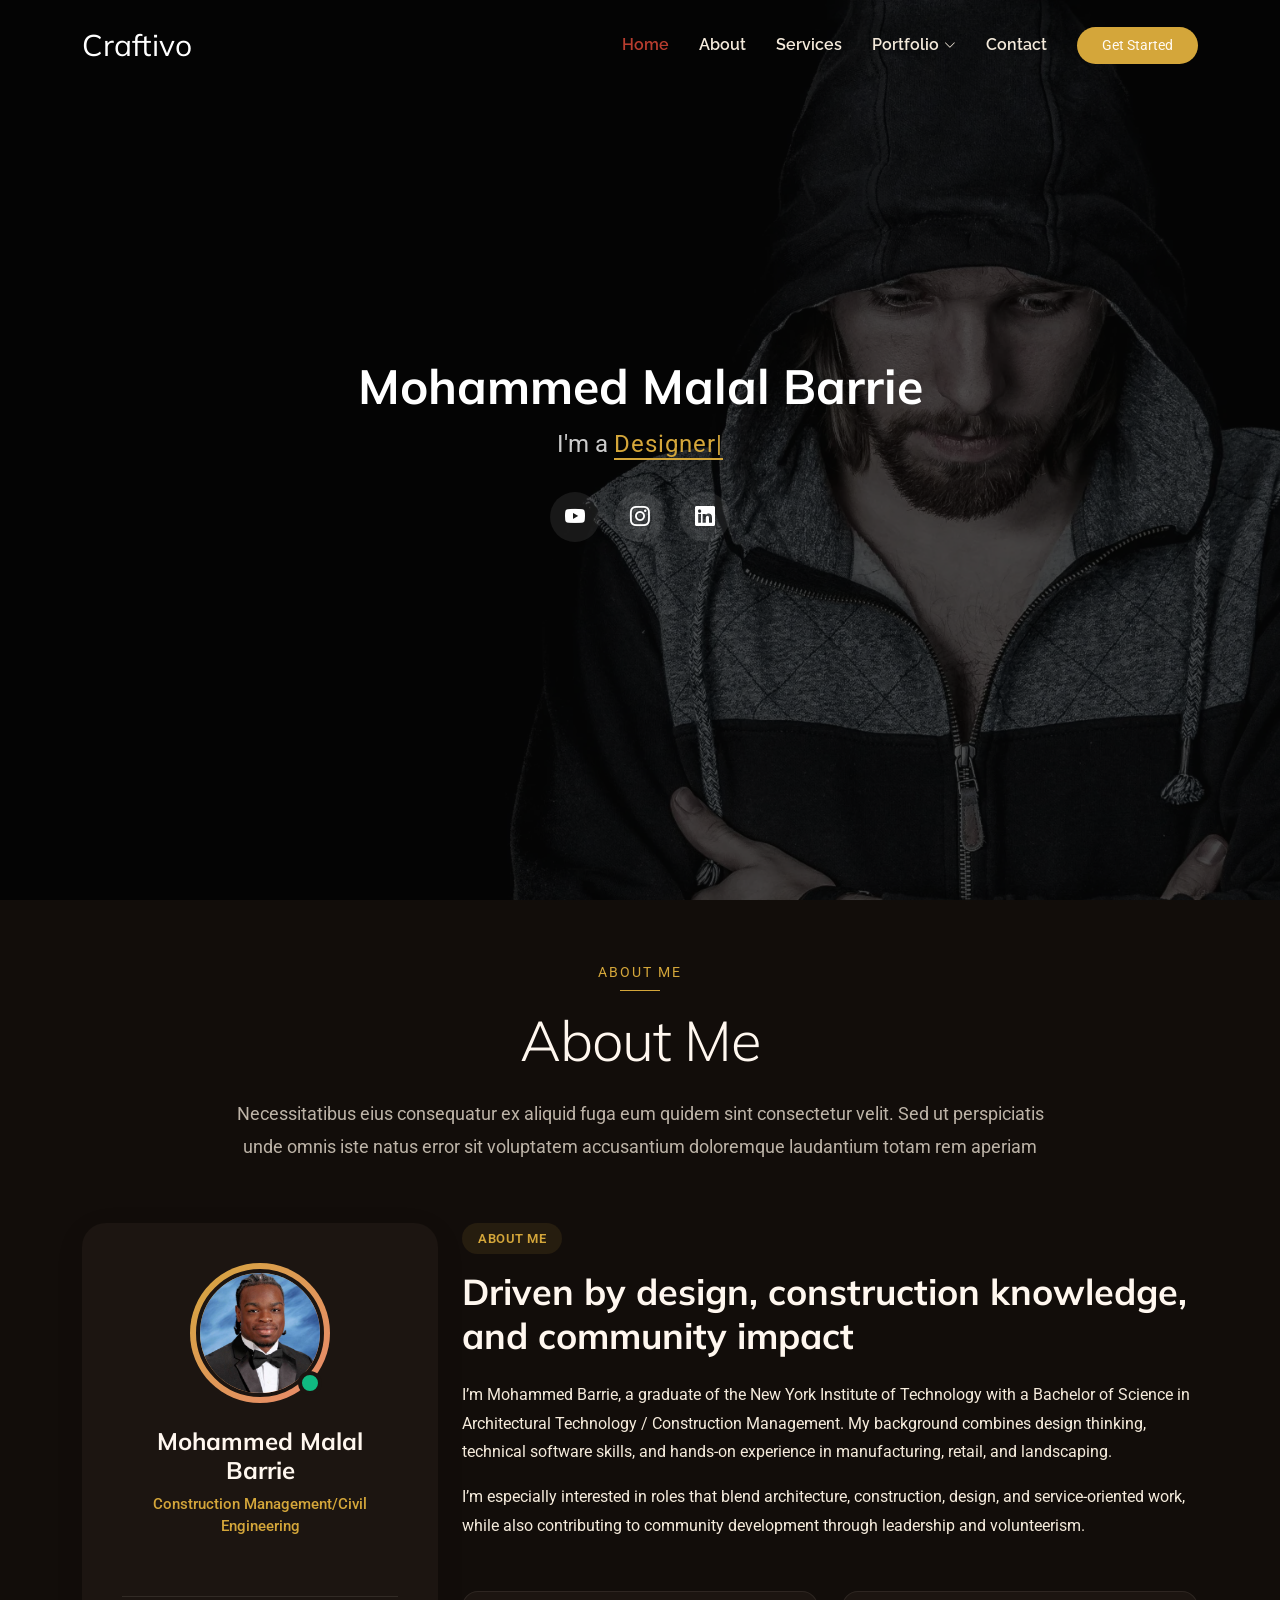
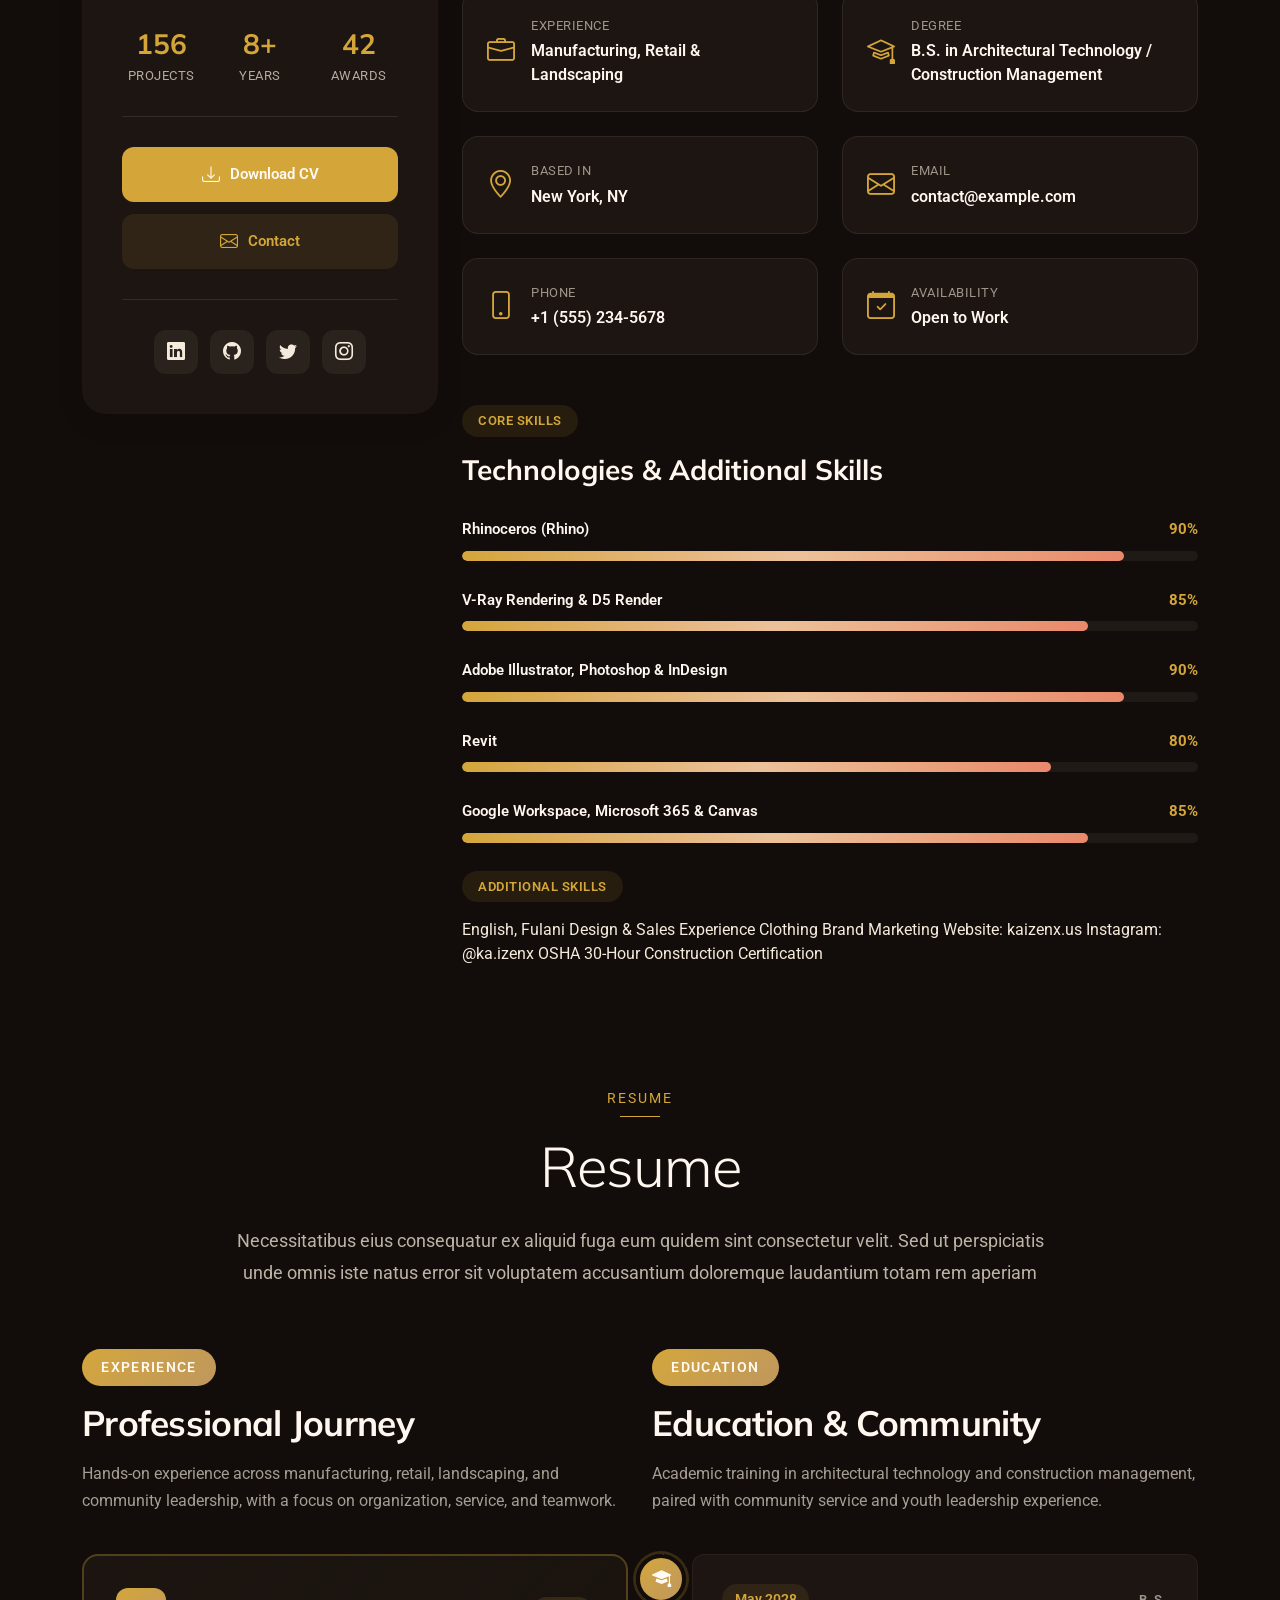
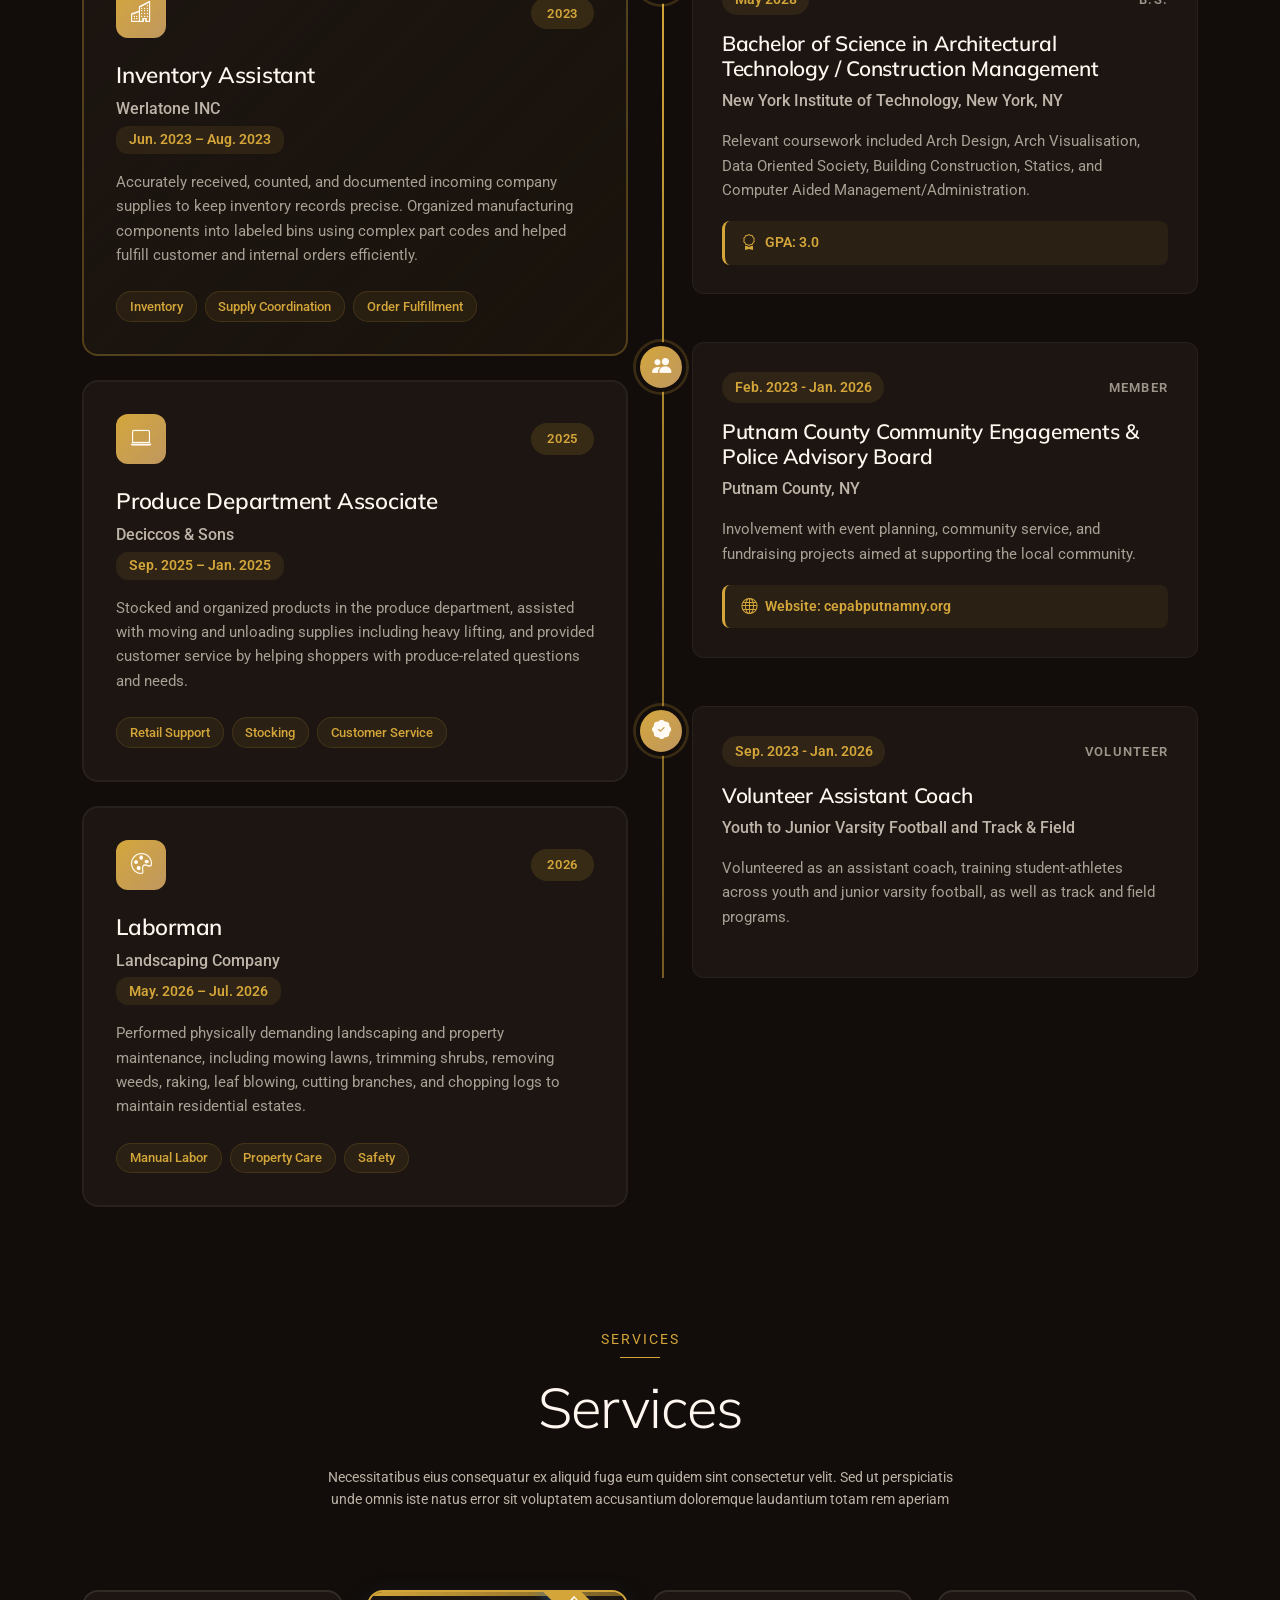
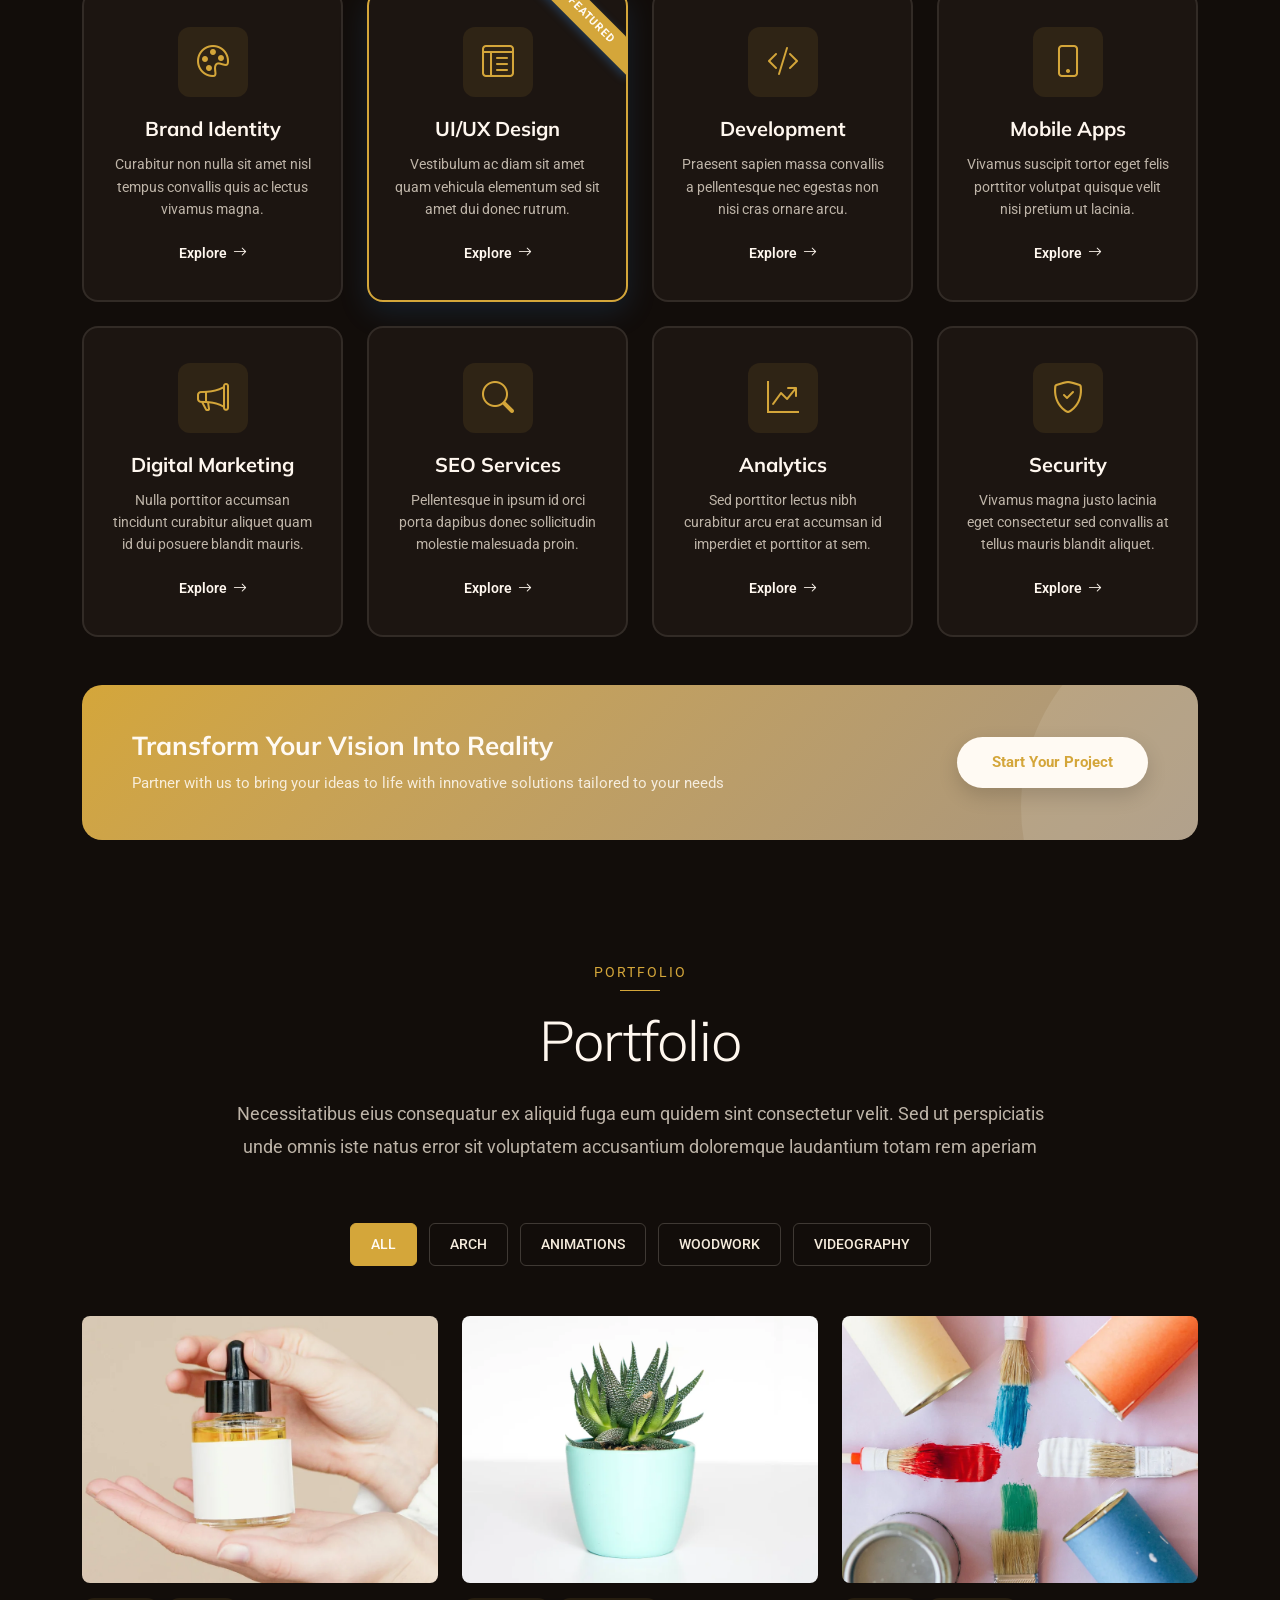
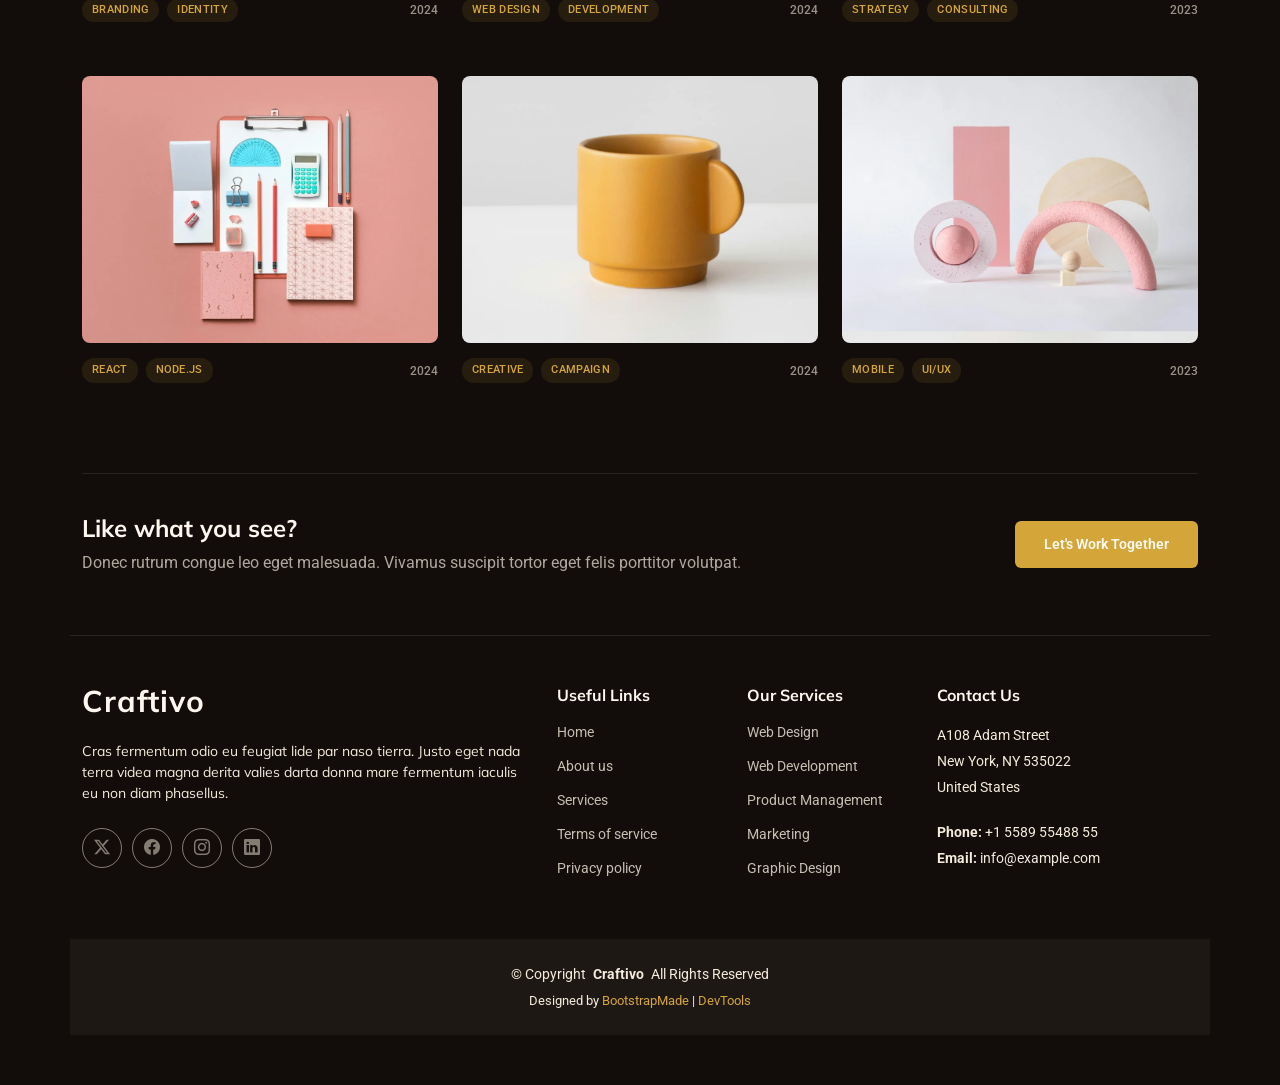
<file: index.html>
<!DOCTYPE html>
<html lang="en">

<head>
  <meta charset="utf-8">
  <meta content="width=device-width, initial-scale=1.0" name="viewport">
  <title>Index - Craftivo Bootstrap Template</title>
  <meta name="description" content="">
  <meta name="keywords" content="">

  <!-- Favicons -->
  <link href="assets/img/favicon.png" rel="icon">
  <link href="assets/img/apple-touch-icon.png" rel="apple-touch-icon">

  <!-- Fonts -->
  <link href="https://fonts.googleapis.com" rel="preconnect">
  <link href="https://fonts.gstatic.com" rel="preconnect" crossorigin>
  <link href="https://fonts.googleapis.com/css2?family=Roboto:ital,wght@0,100;0,300;0,400;0,500;0,700;0,900;1,100;1,300;1,400;1,500;1,700;1,900&family=Raleway:ital,wght@0,100;0,200;0,300;0,400;0,500;0,600;0,700;0,800;0,900;1,100;1,200;1,300;1,400;1,500;1,600;1,700;1,800;1,900&family=Mulish:ital,wght@0,200;0,300;0,400;0,500;0,600;0,700;0,800;0,900;1,200;1,300;1,400;1,500;1,600;1,700;1,800;1,900&display=swap" rel="stylesheet">

  <!-- Vendor CSS Files -->
  <link href="assets/vendor/bootstrap/css/bootstrap.min.css" rel="stylesheet">
  <link href="assets/vendor/bootstrap-icons/bootstrap-icons.css" rel="stylesheet">
  <link href="assets/vendor/aos/aos.css" rel="stylesheet">
  <link href="assets/vendor/glightbox/css/glightbox.min.css" rel="stylesheet">
  <link href="assets/vendor/swiper/swiper-bundle.min.css" rel="stylesheet">

  <!-- Main CSS File -->
  <link href="assets/css/main.css" rel="stylesheet">

  <!-- =======================================================
  * Template Name: Craftivo
  * Template URL: https://bootstrapmade.com/craftivo-bootstrap-portfolio-template/
  * Updated: Oct 04 2025 with Bootstrap v5.3.8
  * Author: BootstrapMade.com
  * License: https://bootstrapmade.com/license/
  ======================================================== -->
</head>

<body class="index-page">

  <header id="header" class="header d-flex align-items-center fixed-top">
    <div class="container-fluid container-xl position-relative d-flex align-items-center">

      <a href="index.html" class="logo d-flex align-items-center me-auto">
        <!-- Uncomment the line below if you also wish to use an image logo -->
        <!-- <img src="assets/img/logo.webp" alt=""> -->
        <h1 class="sitename">Craftivo</h1>
      </a>

      <nav id="navmenu" class="navmenu">
        <ul>
          <li><a href="#hero" class="active">Home</a></li>
          <li><a href="#about">About</a></li>
          <li><a href="#services">Services</a></li>
          <li class="dropdown"><a href="#portfolio"><span>Portfolio</span> <i class="bi bi-chevron-down toggle-dropdown"></i></a>
            <ul>
              <li><a href="#portfolio" data-portfolio-filter=".filter-arch">ARCH</a></li>
              <li><a href="#portfolio" data-portfolio-filter=".filter-animations">ANIMATIONS</a></li>
              <li><a href="#portfolio" data-portfolio-filter=".filter-woodwork">WOODWORK</a></li>
              <li><a href="#portfolio" data-portfolio-filter=".filter-videography">VIDEOGRAPHY</a></li>
            </ul>
          </li>
          <li><a href="#contact">Contact</a></li>
        </ul>
        <i class="mobile-nav-toggle d-xl-none bi bi-list"></i>
      </nav>

      <a class="btn-getstarted" href="#about">Get Started</a>

    </div>
  </header>

  <main class="main">

    <!-- Hero Section -->
    <section id="hero" class="hero section dark-background">

      <img src="assets/img/profile/profile-bg-5.webp" alt="" data-aos="fade-in">

      <div class="container" data-aos="fade-up" data-aos-delay="100">
        <div class="row justify-content-center">
          <div class="col-lg-8 text-center">
            <h2>Mohammed Malal Barrie</h2>
            <p>I'm a <span class="typed" data-typed-items="Designer, Developer, Freelancer, Photographer"></span><span class="typed-cursor" aria-hidden="true"></span></p>
            <div class="social-links">
            
              <a href="#"><i class="bi bi-youtube"></i></a>
              <a href="#"><i class="bi bi-instagram"></i></a>
              <a href="#"><i class="bi bi-linkedin"></i></a>
            </div>
          </div>
        </div>
      </div>

    </section><!-- /Hero Section -->

    <!-- About Section -->
    <section id="about" class="about section">

      <!-- Section Title -->
      <div class="container section-title" data-aos="fade-up">
        <span class="subtitle">About Me</span>
        <h2>About Me</h2>
        <p>Necessitatibus eius consequatur ex aliquid fuga eum quidem sint consectetur velit. Sed ut perspiciatis unde omnis iste natus error sit voluptatem accusantium doloremque laudantium totam rem aperiam</p>
      </div><!-- End Section Title -->

      <div class="container" data-aos="fade-up" data-aos-delay="100">

        <div class="row gy-5">
          <div class="col-lg-4" data-aos="zoom-in" data-aos-delay="150">
            <div class="profile-card">
              <div class="profile-header">
                <div class="profile-avatar">
                  <img src="assets/img/profile/profile-square-3.jpg" class="img-fluid" alt="">
                  <div class="status-indicator"></div>
                </div>
                <h3>Mohammed Malal Barrie</h3>
                <span class="role"> Construction Management/Civil Engineering </span>
                <div class="rating">
                  
            
                </div>
              </div>

              <div class="profile-stats">
                <div class="stat-item">
                  <h4>156</h4>
                  <p>Projects</p>
                </div>
                <div class="stat-item">
                  <h4>8+</h4>
                  <p>Years</p>
                </div>
                <div class="stat-item">
                  <h4>42</h4>
                  <p>Awards</p>
                </div>
              </div>

              <div class="profile-actions">
                <a href="#" class="btn-primary"><i class="bi bi-download"></i> Download CV</a>
                <a href="#" class="btn-secondary"><i class="bi bi-envelope"></i> Contact</a>
              </div>

              <div class="social-connect">
                <a href="#"><i class="bi bi-linkedin"></i></a>
                <a href="#"><i class="bi bi-github"></i></a>
                <a href="#"><i class="bi bi-twitter"></i></a>
                <a href="#"><i class="bi bi-instagram"></i></a>
              </div>
            </div>
          </div>

          <div class="col-lg-8" data-aos="fade-left" data-aos-delay="200">
            <div class="content-wrapper">
              <div class="bio-section">
                <div class="section-tag">About Me</div>
                <h2>Driven by design, construction knowledge, and community impact</h2>
                <p>I’m Mohammed Barrie, a graduate of the New York Institute of Technology with a Bachelor of Science in Architectural Technology / Construction Management. My background combines design thinking, technical software skills, and hands-on experience in manufacturing, retail, and landscaping.</p>
                <p>I’m especially interested in roles that blend architecture, construction, design, and service-oriented work, while also contributing to community development through leadership and volunteerism.</p>
              </div>

              <div class="details-grid">
                <div class="detail-item" data-aos="fade-up" data-aos-delay="250">
                  <i class="bi bi-briefcase"></i>
                  <div class="detail-content">
                    <span>Experience</span>
                    <strong>Manufacturing, Retail &amp; Landscaping</strong>
                  </div>
                </div>

                <div class="detail-item" data-aos="fade-up" data-aos-delay="300">
                  <i class="bi bi-mortarboard"></i>
                  <div class="detail-content">
                    <span>Degree</span>
                    <strong>B.S. in Architectural Technology / Construction Management</strong>
                  </div>
                </div>

                <div class="detail-item" data-aos="fade-up" data-aos-delay="350">
                  <i class="bi bi-geo-alt"></i>
                  <div class="detail-content">
                    <span>Based In</span>
                    <strong>New York, NY</strong>
                  </div>
                </div>

                <div class="detail-item" data-aos="fade-up" data-aos-delay="100">
                  <i class="bi bi-envelope"></i>
                  <div class="detail-content">
                    <span>Email</span>
                    <strong>contact@example.com</strong>
                  </div>
                </div>

                <div class="detail-item" data-aos="fade-up" data-aos-delay="150">
                  <i class="bi bi-phone"></i>
                  <div class="detail-content">
                    <span>Phone</span>
                    <strong>+1 (555) 234-5678</strong>
                  </div>
                </div>

                <div class="detail-item" data-aos="fade-up" data-aos-delay="200">
                  <i class="bi bi-calendar-check"></i>
                  <div class="detail-content">
                    <span>Availability</span>
                    <strong>Open to Work</strong>
                  </div>
                </div>
              </div>

              <div class="skills-showcase" data-aos="fade-up" data-aos-delay="250">
                <div class="section-tag">Core Skills</div>
                <h3>Technologies &amp; Additional Skills</h3>

                <div class="skills-list skills-animation">
                  <div class="skill-item">
                    <div class="skill-info">
                      <span class="skill-name">Rhinoceros (Rhino)</span>
                      <span class="skill-percent">90%</span>
                    </div>
                    <div class="progress">
                      <div class="progress-bar" role="progressbar" aria-valuenow="90" aria-valuemin="0" aria-valuemax="100"></div>
                    </div>
                  </div>

                  <div class="skill-item">
                    <div class="skill-info">
                      <span class="skill-name">V-Ray Rendering &amp; D5 Render</span>
                      <span class="skill-percent">85%</span>
                    </div>
                    <div class="progress">
                      <div class="progress-bar" role="progressbar" aria-valuenow="85" aria-valuemin="0" aria-valuemax="100"></div>
                    </div>
                  </div>

                  <div class="skill-item">
                    <div class="skill-info">
                      <span class="skill-name">Adobe Illustrator, Photoshop &amp; InDesign</span>
                      <span class="skill-percent">90%</span>
                    </div>
                    <div class="progress">
                      <div class="progress-bar" role="progressbar" aria-valuenow="90" aria-valuemin="0" aria-valuemax="100"></div>
                    </div>
                  </div>

                  <div class="skill-item">
                    <div class="skill-info">
                      <span class="skill-name">Revit</span>
                      <span class="skill-percent">80%</span>
                    </div>
                    <div class="progress">
                      <div class="progress-bar" role="progressbar" aria-valuenow="80" aria-valuemin="0" aria-valuemax="100"></div>
                    </div>
                  </div>

                  <div class="skill-item">
                    <div class="skill-info">
                      <span class="skill-name">Google Workspace, Microsoft 365 &amp; Canvas</span>
                      <span class="skill-percent">85%</span>
                    </div>
                    <div class="progress">
                      <div class="progress-bar" role="progressbar" aria-valuenow="85" aria-valuemin="0" aria-valuemax="100"></div>
                    </div>
                  </div>
                </div>

                <div class="mt-4">
                  <div class="section-tag">Additional Skills</div>
                  <div class="skills-tags">
                    <span class="skill-tag">English, Fulani</span>
                    <span class="skill-tag">Design &amp; Sales Experience</span>
                    <span class="skill-tag">Clothing Brand Marketing</span>
                    <span class="skill-tag">Website: kaizenx.us</span>
                    <span class="skill-tag">Instagram: @ka.izenx</span>
                    <span class="skill-tag">OSHA 30-Hour Construction Certification</span>
                  </div>
                </div>
              </div>
            </div>
          </div>
        </div>

      </div>

    </section><!-- /About Section -->

    <!-- Resume Section -->
    <section id="resume" class="resume section">

      <!-- Section Title -->
      <div class="container section-title" data-aos="fade-up">
        <span class="subtitle">Resume</span>
        <h2>Resume</h2>
        <p>Necessitatibus eius consequatur ex aliquid fuga eum quidem sint consectetur velit. Sed ut perspiciatis unde omnis iste natus error sit voluptatem accusantium doloremque laudantium totam rem aperiam</p>
      </div><!-- End Section Title -->

      <div class="container" data-aos="fade-up" data-aos-delay="100">

        <div class="row gy-5">
          <div class="col-lg-6">
            <div class="experience-section">
              <div class="section-header" data-aos="fade-right" data-aos-delay="200">
                <div class="header-content">
                  <span class="section-badge">Experience</span>
                  <h2>Professional Journey</h2>
                  <p>Hands-on experience across manufacturing, retail, landscaping, and community leadership, with a focus on organization, service, and teamwork.</p>
                </div>
              </div>

              <div class="experience-cards">
                <div class="exp-card featured" data-aos="zoom-in" data-aos-delay="300">
                  <div class="card-header">
                    <div class="company-logo">
                      <i class="bi bi-buildings"></i>
                    </div>
                    <div class="period-badge">2023</div>
                  </div>
                  <div class="card-body">
                    <h3>Inventory Assistant</h3>
                    <p class="company-name">Werlatone INC</p>
                    <span class="duration">Jun. 2023 – Aug. 2023</span>
                    <p class="description">Accurately received, counted, and documented incoming company supplies to keep inventory records precise. Organized manufacturing components into labeled bins using complex part codes and helped fulfill customer and internal orders efficiently.</p>
                    <div class="skills-tags">
                      <span class="skill-tag">Inventory</span>
                      <span class="skill-tag">Supply Coordination</span>
                      <span class="skill-tag">Order Fulfillment</span>
                    </div>
                  </div>
                </div>

                <div class="exp-card" data-aos="zoom-in" data-aos-delay="350">
                  <div class="card-header">
                    <div class="company-logo">
                      <i class="bi bi-laptop"></i>
                    </div>
                    <div class="period-badge">2025</div>
                  </div>
                  <div class="card-body">
                    <h3>Produce Department Associate</h3>
                    <p class="company-name">Deciccos &amp; Sons</p>
                    <span class="duration">Sep. 2025 – Jan. 2025</span>
                    <p class="description">Stocked and organized products in the produce department, assisted with moving and unloading supplies including heavy lifting, and provided customer service by helping shoppers with produce-related questions and needs.</p>
                    <div class="skills-tags">
                      <span class="skill-tag">Retail Support</span>
                      <span class="skill-tag">Stocking</span>
                      <span class="skill-tag">Customer Service</span>
                    </div>
                  </div>
                </div>

                <div class="exp-card" data-aos="zoom-in" data-aos-delay="400">
                  <div class="card-header">
                    <div class="company-logo">
                      <i class="bi bi-palette"></i>
                    </div>
                    <div class="period-badge">2026</div>
                  </div>
                  <div class="card-body">
                    <h3>Laborman</h3>
                    <p class="company-name">Landscaping Company</p>
                    <span class="duration">May. 2026 – Jul. 2026</span>
                    <p class="description">Performed physically demanding landscaping and property maintenance, including mowing lawns, trimming shrubs, removing weeds, raking, leaf blowing, cutting branches, and chopping logs to maintain residential estates.</p>
                    <div class="skills-tags">
                      <span class="skill-tag">Manual Labor</span>
                      <span class="skill-tag">Property Care</span>
                      <span class="skill-tag">Safety</span>
                    </div>
                  </div>
                </div>
              </div>
            </div>
          </div>

          <div class="col-lg-6">
            <div class="education-section">
              <div class="section-header" data-aos="fade-left" data-aos-delay="200">
                <div class="header-content">
                  <span class="section-badge">Education</span>
                  <h2>Education &amp; Community</h2>
                  <p>Academic training in architectural technology and construction management, paired with community service and youth leadership experience.</p>
                </div>
              </div>

              <div class="education-timeline" data-aos="fade-left" data-aos-delay="300">
                <div class="timeline-track">
                  <div class="timeline-item">
                    <div class="timeline-marker">
                      <i class="bi bi-mortarboard-fill"></i>
                    </div>
                    <div class="timeline-content">
                      <div class="education-meta">
                        <span class="year-range">May 2028</span>
                        <span class="degree-level">B.S.</span>
                      </div>
                      <h4>Bachelor of Science in Architectural Technology / Construction Management</h4>
                      <p class="institution">New York Institute of Technology, New York, NY</p>
                      <p class="description">Relevant coursework included Arch Design, Arch Visualisation, Data Oriented Society, Building Construction, Statics, and Computer Aided Management/Administration.</p>
                      <div class="achievement">
                        <i class="bi bi-award"></i>
                        <span>GPA: 3.0</span>
                      </div>
                    </div>
                  </div>

                  <div class="timeline-item">
                    <div class="timeline-marker">
                      <i class="bi bi-people-fill"></i>
                    </div>
                    <div class="timeline-content">
                      <div class="education-meta">
                        <span class="year-range">Feb. 2023 - Jan. 2026</span>
                        <span class="degree-level">Member</span>
                      </div>
                      <h4>Putnam County Community Engagements &amp; Police Advisory Board</h4>
                      <p class="institution">Putnam County, NY</p>
                      <p class="description">Involvement with event planning, community service, and fundraising projects aimed at supporting the local community.</p>
                      <div class="achievement">
                        <i class="bi bi-globe"></i>
                        <span>Website: cepabputnamny.org</span>
                      </div>
                    </div>
                  </div>

                  <div class="timeline-item">
                    <div class="timeline-marker">
                      <i class="bi bi-patch-check-fill"></i>
                    </div>
                    <div class="timeline-content">
                      <div class="education-meta">
                        <span class="year-range">Sep. 2023 - Jan. 2026</span>
                        <span class="degree-level">Volunteer</span>
                      </div>
                      <h4>Volunteer Assistant Coach</h4>
                      <p class="institution">Youth to Junior Varsity Football and Track &amp; Field</p>
                      <p class="description">Volunteered as an assistant coach, training student-athletes across youth and junior varsity football, as well as track and field programs.</p>
                    </div>
                  </div>
                </div>
              </div>
            </div>
          </div>
        </div>

      </div>

    </section><!-- /Resume Section -->

    <!-- Services Section -->
    <section id="services" class="services section">

      <!-- Section Title -->
      <div class="container section-title" data-aos="fade-up">
        <span class="subtitle">Services</span>
        <h2>Services</h2>
        <p>Necessitatibus eius consequatur ex aliquid fuga eum quidem sint consectetur velit. Sed ut perspiciatis unde omnis iste natus error sit voluptatem accusantium doloremque laudantium totam rem aperiam</p>
      </div><!-- End Section Title -->

      <div class="container" data-aos="fade-up" data-aos-delay="100">

        <div class="row gy-4">
          <div class="col-lg-3 col-md-6" data-aos="zoom-in" data-aos-delay="100">
            <div class="service-item">
              <div class="icon-wrapper">
                <i class="bi bi-palette"></i>
              </div>
              <h4>Brand Identity</h4>
              <p>Curabitur non nulla sit amet nisl tempus convallis quis ac lectus vivamus magna.</p>
              <a href="service-details.html" class="read-more">
                <span>Explore</span>
                <i class="bi bi-arrow-right"></i>
              </a>
            </div>
          </div>

          <div class="col-lg-3 col-md-6" data-aos="zoom-in" data-aos-delay="200">
            <div class="service-item featured">
              <div class="featured-tag">Featured</div>
              <div class="icon-wrapper">
                <i class="bi bi-layout-text-window-reverse"></i>
              </div>
              <h4>UI/UX Design</h4>
              <p>Vestibulum ac diam sit amet quam vehicula elementum sed sit amet dui donec rutrum.</p>
              <a href="service-details.html" class="read-more">
                <span>Explore</span>
                <i class="bi bi-arrow-right"></i>
              </a>
            </div>
          </div>

          <div class="col-lg-3 col-md-6" data-aos="zoom-in" data-aos-delay="300">
            <div class="service-item">
              <div class="icon-wrapper">
                <i class="bi bi-code-slash"></i>
              </div>
              <h4>Development</h4>
              <p>Praesent sapien massa convallis a pellentesque nec egestas non nisi cras ornare arcu.</p>
              <a href="service-details.html" class="read-more">
                <span>Explore</span>
                <i class="bi bi-arrow-right"></i>
              </a>
            </div>
          </div>

          <div class="col-lg-3 col-md-6" data-aos="zoom-in" data-aos-delay="400">
            <div class="service-item">
              <div class="icon-wrapper">
                <i class="bi bi-phone"></i>
              </div>
              <h4>Mobile Apps</h4>
              <p>Vivamus suscipit tortor eget felis porttitor volutpat quisque velit nisi pretium ut lacinia.</p>
              <a href="service-details.html" class="read-more">
                <span>Explore</span>
                <i class="bi bi-arrow-right"></i>
              </a>
            </div>
          </div>

          <div class="col-lg-3 col-md-6" data-aos="zoom-in" data-aos-delay="100">
            <div class="service-item">
              <div class="icon-wrapper">
                <i class="bi bi-megaphone"></i>
              </div>
              <h4>Digital Marketing</h4>
              <p>Nulla porttitor accumsan tincidunt curabitur aliquet quam id dui posuere blandit mauris.</p>
              <a href="service-details.html" class="read-more">
                <span>Explore</span>
                <i class="bi bi-arrow-right"></i>
              </a>
            </div>
          </div>

          <div class="col-lg-3 col-md-6" data-aos="zoom-in" data-aos-delay="200">
            <div class="service-item">
              <div class="icon-wrapper">
                <i class="bi bi-search"></i>
              </div>
              <h4>SEO Services</h4>
              <p>Pellentesque in ipsum id orci porta dapibus donec sollicitudin molestie malesuada proin.</p>
              <a href="service-details.html" class="read-more">
                <span>Explore</span>
                <i class="bi bi-arrow-right"></i>
              </a>
            </div>
          </div>

          <div class="col-lg-3 col-md-6" data-aos="zoom-in" data-aos-delay="300">
            <div class="service-item">
              <div class="icon-wrapper">
                <i class="bi bi-graph-up-arrow"></i>
              </div>
              <h4>Analytics</h4>
              <p>Sed porttitor lectus nibh curabitur arcu erat accumsan id imperdiet et porttitor at sem.</p>
              <a href="service-details.html" class="read-more">
                <span>Explore</span>
                <i class="bi bi-arrow-right"></i>
              </a>
            </div>
          </div>

          <div class="col-lg-3 col-md-6" data-aos="zoom-in" data-aos-delay="400">
            <div class="service-item">
              <div class="icon-wrapper">
                <i class="bi bi-shield-check"></i>
              </div>
              <h4>Security</h4>
              <p>Vivamus magna justo lacinia eget consectetur sed convallis at tellus mauris blandit aliquet.</p>
              <a href="service-details.html" class="read-more">
                <span>Explore</span>
                <i class="bi bi-arrow-right"></i>
              </a>
            </div>
          </div>

        </div>

        <div class="row mt-5">
          <div class="col-12" data-aos="fade-up" data-aos-delay="200">
            <div class="cta-box">
              <div class="row align-items-center">
                <div class="col-lg-8">
                  <h3>Transform Your Vision Into Reality</h3>
                  <p>Partner with us to bring your ideas to life with innovative solutions tailored to your needs</p>
                </div>
                <div class="col-lg-4 text-lg-end text-center">
                  <a href="service-details.html" class="cta-btn">Start Your Project</a>
                </div>
              </div>
            </div>
          </div>
        </div>

      </div>

    </section><!-- /Services Section -->

    <!-- Portfolio Section -->
    <section id="portfolio" class="portfolio section">

      <!-- Section Title -->
      <div class="container section-title" data-aos="fade-up">
        <span class="subtitle">Portfolio</span>
        <h2>Portfolio</h2>
        <p>Necessitatibus eius consequatur ex aliquid fuga eum quidem sint consectetur velit. Sed ut perspiciatis unde omnis iste natus error sit voluptatem accusantium doloremque laudantium totam rem aperiam</p>
      </div><!-- End Section Title -->

      <div class="container" data-aos="fade-up" data-aos-delay="100">

        <div class="isotope-layout" data-default-filter="*" data-layout="masonry" data-sort="original-order">
          <ul class="portfolio-filters isotope-filters" data-aos="fade-up" data-aos-delay="200">
            <li data-filter="*" class="filter-active">ALL</li>
            <li data-filter=".filter-arch">ARCH</li>
            <li data-filter=".filter-animations">ANIMATIONS</li>
            <li data-filter=".filter-woodwork">WOODWORK</li>
            <li data-filter=".filter-videography">VIDEOGRAPHY</li>
          </ul>

          <div class="row gy-4 isotope-container" data-aos="fade-up" data-aos-delay="300">
            <div class="col-lg-4 col-md-6 portfolio-item isotope-item filter-arch">
              <div class="portfolio-card">
                <div class="portfolio-image-container">
                  <img src="assets/img/portfolio/portfolio-1.webp" alt="Creative Project" class="img-fluid" loading="lazy">
                  <div class="portfolio-overlay">
                    <div class="portfolio-info">
                      <span class="project-category">Creative Design</span>
                      <h4>Visual Identity System</h4>
                    </div>
                    <div class="portfolio-actions">
                      <a href="assets/img/portfolio/portfolio-1.webp" class="glightbox portfolio-link">
                        <i class="bi bi-plus-lg"></i>
                      </a>
                      <a href="#" class="portfolio-details">
                        <i class="bi bi-arrow-right"></i>
                      </a>
                    </div>
                  </div>
                </div>
                <div class="portfolio-meta">
                  <div class="project-tags">
                    <span class="tag">Branding</span>
                    <span class="tag">Identity</span>
                  </div>
                  <div class="project-year">2024</div>
                </div>
              </div>
            </div>

            <div class="col-lg-4 col-md-6 portfolio-item isotope-item filter-arch">
              <div class="portfolio-card">
                <div class="portfolio-image-container">
                  <img src="assets/img/portfolio/portfolio-2.webp" alt="Digital Project" class="img-fluid" loading="lazy">
                  <div class="portfolio-overlay">
                    <div class="portfolio-info">
                      <span class="project-category">Digital Experience</span>
                      <h4>Interactive Web Platform</h4>
                    </div>
                    <div class="portfolio-actions">
                      <a href="assets/img/portfolio/portfolio-2.webp" class="glightbox portfolio-link">
                        <i class="bi bi-plus-lg"></i>
                      </a>
                      <a href="#" class="portfolio-details">
                        <i class="bi bi-arrow-right"></i>
                      </a>
                    </div>
                  </div>
                </div>
                <div class="portfolio-meta">
                  <div class="project-tags">
                    <span class="tag">Web Design</span>
                    <span class="tag">Development</span>
                  </div>
                  <div class="project-year">2024</div>
                </div>
              </div>
            </div>

            <div class="col-lg-4 col-md-6 portfolio-item isotope-item filter-animations">
              <div class="portfolio-card">
                <div class="portfolio-image-container">
                  <img src="assets/img/portfolio/portfolio-3.webp" alt="Strategy Project" class="img-fluid" loading="lazy">
                  <div class="portfolio-overlay">
                    <div class="portfolio-info">
                      <span class="project-category">Brand Strategy</span>
                      <h4>Market Positioning</h4>
                    </div>
                    <div class="portfolio-actions">
                      <a href="assets/img/portfolio/portfolio-3.webp" class="glightbox portfolio-link">
                        <i class="bi bi-plus-lg"></i>
                      </a>
                      <a href="#" class="portfolio-details">
                        <i class="bi bi-arrow-right"></i>
                      </a>
                    </div>
                  </div>
                </div>
                <div class="portfolio-meta">
                  <div class="project-tags">
                    <span class="tag">Strategy</span>
                    <span class="tag">Consulting</span>
                  </div>
                  <div class="project-year">2023</div>
                </div>
              </div>
            </div>

            <div class="col-lg-4 col-md-6 portfolio-item isotope-item filter-animations">
              <div class="portfolio-card">
                <div class="portfolio-image-container">
                  <img src="assets/img/portfolio/portfolio-4.webp" alt="Development Project" class="img-fluid" loading="lazy">
                  <div class="portfolio-overlay">
                    <div class="portfolio-info">
                      <span class="project-category">Full Stack</span>
                      <h4>Custom Application</h4>
                    </div>
                    <div class="portfolio-actions">
                      <a href="assets/img/portfolio/portfolio-4.webp" class="glightbox portfolio-link">
                        <i class="bi bi-plus-lg"></i>
                      </a>
                      <a href="#" class="portfolio-details">
                        <i class="bi bi-arrow-right"></i>
                      </a>
                    </div>
                  </div>
                </div>
                <div class="portfolio-meta">
                  <div class="project-tags">
                    <span class="tag">React</span>
                    <span class="tag">Node.js</span>
                  </div>
                  <div class="project-year">2024</div>
                </div>
              </div>
            </div>

            <div class="col-lg-4 col-md-6 portfolio-item isotope-item filter-woodwork">
              <div class="portfolio-card">
                <div class="portfolio-image-container">
                  <img src="assets/img/portfolio/portfolio-5.webp" alt="Creative Project" class="img-fluid" loading="lazy">
                  <div class="portfolio-overlay">
                    <div class="portfolio-info">
                      <span class="project-category">Art Direction</span>
                      <h4>Campaign Design</h4>
                    </div>
                    <div class="portfolio-actions">
                      <a href="assets/img/portfolio/portfolio-5.webp" class="glightbox portfolio-link">
                        <i class="bi bi-plus-lg"></i>
                      </a>
                      <a href="#" class="portfolio-details">
                        <i class="bi bi-arrow-right"></i>
                      </a>
                    </div>
                  </div>
                </div>
                <div class="portfolio-meta">
                  <div class="project-tags">
                    <span class="tag">Creative</span>
                    <span class="tag">Campaign</span>
                  </div>
                  <div class="project-year">2024</div>
                </div>
              </div>
            </div>

            <div class="col-lg-4 col-md-6 portfolio-item isotope-item filter-videography">
              <div class="portfolio-card">
                <div class="portfolio-image-container">
                  <img src="assets/img/portfolio/portfolio-6.webp" alt="Digital Project" class="img-fluid" loading="lazy">
                  <div class="portfolio-overlay">
                    <div class="portfolio-info">
                      <span class="project-category">Digital Product</span>
                      <h4>Mobile Experience</h4>
                    </div>
                    <div class="portfolio-actions">
                      <a href="assets/img/portfolio/portfolio-6.webp" class="glightbox portfolio-link">
                        <i class="bi bi-plus-lg"></i>
                      </a>
                      <a href="#" class="portfolio-details">
                        <i class="bi bi-arrow-right"></i>
                      </a>
                    </div>
                  </div>
                </div>
                <div class="portfolio-meta">
                  <div class="project-tags">
                    <span class="tag">Mobile</span>
                    <span class="tag">UI/UX</span>
                  </div>
                  <div class="project-year">2023</div>
                </div>
              </div>
            </div>
          </div>

        </div>

        <div class="portfolio-bottom" data-aos="fade-up" data-aos-delay="400">
          <div class="row align-items-center">
            <div class="col-lg-8">
              <h3>Like what you see?</h3>
              <p>Donec rutrum congue leo eget malesuada. Vivamus suscipit tortor eget felis porttitor volutpat.</p>
            </div>
            <div class="col-lg-4 text-lg-end">
              <a href="#contact" class="btn btn-accent">Let's Work Together</a>
            </div>
          </div>
        </div>

      </div>

    </section><!-- /Portfolio Section -->



  </main>

  <footer id="footer" class="footer">

    <div class="container footer-top">
      <div class="row gy-4">
        <div class="col-lg-5 col-md-12 footer-about">
          <a href="index.html" class="logo d-flex align-items-center">
            <span class="sitename">Craftivo</span>
          </a>
          <p>Cras fermentum odio eu feugiat lide par naso tierra. Justo eget nada terra videa magna derita valies darta donna mare fermentum iaculis eu non diam phasellus.</p>
          <div class="social-links d-flex mt-4">
            <a href=""><i class="bi bi-twitter-x"></i></a>
            <a href=""><i class="bi bi-facebook"></i></a>
            <a href=""><i class="bi bi-instagram"></i></a>
            <a href=""><i class="bi bi-linkedin"></i></a>
          </div>
        </div>

        <div class="col-lg-2 col-6 footer-links">
          <h4>Useful Links</h4>
          <ul>
            <li><a href="#">Home</a></li>
            <li><a href="#">About us</a></li>
            <li><a href="#">Services</a></li>
            <li><a href="#">Terms of service</a></li>
            <li><a href="#">Privacy policy</a></li>
          </ul>
        </div>

        <div class="col-lg-2 col-6 footer-links">
          <h4>Our Services</h4>
          <ul>
            <li><a href="#">Web Design</a></li>
            <li><a href="#">Web Development</a></li>
            <li><a href="#">Product Management</a></li>
            <li><a href="#">Marketing</a></li>
            <li><a href="#">Graphic Design</a></li>
          </ul>
        </div>

        <div class="col-lg-3 col-md-12 footer-contact text-center text-md-start">
          <h4>Contact Us</h4>
          <p>A108 Adam Street</p>
          <p>New York, NY 535022</p>
          <p>United States</p>
          <p class="mt-4"><strong>Phone:</strong> <span>+1 5589 55488 55</span></p>
          <p><strong>Email:</strong> <span>info@example.com</span></p>
        </div>

      </div>
    </div>

    <div class="container copyright text-center mt-4">
      <p>© <span>Copyright</span> <strong class="px-1 sitename">Craftivo</strong> <span>All Rights Reserved</span></p>
      <div class="credits">
        <!-- All the links in the footer should remain intact. -->
        <!-- You can delete the links only if you've purchased the pro version. -->
        <!-- Licensing information: https://bootstrapmade.com/license/ -->
        <!-- Purchase the pro version with working PHP/AJAX contact form: [buy-url] -->
        Designed by <a href="https://bootstrapmade.com/">BootstrapMade</a> | <a href="https://bootstrapmade.com/tools/">DevTools</a>
      </div>
    </div>

  </footer>

  <!-- Scroll Top -->
  <a href="#" id="scroll-top" class="scroll-top d-flex align-items-center justify-content-center"><i class="bi bi-arrow-up-short"></i></a>

  <!-- Preloader -->
  <div id="preloader">
    <div class="line"></div>
  </div>

  <!-- Vendor JS Files -->
  <script src="assets/vendor/bootstrap/js/bootstrap.bundle.min.js"></script>
  <script src="assets/vendor/php-email-form/validate.js"></script>
  <script src="assets/vendor/aos/aos.js"></script>
  <script src="assets/vendor/typed.js/typed.umd.js"></script>
  <script src="assets/vendor/waypoints/noframework.waypoints.js"></script>
  <script src="assets/vendor/glightbox/js/glightbox.min.js"></script>
  <script src="assets/vendor/imagesloaded/imagesloaded.pkgd.min.js"></script>
  <script src="assets/vendor/isotope-layout/isotope.pkgd.min.js"></script>
  <script src="assets/vendor/swiper/swiper-bundle.min.js"></script>

  <!-- Main JS File -->
  <script src="assets/js/main.js"></script>

</body>

</html>
</file>
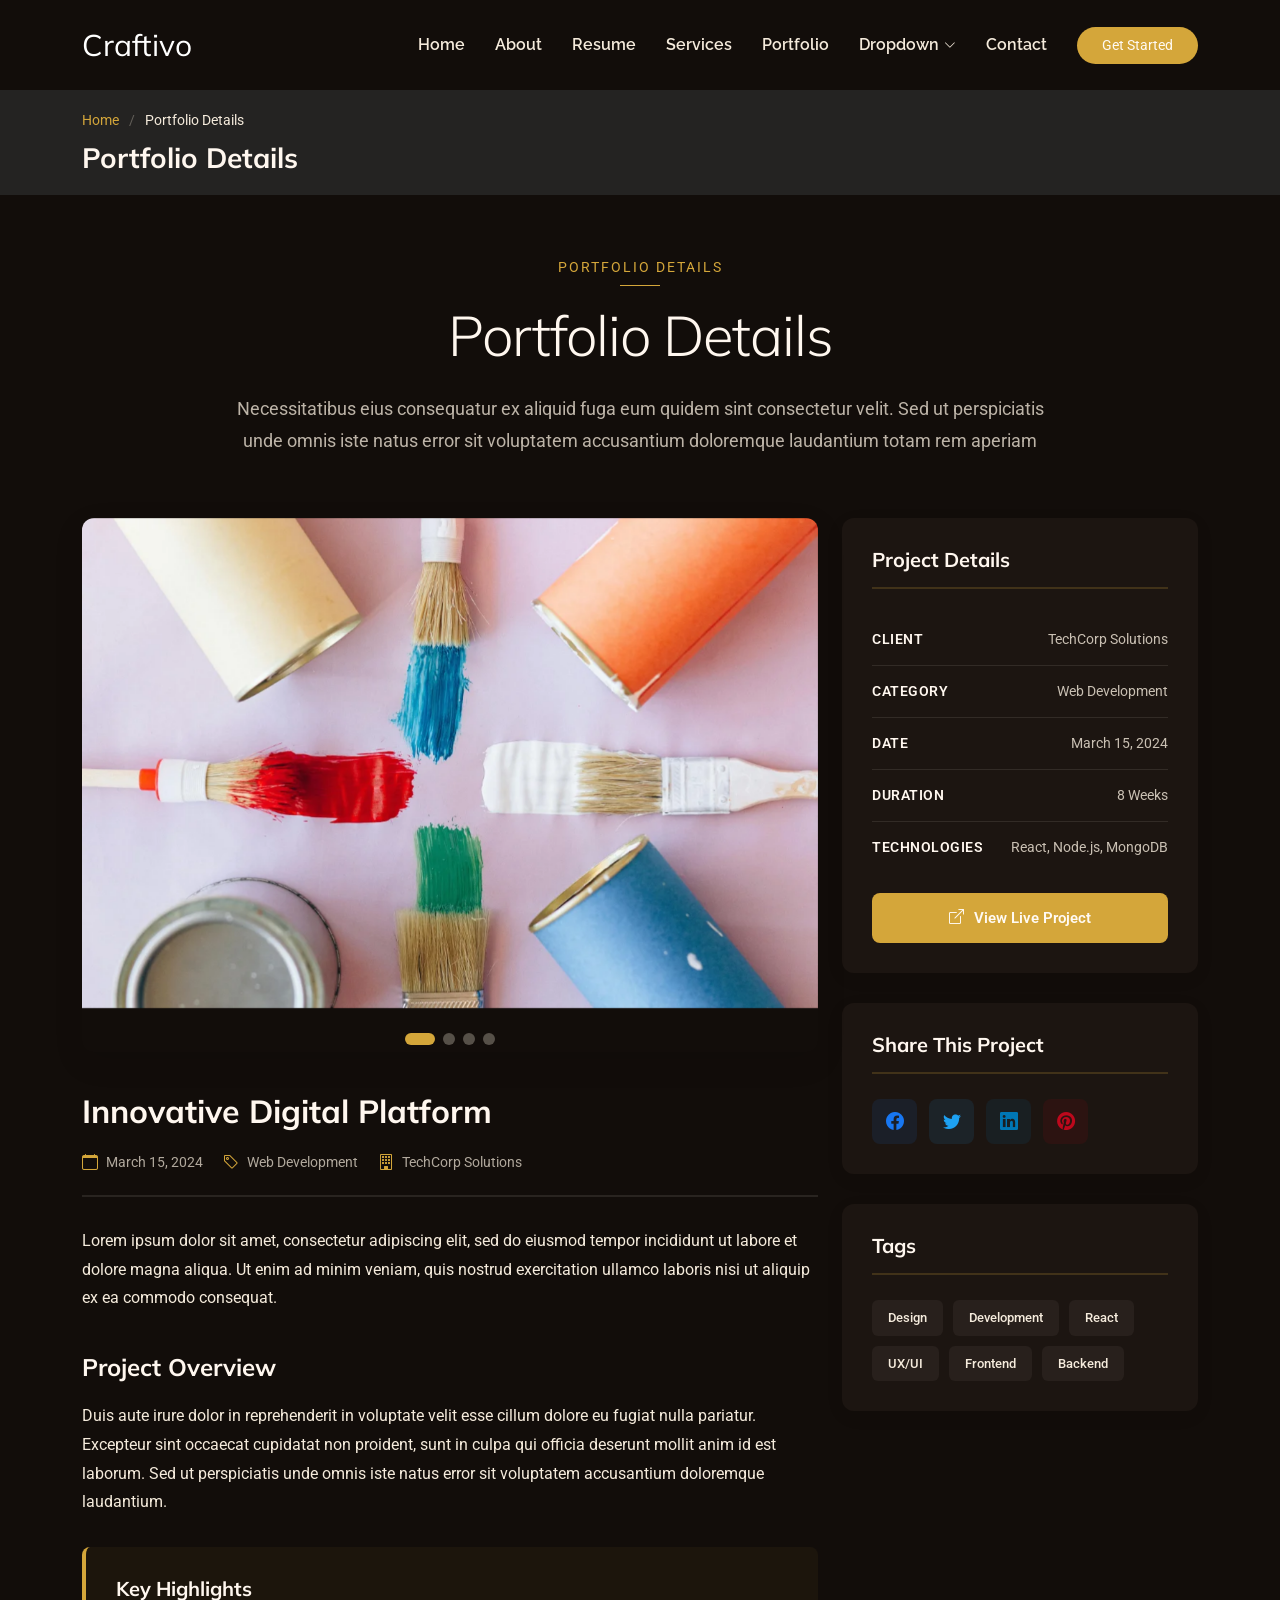
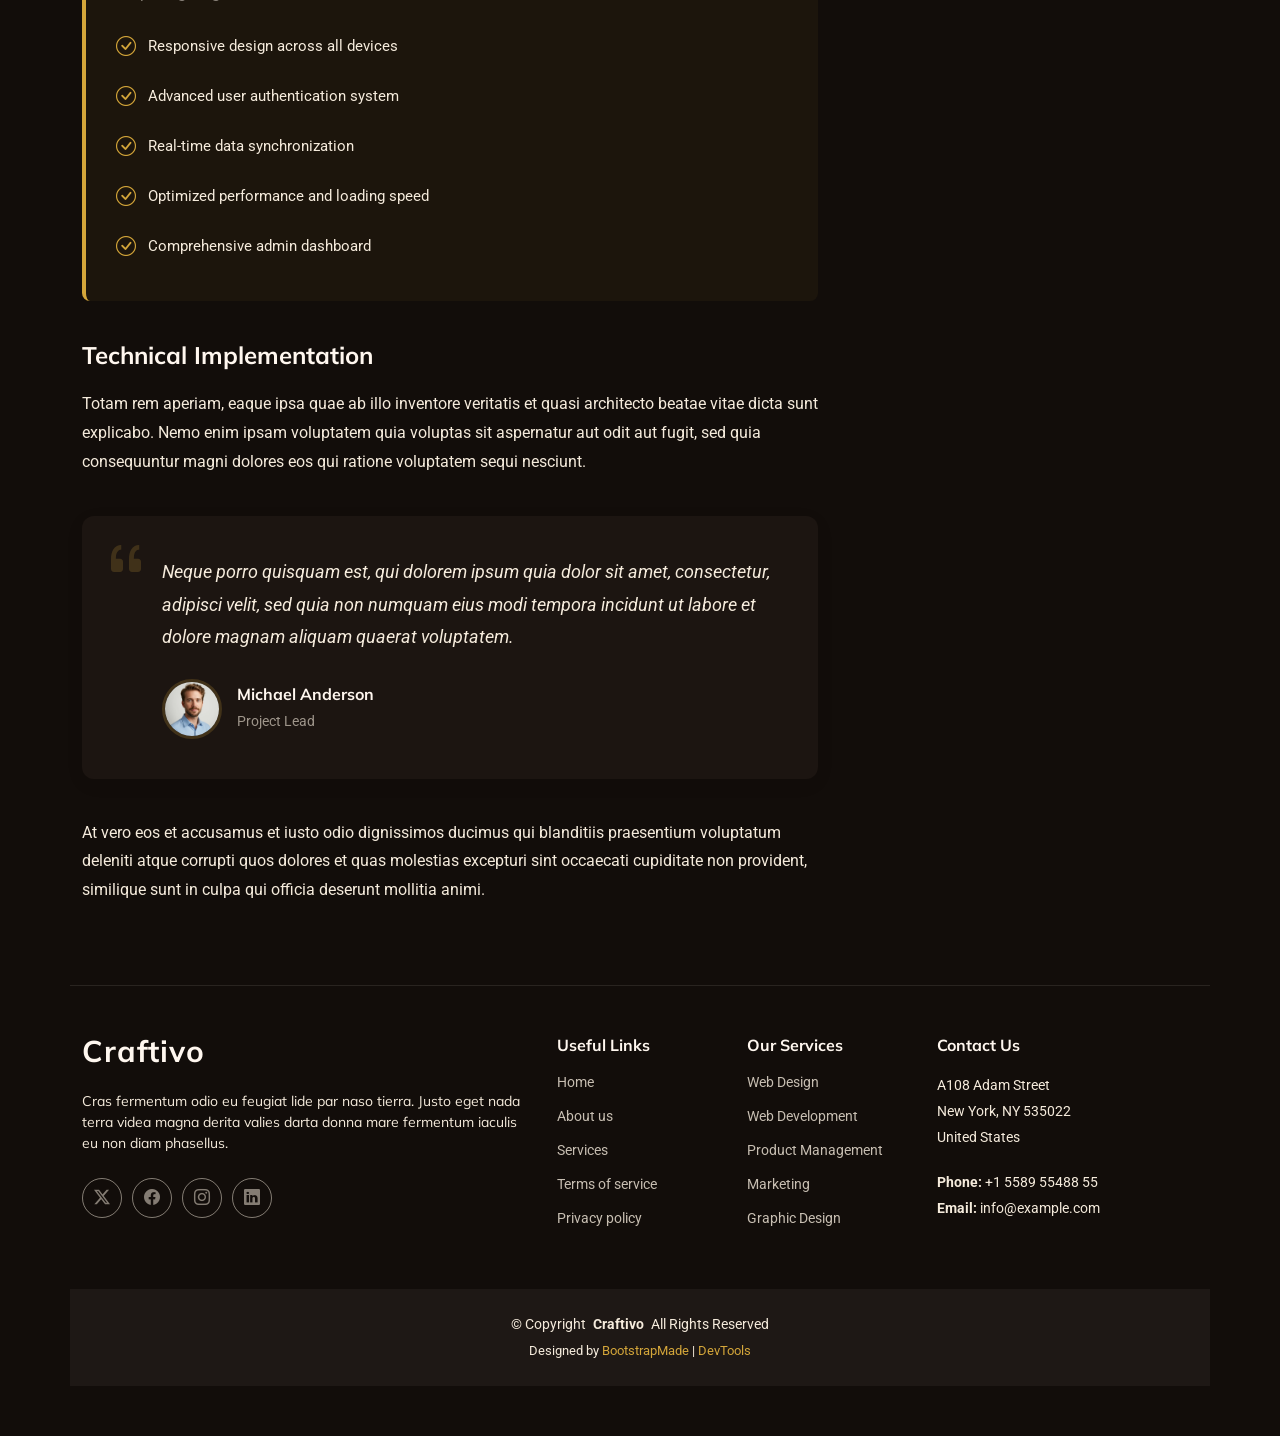
<file: portfolio-details.html>
<!DOCTYPE html>
<html lang="en">

<head>
  <meta charset="utf-8">
  <meta content="width=device-width, initial-scale=1.0" name="viewport">
  <title>Portfolio Details - Craftivo Bootstrap Template</title>
  <meta name="description" content="">
  <meta name="keywords" content="">

  <!-- Favicons -->
  <link href="assets/img/favicon.png" rel="icon">
  <link href="assets/img/apple-touch-icon.png" rel="apple-touch-icon">

  <!-- Fonts -->
  <link href="https://fonts.googleapis.com" rel="preconnect">
  <link href="https://fonts.gstatic.com" rel="preconnect" crossorigin>
  <link href="https://fonts.googleapis.com/css2?family=Roboto:ital,wght@0,100;0,300;0,400;0,500;0,700;0,900;1,100;1,300;1,400;1,500;1,700;1,900&family=Raleway:ital,wght@0,100;0,200;0,300;0,400;0,500;0,600;0,700;0,800;0,900;1,100;1,200;1,300;1,400;1,500;1,600;1,700;1,800;1,900&family=Mulish:ital,wght@0,200;0,300;0,400;0,500;0,600;0,700;0,800;0,900;1,200;1,300;1,400;1,500;1,600;1,700;1,800;1,900&display=swap" rel="stylesheet">

  <!-- Vendor CSS Files -->
  <link href="assets/vendor/bootstrap/css/bootstrap.min.css" rel="stylesheet">
  <link href="assets/vendor/bootstrap-icons/bootstrap-icons.css" rel="stylesheet">
  <link href="assets/vendor/aos/aos.css" rel="stylesheet">
  <link href="assets/vendor/glightbox/css/glightbox.min.css" rel="stylesheet">
  <link href="assets/vendor/swiper/swiper-bundle.min.css" rel="stylesheet">

  <!-- Main CSS File -->
  <link href="assets/css/main.css" rel="stylesheet">

  <!-- =======================================================
  * Template Name: Craftivo
  * Template URL: https://bootstrapmade.com/craftivo-bootstrap-portfolio-template/
  * Updated: Oct 04 2025 with Bootstrap v5.3.8
  * Author: BootstrapMade.com
  * License: https://bootstrapmade.com/license/
  ======================================================== -->
</head>

<body class="portfolio-details-page">

  <header id="header" class="header d-flex align-items-center sticky-top">
    <div class="container-fluid container-xl position-relative d-flex align-items-center">

      <a href="index.html" class="logo d-flex align-items-center me-auto">
        <!-- Uncomment the line below if you also wish to use an image logo -->
        <!-- <img src="assets/img/logo.webp" alt=""> -->
        <h1 class="sitename">Craftivo</h1>
      </a>

      <nav id="navmenu" class="navmenu">
        <ul>
          <li><a href="#hero">Home</a></li>
          <li><a href="#about">About</a></li>
          <li><a href="#resume">Resume</a></li>
          <li><a href="#services">Services</a></li>
          <li><a href="#portfolio">Portfolio</a></li>
          <li class="dropdown"><a href="#"><span>Dropdown</span> <i class="bi bi-chevron-down toggle-dropdown"></i></a>
            <ul>
              <li><a href="#">Dropdown 1</a></li>
              <li class="dropdown"><a href="#"><span>Deep Dropdown</span> <i class="bi bi-chevron-down toggle-dropdown"></i></a>
                <ul>
                  <li><a href="#">Deep Dropdown 1</a></li>
                  <li><a href="#">Deep Dropdown 2</a></li>
                  <li><a href="#">Deep Dropdown 3</a></li>
                  <li><a href="#">Deep Dropdown 4</a></li>
                  <li><a href="#">Deep Dropdown 5</a></li>
                </ul>
              </li>
              <li><a href="#">Dropdown 2</a></li>
              <li><a href="#">Dropdown 3</a></li>
              <li><a href="#">Dropdown 4</a></li>
            </ul>
          </li>
          <li><a href="#contact">Contact</a></li>
        </ul>
        <i class="mobile-nav-toggle d-xl-none bi bi-list"></i>
      </nav>

      <a class="btn-getstarted" href="#about">Get Started</a>

    </div>
  </header>

  <main class="main">

    <!-- Page Title -->
    <div class="page-title light-background">
      <div class="container">
        <nav class="breadcrumbs">
          <ol>
            <li><a href="index.html">Home</a></li>
            <li class="current">Portfolio Details</li>
          </ol>
        </nav>
        <h1>Portfolio Details</h1>
      </div>
    </div><!-- End Page Title -->

    <!-- Portfolio Details Section -->
    <section id="portfolio-details" class="portfolio-details section">

      <!-- Section Title -->
      <div class="container section-title" data-aos="fade-up">
        <span class="subtitle">Portfolio Details</span>
        <h2>Portfolio Details</h2>
        <p>Necessitatibus eius consequatur ex aliquid fuga eum quidem sint consectetur velit. Sed ut perspiciatis unde omnis iste natus error sit voluptatem accusantium doloremque laudantium totam rem aperiam</p>
      </div><!-- End Section Title -->

      <div class="container" data-aos="fade-up" data-aos-delay="100">

        <div class="row gy-5">

          <div class="col-lg-8">

            <div class="portfolio-details-slider swiper init-swiper">
              <script type="application/json" class="swiper-config">
                {
                  "loop": true,
                  "speed": 600,
                  "autoplay": {
                    "delay": 4000
                  },
                  "slidesPerView": 1,
                  "spaceBetween": 0,
                  "effect": "fade",
                  "pagination": {
                    "el": ".swiper-pagination",
                    "type": "bullets",
                    "clickable": true
                  }
                }
              </script>
              <div class="swiper-wrapper">

                <div class="swiper-slide">
                  <img src="assets/img/portfolio/portfolio-3.webp" alt="Portfolio Image" class="img-fluid">
                </div>

                <div class="swiper-slide">
                  <img src="assets/img/portfolio/portfolio-6.webp" alt="Portfolio Image" class="img-fluid">
                </div>

                <div class="swiper-slide">
                  <img src="assets/img/portfolio/portfolio-9.webp" alt="Portfolio Image" class="img-fluid">
                </div>

                <div class="swiper-slide">
                  <img src="assets/img/portfolio/portfolio-11.webp" alt="Portfolio Image" class="img-fluid">
                </div>

              </div>
              <div class="swiper-pagination"></div>
            </div>

            <div class="portfolio-content" data-aos="fade-up" data-aos-delay="200">
              <h2>Innovative Digital Platform</h2>

              <div class="meta-info">
                <span class="date"><i class="bi bi-calendar"></i> March 15, 2024</span>
                <span class="category"><i class="bi bi-tag"></i> Web Development</span>
                <span class="client"><i class="bi bi-building"></i> TechCorp Solutions</span>
              </div>

              <p>
                Lorem ipsum dolor sit amet, consectetur adipiscing elit, sed do eiusmod tempor incididunt ut labore et dolore magna aliqua. Ut enim ad minim veniam, quis nostrud exercitation ullamco laboris nisi ut aliquip ex ea commodo consequat.
              </p>

              <h3>Project Overview</h3>
              <p>
                Duis aute irure dolor in reprehenderit in voluptate velit esse cillum dolore eu fugiat nulla pariatur. Excepteur sint occaecat cupidatat non proident, sunt in culpa qui officia deserunt mollit anim id est laborum. Sed ut perspiciatis unde omnis iste natus error sit voluptatem accusantium doloremque laudantium.
              </p>

              <div class="highlights-box">
                <h4>Key Highlights</h4>
                <ul>
                  <li><i class="bi bi-check-circle"></i> Responsive design across all devices</li>
                  <li><i class="bi bi-check-circle"></i> Advanced user authentication system</li>
                  <li><i class="bi bi-check-circle"></i> Real-time data synchronization</li>
                  <li><i class="bi bi-check-circle"></i> Optimized performance and loading speed</li>
                  <li><i class="bi bi-check-circle"></i> Comprehensive admin dashboard</li>
                </ul>
              </div>

              <h3>Technical Implementation</h3>
              <p>
                Totam rem aperiam, eaque ipsa quae ab illo inventore veritatis et quasi architecto beatae vitae dicta sunt explicabo. Nemo enim ipsam voluptatem quia voluptas sit aspernatur aut odit aut fugit, sed quia consequuntur magni dolores eos qui ratione voluptatem sequi nesciunt.
              </p>

              <blockquote>
                <i class="bi bi-quote quote-icon"></i>
                <p>
                  Neque porro quisquam est, qui dolorem ipsum quia dolor sit amet, consectetur, adipisci velit, sed quia non numquam eius modi tempora incidunt ut labore et dolore magnam aliquam quaerat voluptatem.
                </p>
                <div class="author">
                  <img src="assets/img/person/person-m-7.webp" alt="Author">
                  <div class="author-info">
                    <h5>Michael Anderson</h5>
                    <span>Project Lead</span>
                  </div>
                </div>
              </blockquote>

              <p>
                At vero eos et accusamus et iusto odio dignissimos ducimus qui blanditiis praesentium voluptatum deleniti atque corrupti quos dolores et quas molestias excepturi sint occaecati cupiditate non provident, similique sunt in culpa qui officia deserunt mollitia animi.
              </p>

            </div>

          </div>

          <div class="col-lg-4">

            <div class="sidebar" data-aos="fade-up" data-aos-delay="200">

              <div class="info-card">
                <h3>Project Details</h3>
                <div class="info-item">
                  <span class="label">Client</span>
                  <span class="value">TechCorp Solutions</span>
                </div>
                <div class="info-item">
                  <span class="label">Category</span>
                  <span class="value">Web Development</span>
                </div>
                <div class="info-item">
                  <span class="label">Date</span>
                  <span class="value">March 15, 2024</span>
                </div>
                <div class="info-item">
                  <span class="label">Duration</span>
                  <span class="value">8 Weeks</span>
                </div>
                <div class="info-item">
                  <span class="label">Technologies</span>
                  <span class="value">React, Node.js, MongoDB</span>
                </div>
                <a href="https://www.example.com" class="btn-primary" target="_blank">
                  <i class="bi bi-box-arrow-up-right"></i> View Live Project
                </a>
              </div>

              <div class="share-card" data-aos="fade-up" data-aos-delay="300">
                <h3>Share This Project</h3>
                <div class="social-links">
                  <a href="#" class="facebook"><i class="bi bi-facebook"></i></a>
                  <a href="#" class="twitter"><i class="bi bi-twitter"></i></a>
                  <a href="#" class="linkedin"><i class="bi bi-linkedin"></i></a>
                  <a href="#" class="pinterest"><i class="bi bi-pinterest"></i></a>
                </div>
              </div>

              <div class="tags-card" data-aos="fade-up" data-aos-delay="400">
                <h3>Tags</h3>
                <div class="tags">
                  <a href="#">Design</a>
                  <a href="#">Development</a>
                  <a href="#">React</a>
                  <a href="#">UX/UI</a>
                  <a href="#">Frontend</a>
                  <a href="#">Backend</a>
                </div>
              </div>

            </div>

          </div>

        </div>

      </div>

    </section><!-- /Portfolio Details Section -->

  </main>

  <footer id="footer" class="footer">

    <div class="container footer-top">
      <div class="row gy-4">
        <div class="col-lg-5 col-md-12 footer-about">
          <a href="index.html" class="logo d-flex align-items-center">
            <span class="sitename">Craftivo</span>
          </a>
          <p>Cras fermentum odio eu feugiat lide par naso tierra. Justo eget nada terra videa magna derita valies darta donna mare fermentum iaculis eu non diam phasellus.</p>
          <div class="social-links d-flex mt-4">
            <a href=""><i class="bi bi-twitter-x"></i></a>
            <a href=""><i class="bi bi-facebook"></i></a>
            <a href=""><i class="bi bi-instagram"></i></a>
            <a href=""><i class="bi bi-linkedin"></i></a>
          </div>
        </div>

        <div class="col-lg-2 col-6 footer-links">
          <h4>Useful Links</h4>
          <ul>
            <li><a href="#">Home</a></li>
            <li><a href="#">About us</a></li>
            <li><a href="#">Services</a></li>
            <li><a href="#">Terms of service</a></li>
            <li><a href="#">Privacy policy</a></li>
          </ul>
        </div>

        <div class="col-lg-2 col-6 footer-links">
          <h4>Our Services</h4>
          <ul>
            <li><a href="#">Web Design</a></li>
            <li><a href="#">Web Development</a></li>
            <li><a href="#">Product Management</a></li>
            <li><a href="#">Marketing</a></li>
            <li><a href="#">Graphic Design</a></li>
          </ul>
        </div>

        <div class="col-lg-3 col-md-12 footer-contact text-center text-md-start">
          <h4>Contact Us</h4>
          <p>A108 Adam Street</p>
          <p>New York, NY 535022</p>
          <p>United States</p>
          <p class="mt-4"><strong>Phone:</strong> <span>+1 5589 55488 55</span></p>
          <p><strong>Email:</strong> <span>info@example.com</span></p>
        </div>

      </div>
    </div>

    <div class="container copyright text-center mt-4">
      <p>© <span>Copyright</span> <strong class="px-1 sitename">Craftivo</strong> <span>All Rights Reserved</span></p>
      <div class="credits">
        <!-- All the links in the footer should remain intact. -->
        <!-- You can delete the links only if you've purchased the pro version. -->
        <!-- Licensing information: https://bootstrapmade.com/license/ -->
        <!-- Purchase the pro version with working PHP/AJAX contact form: [buy-url] -->
        Designed by <a href="https://bootstrapmade.com/">BootstrapMade</a> | <a href="https://bootstrapmade.com/tools/">DevTools</a>
      </div>
    </div>

  </footer>

  <!-- Scroll Top -->
  <a href="#" id="scroll-top" class="scroll-top d-flex align-items-center justify-content-center"><i class="bi bi-arrow-up-short"></i></a>

  <!-- Preloader -->
  <div id="preloader">
    <div class="line"></div>
  </div>

  <!-- Vendor JS Files -->
  <script src="assets/vendor/bootstrap/js/bootstrap.bundle.min.js"></script>
  <script src="assets/vendor/php-email-form/validate.js"></script>
  <script src="assets/vendor/aos/aos.js"></script>
  <script src="assets/vendor/typed.js/typed.umd.js"></script>
  <script src="assets/vendor/waypoints/noframework.waypoints.js"></script>
  <script src="assets/vendor/glightbox/js/glightbox.min.js"></script>
  <script src="assets/vendor/imagesloaded/imagesloaded.pkgd.min.js"></script>
  <script src="assets/vendor/isotope-layout/isotope.pkgd.min.js"></script>
  <script src="assets/vendor/swiper/swiper-bundle.min.js"></script>

  <!-- Main JS File -->
  <script src="assets/js/main.js"></script>

</body>

</html>
</file>
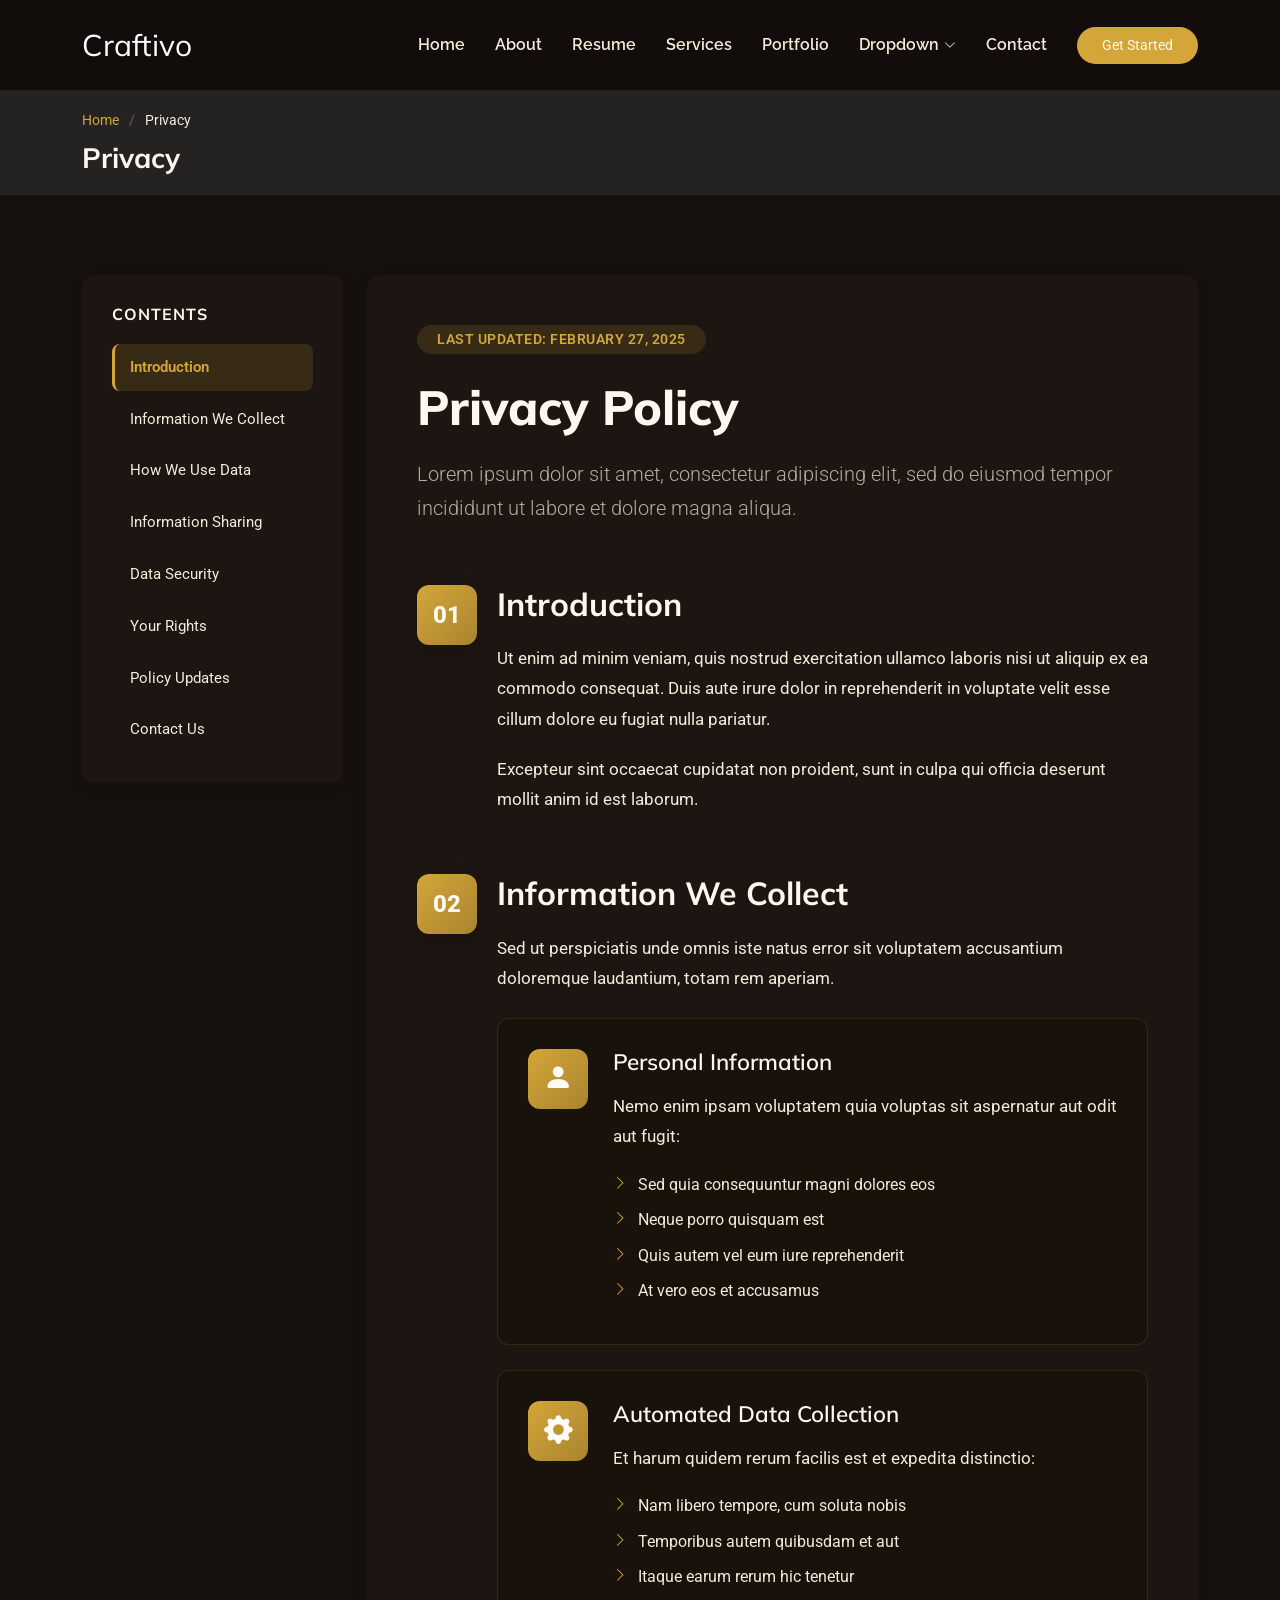
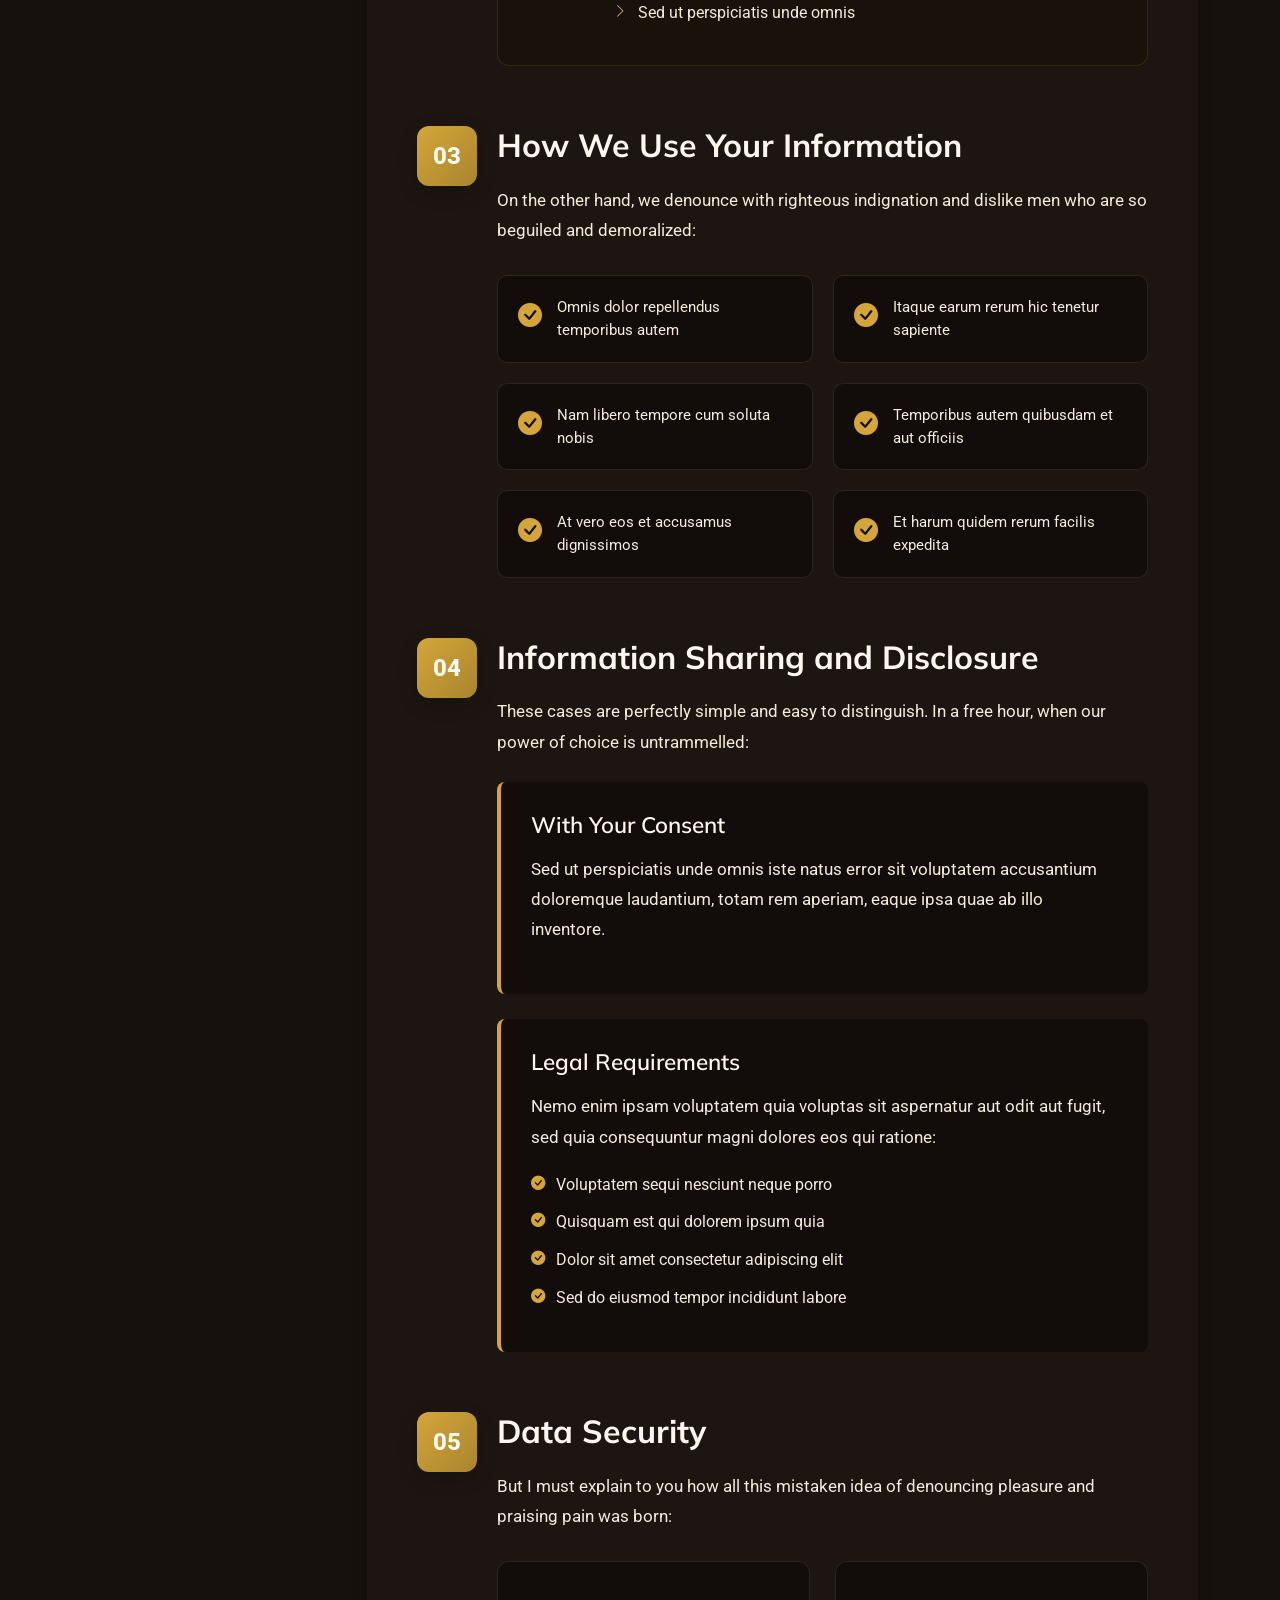
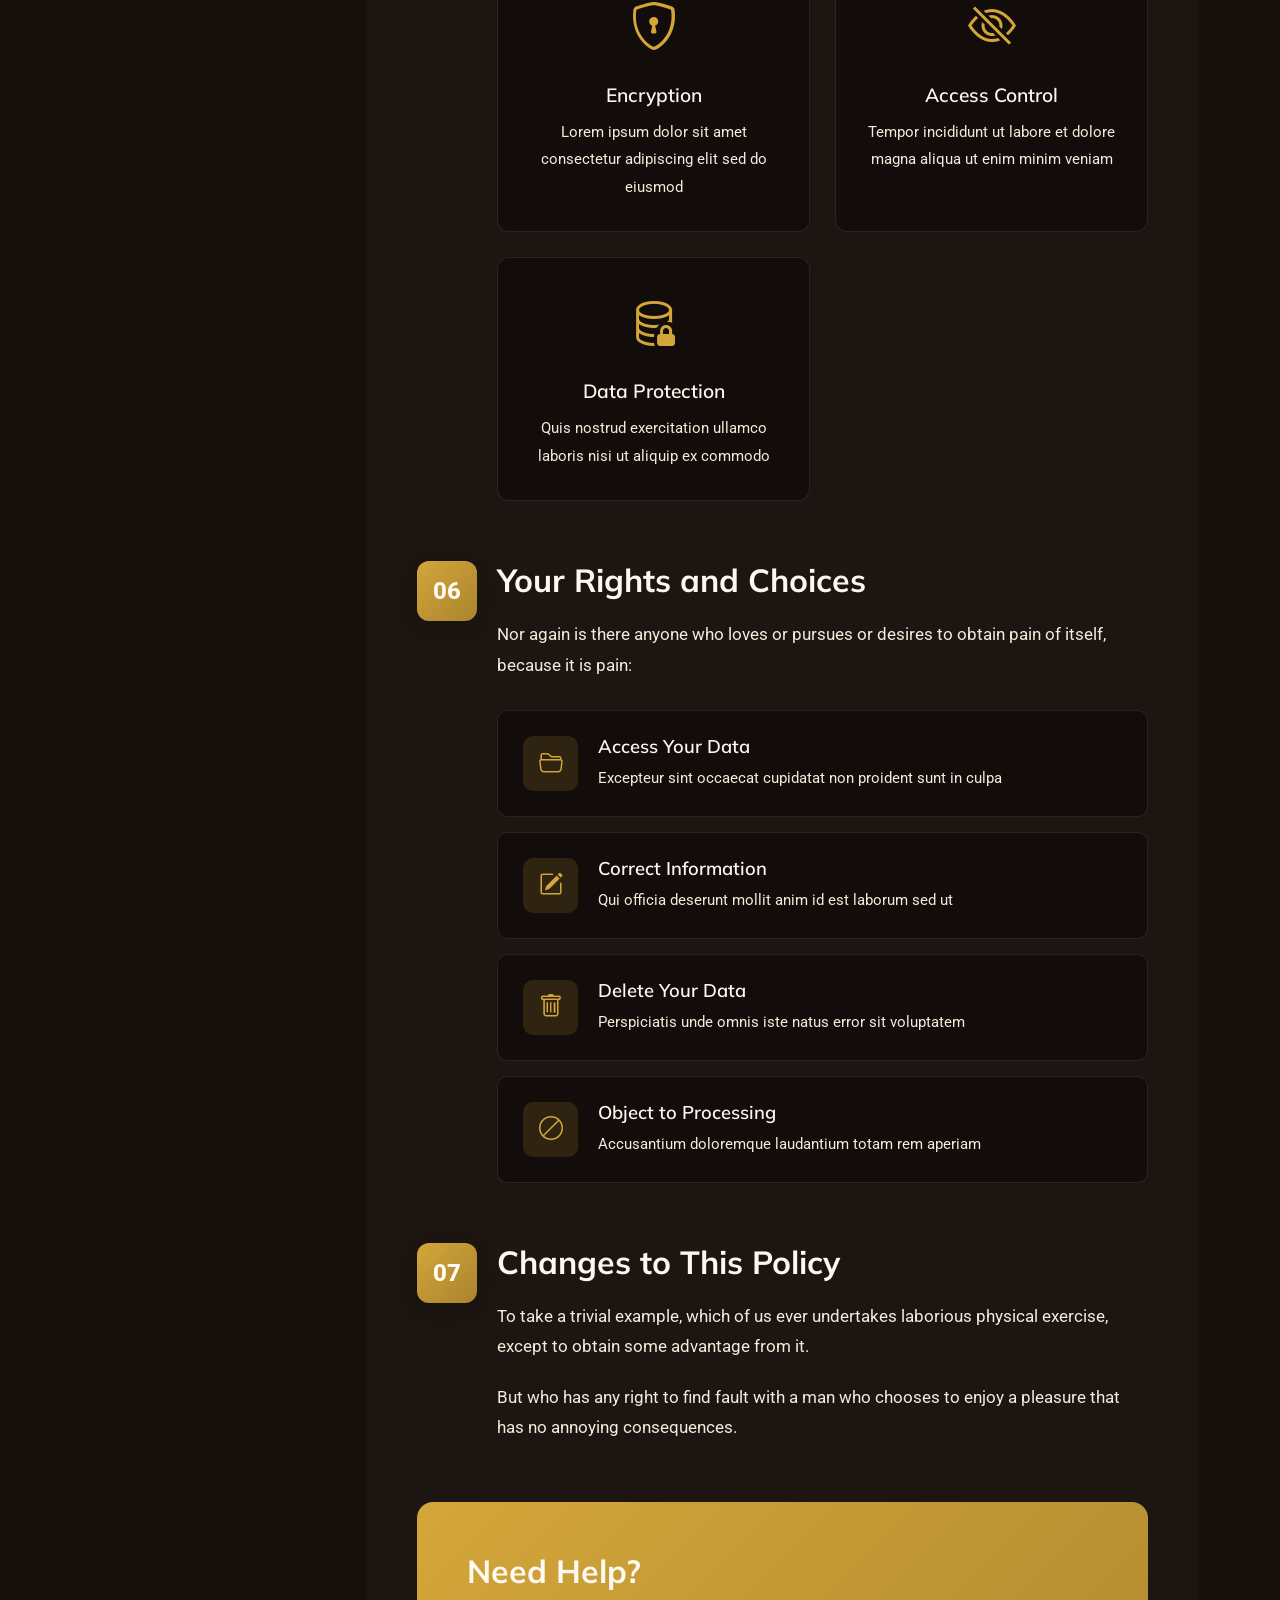
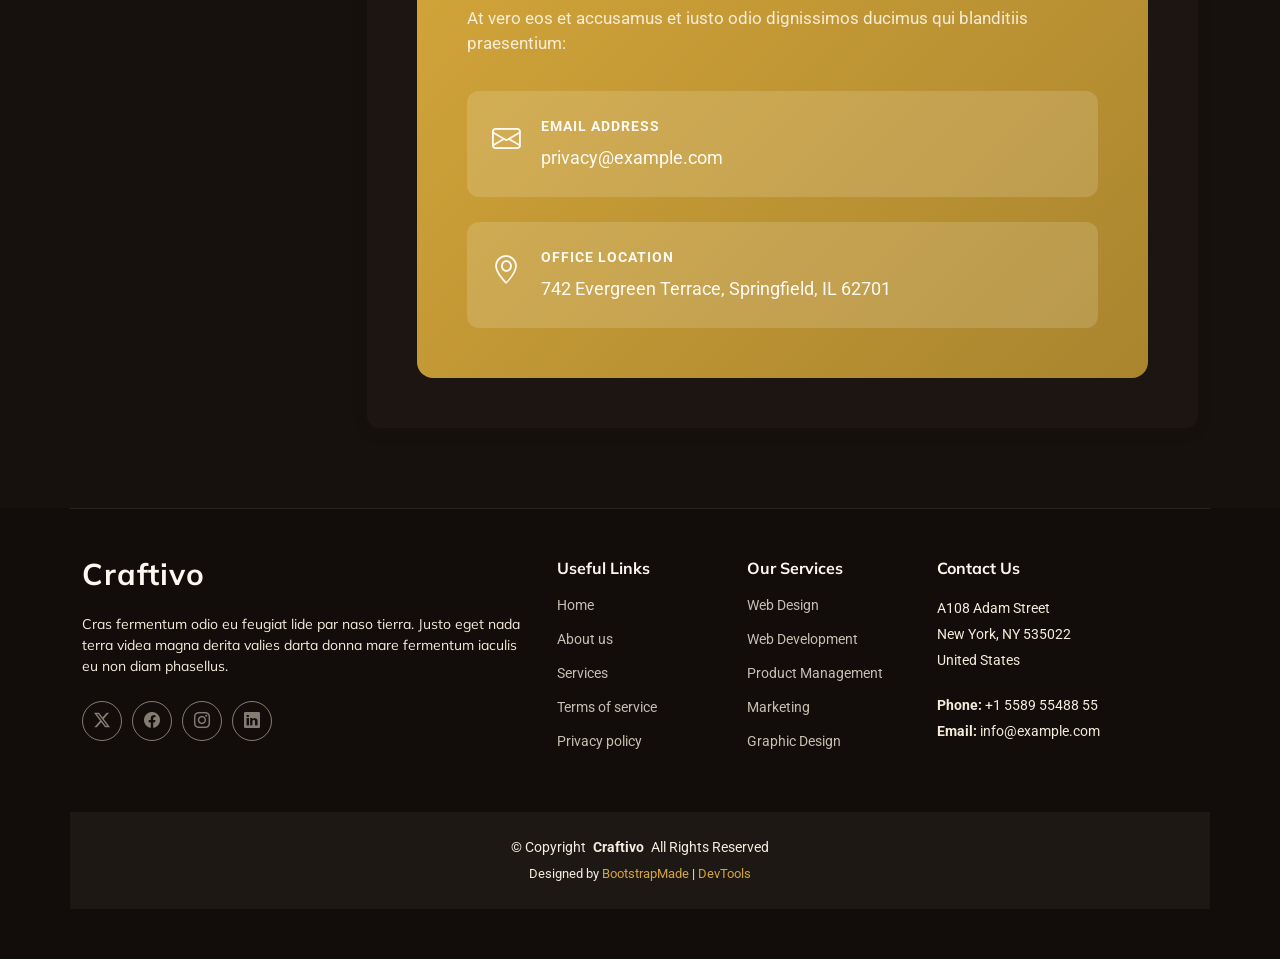
<file: privacy.html>
<!DOCTYPE html>
<html lang="en">

<head>
  <meta charset="utf-8">
  <meta content="width=device-width, initial-scale=1.0" name="viewport">
  <title>Privacy - Craftivo Bootstrap Template</title>
  <meta name="description" content="">
  <meta name="keywords" content="">

  <!-- Favicons -->
  <link href="assets/img/favicon.png" rel="icon">
  <link href="assets/img/apple-touch-icon.png" rel="apple-touch-icon">

  <!-- Fonts -->
  <link href="https://fonts.googleapis.com" rel="preconnect">
  <link href="https://fonts.gstatic.com" rel="preconnect" crossorigin>
  <link href="https://fonts.googleapis.com/css2?family=Roboto:ital,wght@0,100;0,300;0,400;0,500;0,700;0,900;1,100;1,300;1,400;1,500;1,700;1,900&family=Raleway:ital,wght@0,100;0,200;0,300;0,400;0,500;0,600;0,700;0,800;0,900;1,100;1,200;1,300;1,400;1,500;1,600;1,700;1,800;1,900&family=Mulish:ital,wght@0,200;0,300;0,400;0,500;0,600;0,700;0,800;0,900;1,200;1,300;1,400;1,500;1,600;1,700;1,800;1,900&display=swap" rel="stylesheet">

  <!-- Vendor CSS Files -->
  <link href="assets/vendor/bootstrap/css/bootstrap.min.css" rel="stylesheet">
  <link href="assets/vendor/bootstrap-icons/bootstrap-icons.css" rel="stylesheet">
  <link href="assets/vendor/aos/aos.css" rel="stylesheet">
  <link href="assets/vendor/glightbox/css/glightbox.min.css" rel="stylesheet">
  <link href="assets/vendor/swiper/swiper-bundle.min.css" rel="stylesheet">

  <!-- Main CSS File -->
  <link href="assets/css/main.css" rel="stylesheet">

  <!-- =======================================================
  * Template Name: Craftivo
  * Template URL: https://bootstrapmade.com/craftivo-bootstrap-portfolio-template/
  * Updated: Oct 04 2025 with Bootstrap v5.3.8
  * Author: BootstrapMade.com
  * License: https://bootstrapmade.com/license/
  ======================================================== -->
</head>

<body class="privacy-page">

  <header id="header" class="header d-flex align-items-center sticky-top">
    <div class="container-fluid container-xl position-relative d-flex align-items-center">

      <a href="index.html" class="logo d-flex align-items-center me-auto">
        <!-- Uncomment the line below if you also wish to use an image logo -->
        <!-- <img src="assets/img/logo.webp" alt=""> -->
        <h1 class="sitename">Craftivo</h1>
      </a>

      <nav id="navmenu" class="navmenu">
        <ul>
          <li><a href="#hero">Home</a></li>
          <li><a href="#about">About</a></li>
          <li><a href="#resume">Resume</a></li>
          <li><a href="#services">Services</a></li>
          <li><a href="#portfolio">Portfolio</a></li>
          <li class="dropdown"><a href="#"><span>Dropdown</span> <i class="bi bi-chevron-down toggle-dropdown"></i></a>
            <ul>
              <li><a href="#">Dropdown 1</a></li>
              <li class="dropdown"><a href="#"><span>Deep Dropdown</span> <i class="bi bi-chevron-down toggle-dropdown"></i></a>
                <ul>
                  <li><a href="#">Deep Dropdown 1</a></li>
                  <li><a href="#">Deep Dropdown 2</a></li>
                  <li><a href="#">Deep Dropdown 3</a></li>
                  <li><a href="#">Deep Dropdown 4</a></li>
                  <li><a href="#">Deep Dropdown 5</a></li>
                </ul>
              </li>
              <li><a href="#">Dropdown 2</a></li>
              <li><a href="#">Dropdown 3</a></li>
              <li><a href="#">Dropdown 4</a></li>
            </ul>
          </li>
          <li><a href="#contact">Contact</a></li>
        </ul>
        <i class="mobile-nav-toggle d-xl-none bi bi-list"></i>
      </nav>

      <a class="btn-getstarted" href="#about">Get Started</a>

    </div>
  </header>

  <main class="main">

    <!-- Page Title -->
    <div class="page-title light-background">
      <div class="container">
        <nav class="breadcrumbs">
          <ol>
            <li><a href="index.html">Home</a></li>
            <li class="current">Privacy</li>
          </ol>
        </nav>
        <h1>Privacy</h1>
      </div>
    </div><!-- End Page Title -->

    <!-- Privacy Section -->
    <section id="privacy" class="privacy section">

      <div class="container">

        <div class="row">
          <!-- Sidebar Navigation -->
          <div class="col-lg-3">
            <div class="policy-sidebar" data-aos="fade-right">
              <h3>Contents</h3>
              <nav class="policy-nav">
                <a href="#introduction" class="nav-link active">Introduction</a>
                <a href="#information-collect" class="nav-link">Information We Collect</a>
                <a href="#use-information" class="nav-link">How We Use Data</a>
                <a href="#sharing" class="nav-link">Information Sharing</a>
                <a href="#security" class="nav-link">Data Security</a>
                <a href="#rights" class="nav-link">Your Rights</a>
                <a href="#changes" class="nav-link">Policy Updates</a>
                <a href="#contact" class="nav-link">Contact Us</a>
              </nav>
            </div>
          </div>

          <!-- Main Content -->
          <div class="col-lg-9">
            <div class="policy-main">
              <!-- Header -->
              <div class="policy-hero" data-aos="fade-up">
                <div class="badge">Last Updated: February 27, 2025</div>
                <h1>Privacy Policy</h1>
                <p class="lead">Lorem ipsum dolor sit amet, consectetur adipiscing elit, sed do eiusmod tempor incididunt ut labore et dolore magna aliqua.</p>
              </div>

              <!-- Introduction -->
              <div class="policy-section" id="introduction" data-aos="fade-up" data-aos-delay="100">
                <div class="section-number">01</div>
                <h2>Introduction</h2>
                <p>Ut enim ad minim veniam, quis nostrud exercitation ullamco laboris nisi ut aliquip ex ea commodo consequat. Duis aute irure dolor in reprehenderit in voluptate velit esse cillum dolore eu fugiat nulla pariatur.</p>
                <p>Excepteur sint occaecat cupidatat non proident, sunt in culpa qui officia deserunt mollit anim id est laborum.</p>
              </div>

              <!-- Information Collection -->
              <div class="policy-section" id="information-collect" data-aos="fade-up" data-aos-delay="150">
                <div class="section-number">02</div>
                <h2>Information We Collect</h2>
                <p>Sed ut perspiciatis unde omnis iste natus error sit voluptatem accusantium doloremque laudantium, totam rem aperiam.</p>

                <div class="info-card">
                  <div class="card-icon">
                    <i class="bi bi-person-fill"></i>
                  </div>
                  <div class="card-content">
                    <h3>Personal Information</h3>
                    <p>Nemo enim ipsam voluptatem quia voluptas sit aspernatur aut odit aut fugit:</p>
                    <ul>
                      <li>Sed quia consequuntur magni dolores eos</li>
                      <li>Neque porro quisquam est</li>
                      <li>Quis autem vel eum iure reprehenderit</li>
                      <li>At vero eos et accusamus</li>
                    </ul>
                  </div>
                </div>

                <div class="info-card">
                  <div class="card-icon">
                    <i class="bi bi-gear-fill"></i>
                  </div>
                  <div class="card-content">
                    <h3>Automated Data Collection</h3>
                    <p>Et harum quidem rerum facilis est et expedita distinctio:</p>
                    <ul>
                      <li>Nam libero tempore, cum soluta nobis</li>
                      <li>Temporibus autem quibusdam et aut</li>
                      <li>Itaque earum rerum hic tenetur</li>
                      <li>Sed ut perspiciatis unde omnis</li>
                    </ul>
                  </div>
                </div>
              </div>

              <!-- Use of Information -->
              <div class="policy-section" id="use-information" data-aos="fade-up" data-aos-delay="200">
                <div class="section-number">03</div>
                <h2>How We Use Your Information</h2>
                <p>On the other hand, we denounce with righteous indignation and dislike men who are so beguiled and demoralized:</p>
                <div class="usage-grid">
                  <div class="usage-item">
                    <i class="bi bi-check-circle-fill"></i>
                    <span>Omnis dolor repellendus temporibus autem</span>
                  </div>
                  <div class="usage-item">
                    <i class="bi bi-check-circle-fill"></i>
                    <span>Itaque earum rerum hic tenetur sapiente</span>
                  </div>
                  <div class="usage-item">
                    <i class="bi bi-check-circle-fill"></i>
                    <span>Nam libero tempore cum soluta nobis</span>
                  </div>
                  <div class="usage-item">
                    <i class="bi bi-check-circle-fill"></i>
                    <span>Temporibus autem quibusdam et aut officiis</span>
                  </div>
                  <div class="usage-item">
                    <i class="bi bi-check-circle-fill"></i>
                    <span>At vero eos et accusamus dignissimos</span>
                  </div>
                  <div class="usage-item">
                    <i class="bi bi-check-circle-fill"></i>
                    <span>Et harum quidem rerum facilis expedita</span>
                  </div>
                </div>
              </div>

              <!-- Information Sharing -->
              <div class="policy-section" id="sharing" data-aos="fade-up" data-aos-delay="250">
                <div class="section-number">04</div>
                <h2>Information Sharing and Disclosure</h2>
                <p>These cases are perfectly simple and easy to distinguish. In a free hour, when our power of choice is untrammelled:</p>

                <div class="sharing-box">
                  <h3>With Your Consent</h3>
                  <p>Sed ut perspiciatis unde omnis iste natus error sit voluptatem accusantium doloremque laudantium, totam rem aperiam, eaque ipsa quae ab illo inventore.</p>
                </div>

                <div class="sharing-box">
                  <h3>Legal Requirements</h3>
                  <p>Nemo enim ipsam voluptatem quia voluptas sit aspernatur aut odit aut fugit, sed quia consequuntur magni dolores eos qui ratione:</p>
                  <ul>
                    <li>Voluptatem sequi nesciunt neque porro</li>
                    <li>Quisquam est qui dolorem ipsum quia</li>
                    <li>Dolor sit amet consectetur adipiscing elit</li>
                    <li>Sed do eiusmod tempor incididunt labore</li>
                  </ul>
                </div>
              </div>

              <!-- Data Security -->
              <div class="policy-section" id="security" data-aos="fade-up" data-aos-delay="300">
                <div class="section-number">05</div>
                <h2>Data Security</h2>
                <p>But I must explain to you how all this mistaken idea of denouncing pleasure and praising pain was born:</p>
                <div class="security-features">
                  <div class="feature">
                    <i class="bi bi-shield-lock"></i>
                    <h4>Encryption</h4>
                    <p>Lorem ipsum dolor sit amet consectetur adipiscing elit sed do eiusmod</p>
                  </div>
                  <div class="feature">
                    <i class="bi bi-eye-slash"></i>
                    <h4>Access Control</h4>
                    <p>Tempor incididunt ut labore et dolore magna aliqua ut enim minim veniam</p>
                  </div>
                  <div class="feature">
                    <i class="bi bi-database-lock"></i>
                    <h4>Data Protection</h4>
                    <p>Quis nostrud exercitation ullamco laboris nisi ut aliquip ex commodo</p>
                  </div>
                </div>
              </div>

              <!-- Your Rights -->
              <div class="policy-section" id="rights" data-aos="fade-up" data-aos-delay="100">
                <div class="section-number">06</div>
                <h2>Your Rights and Choices</h2>
                <p>Nor again is there anyone who loves or pursues or desires to obtain pain of itself, because it is pain:</p>
                <div class="rights-list">
                  <div class="right-item">
                    <div class="right-icon"><i class="bi bi-folder2-open"></i></div>
                    <div class="right-content">
                      <h4>Access Your Data</h4>
                      <p>Excepteur sint occaecat cupidatat non proident sunt in culpa</p>
                    </div>
                  </div>
                  <div class="right-item">
                    <div class="right-icon"><i class="bi bi-pencil-square"></i></div>
                    <div class="right-content">
                      <h4>Correct Information</h4>
                      <p>Qui officia deserunt mollit anim id est laborum sed ut</p>
                    </div>
                  </div>
                  <div class="right-item">
                    <div class="right-icon"><i class="bi bi-trash"></i></div>
                    <div class="right-content">
                      <h4>Delete Your Data</h4>
                      <p>Perspiciatis unde omnis iste natus error sit voluptatem</p>
                    </div>
                  </div>
                  <div class="right-item">
                    <div class="right-icon"><i class="bi bi-ban"></i></div>
                    <div class="right-content">
                      <h4>Object to Processing</h4>
                      <p>Accusantium doloremque laudantium totam rem aperiam</p>
                    </div>
                  </div>
                </div>
              </div>

              <!-- Policy Updates -->
              <div class="policy-section" id="changes" data-aos="fade-up" data-aos-delay="150">
                <div class="section-number">07</div>
                <h2>Changes to This Policy</h2>
                <p>To take a trivial example, which of us ever undertakes laborious physical exercise, except to obtain some advantage from it.</p>
                <p>But who has any right to find fault with a man who chooses to enjoy a pleasure that has no annoying consequences.</p>
              </div>

              <!-- Contact Section -->
              <div class="policy-contact" id="contact" data-aos="fade-up" data-aos-delay="200">
                <div class="contact-card">
                  <h2>Need Help?</h2>
                  <p>At vero eos et accusamus et iusto odio dignissimos ducimus qui blanditiis praesentium:</p>
                  <div class="contact-info">
                    <div class="info-item">
                      <i class="bi bi-envelope"></i>
                      <div>
                        <strong>Email Address</strong>
                        <span>privacy@example.com</span>
                      </div>
                    </div>
                    <div class="info-item">
                      <i class="bi bi-geo-alt"></i>
                      <div>
                        <strong>Office Location</strong>
                        <span>742 Evergreen Terrace, Springfield, IL 62701</span>
                      </div>
                    </div>
                  </div>
                </div>
              </div>

            </div>
          </div>

        </div>

      </div>

    </section><!-- /Privacy Section -->

  </main>

  <footer id="footer" class="footer">

    <div class="container footer-top">
      <div class="row gy-4">
        <div class="col-lg-5 col-md-12 footer-about">
          <a href="index.html" class="logo d-flex align-items-center">
            <span class="sitename">Craftivo</span>
          </a>
          <p>Cras fermentum odio eu feugiat lide par naso tierra. Justo eget nada terra videa magna derita valies darta donna mare fermentum iaculis eu non diam phasellus.</p>
          <div class="social-links d-flex mt-4">
            <a href=""><i class="bi bi-twitter-x"></i></a>
            <a href=""><i class="bi bi-facebook"></i></a>
            <a href=""><i class="bi bi-instagram"></i></a>
            <a href=""><i class="bi bi-linkedin"></i></a>
          </div>
        </div>

        <div class="col-lg-2 col-6 footer-links">
          <h4>Useful Links</h4>
          <ul>
            <li><a href="#">Home</a></li>
            <li><a href="#">About us</a></li>
            <li><a href="#">Services</a></li>
            <li><a href="#">Terms of service</a></li>
            <li><a href="#">Privacy policy</a></li>
          </ul>
        </div>

        <div class="col-lg-2 col-6 footer-links">
          <h4>Our Services</h4>
          <ul>
            <li><a href="#">Web Design</a></li>
            <li><a href="#">Web Development</a></li>
            <li><a href="#">Product Management</a></li>
            <li><a href="#">Marketing</a></li>
            <li><a href="#">Graphic Design</a></li>
          </ul>
        </div>

        <div class="col-lg-3 col-md-12 footer-contact text-center text-md-start">
          <h4>Contact Us</h4>
          <p>A108 Adam Street</p>
          <p>New York, NY 535022</p>
          <p>United States</p>
          <p class="mt-4"><strong>Phone:</strong> <span>+1 5589 55488 55</span></p>
          <p><strong>Email:</strong> <span>info@example.com</span></p>
        </div>

      </div>
    </div>

    <div class="container copyright text-center mt-4">
      <p>© <span>Copyright</span> <strong class="px-1 sitename">Craftivo</strong> <span>All Rights Reserved</span></p>
      <div class="credits">
        <!-- All the links in the footer should remain intact. -->
        <!-- You can delete the links only if you've purchased the pro version. -->
        <!-- Licensing information: https://bootstrapmade.com/license/ -->
        <!-- Purchase the pro version with working PHP/AJAX contact form: [buy-url] -->
        Designed by <a href="https://bootstrapmade.com/">BootstrapMade</a> | <a href="https://bootstrapmade.com/tools/">DevTools</a>
      </div>
    </div>

  </footer>

  <!-- Scroll Top -->
  <a href="#" id="scroll-top" class="scroll-top d-flex align-items-center justify-content-center"><i class="bi bi-arrow-up-short"></i></a>

  <!-- Preloader -->
  <div id="preloader">
    <div class="line"></div>
  </div>

  <!-- Vendor JS Files -->
  <script src="assets/vendor/bootstrap/js/bootstrap.bundle.min.js"></script>
  <script src="assets/vendor/php-email-form/validate.js"></script>
  <script src="assets/vendor/aos/aos.js"></script>
  <script src="assets/vendor/typed.js/typed.umd.js"></script>
  <script src="assets/vendor/waypoints/noframework.waypoints.js"></script>
  <script src="assets/vendor/glightbox/js/glightbox.min.js"></script>
  <script src="assets/vendor/imagesloaded/imagesloaded.pkgd.min.js"></script>
  <script src="assets/vendor/isotope-layout/isotope.pkgd.min.js"></script>
  <script src="assets/vendor/swiper/swiper-bundle.min.js"></script>

  <!-- Main JS File -->
  <script src="assets/js/main.js"></script>

</body>

</html>
</file>
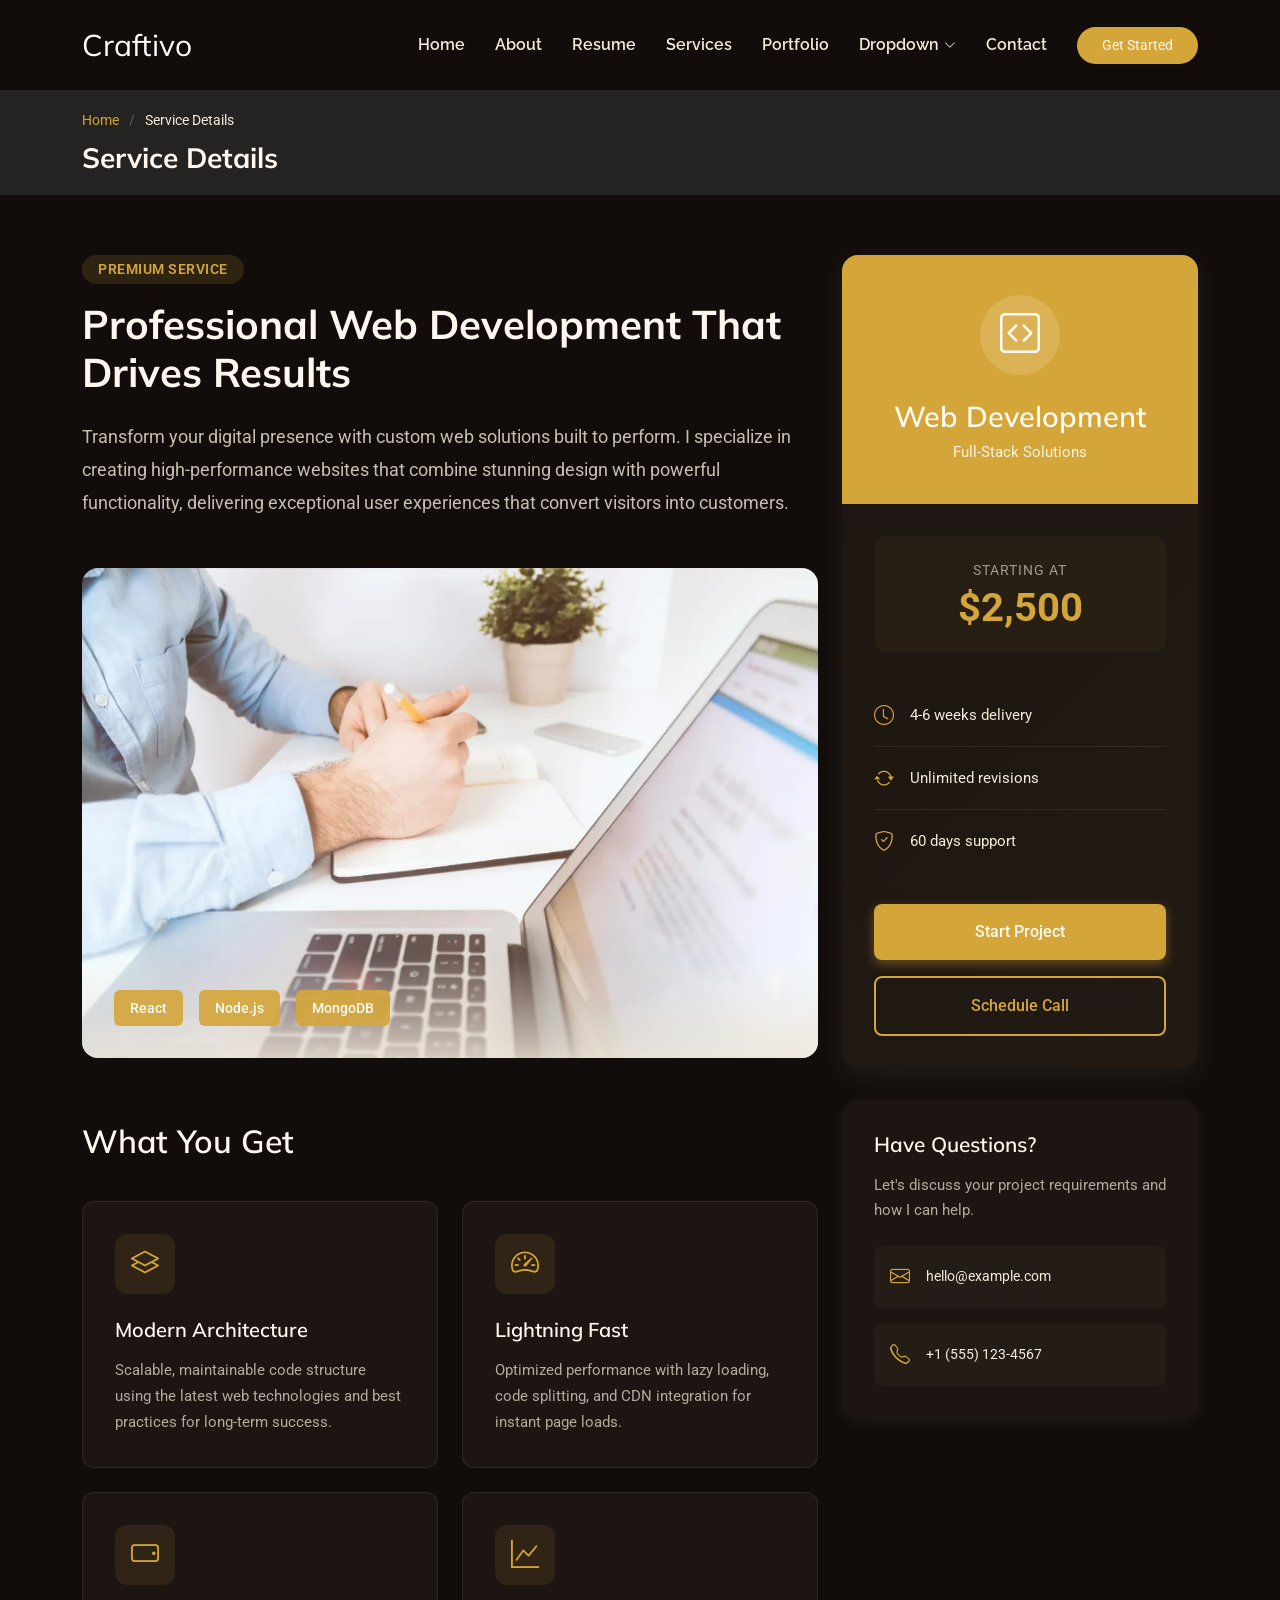
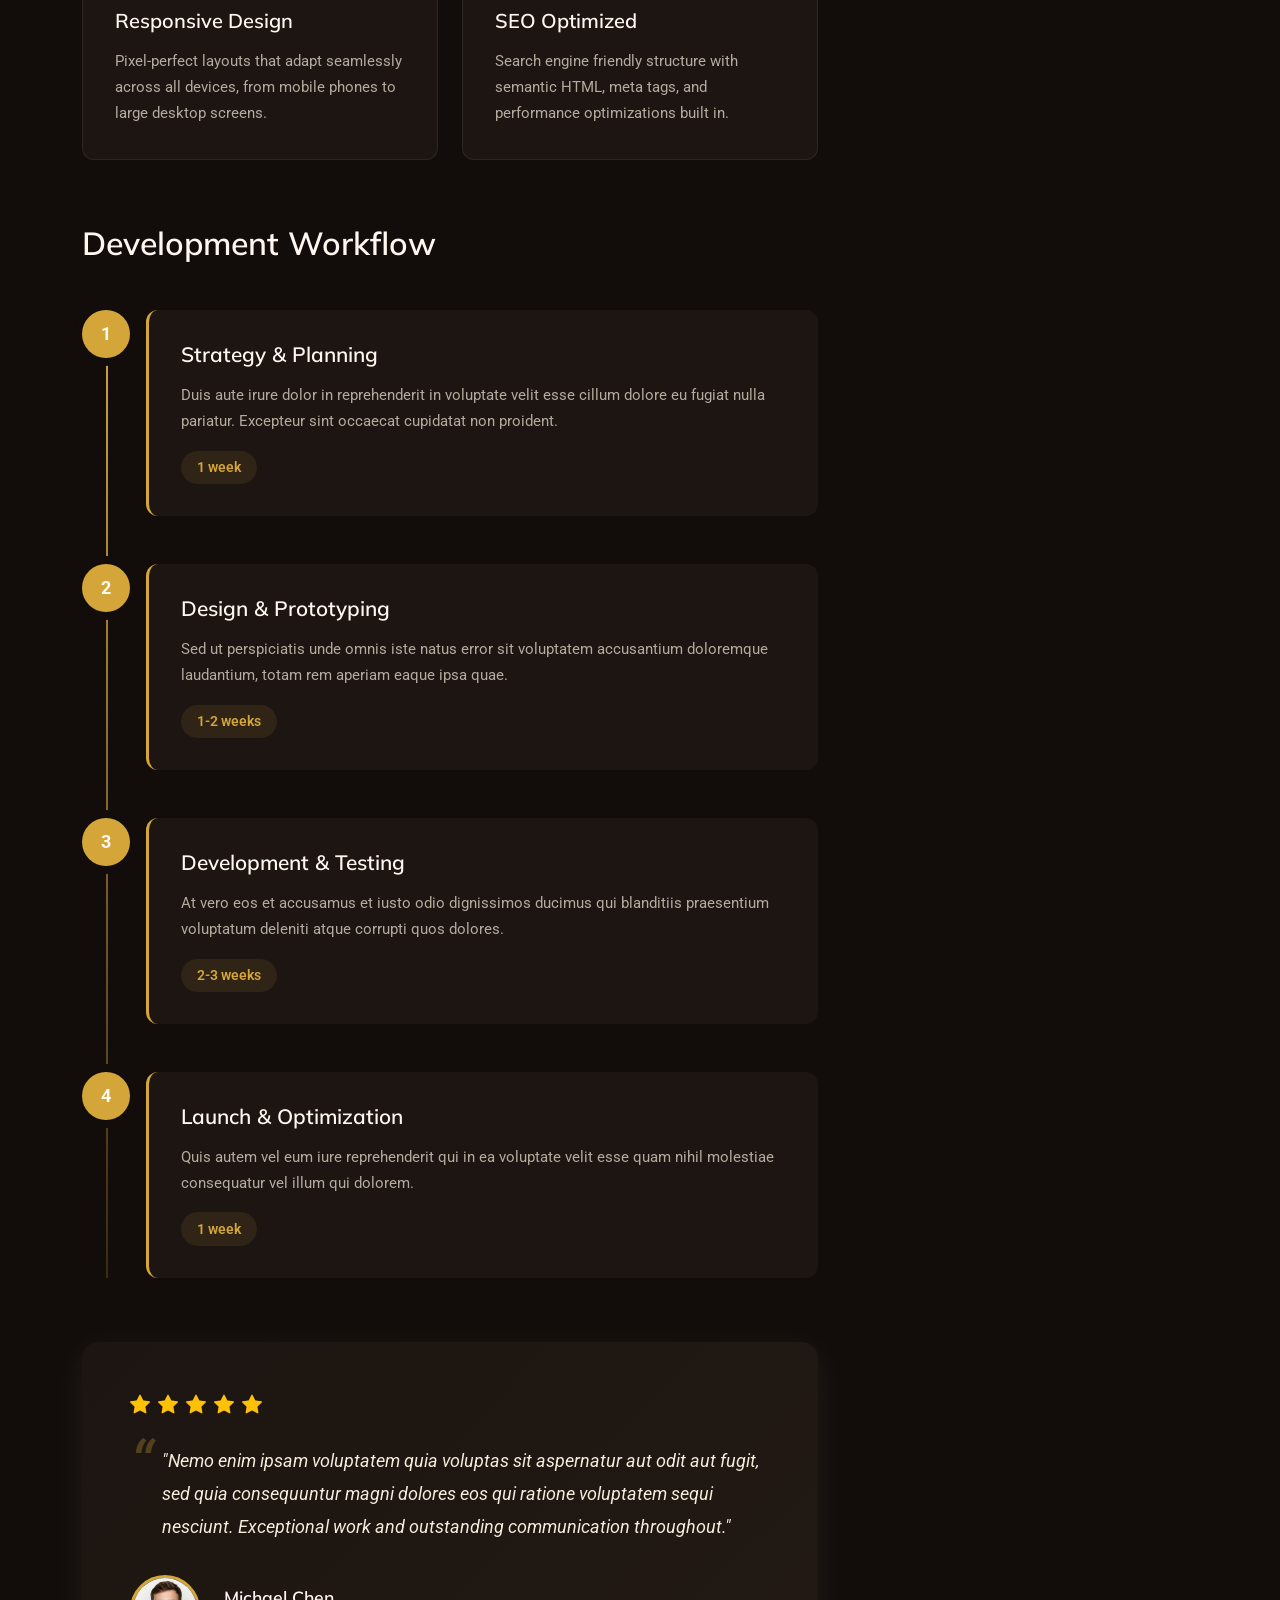
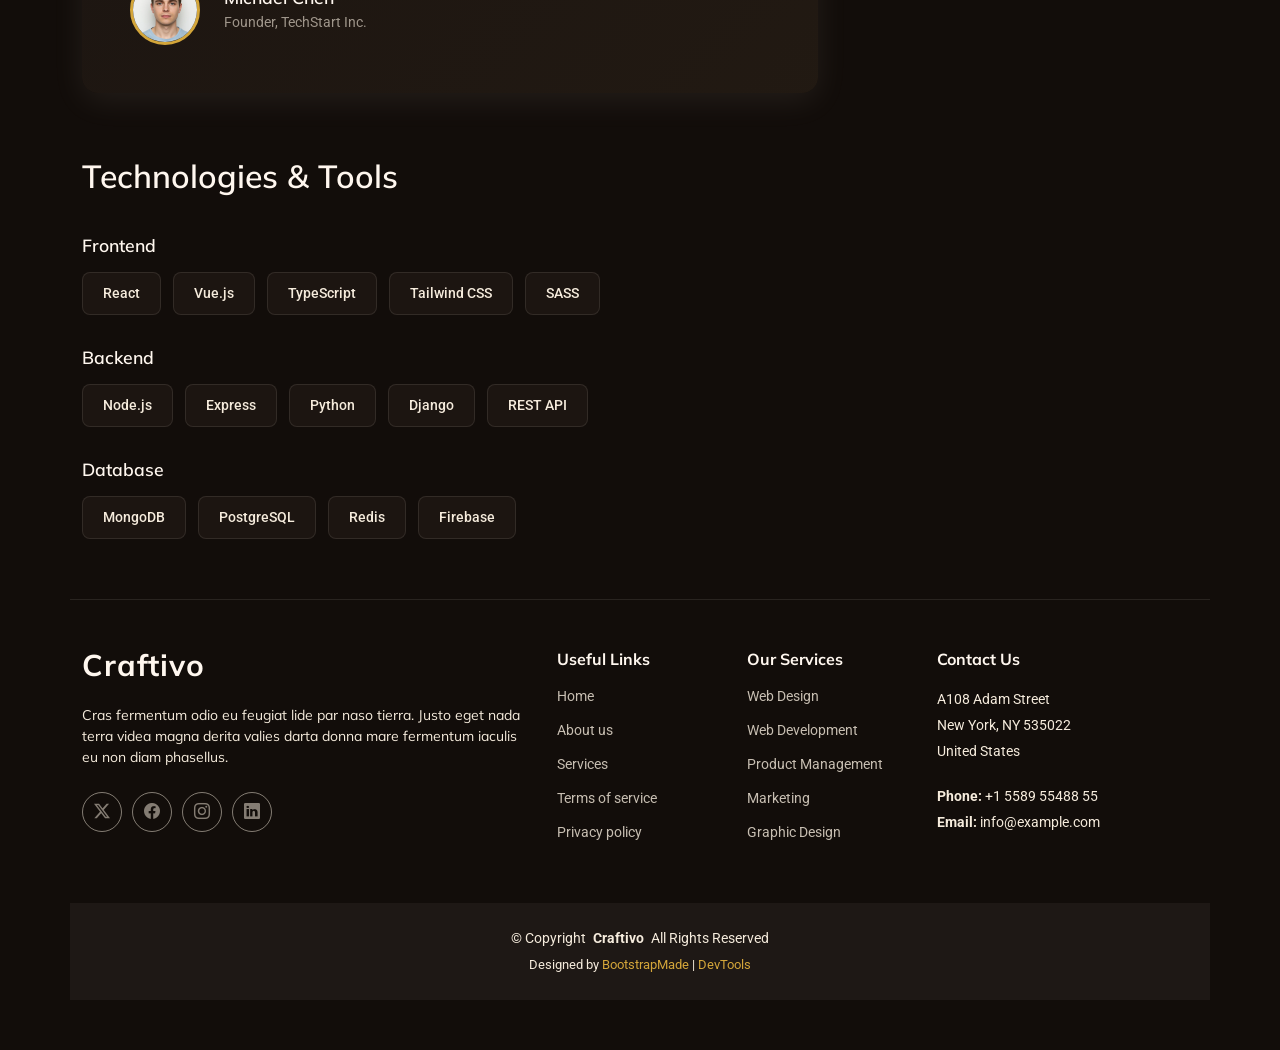
<file: service-details.html>
<!DOCTYPE html>
<html lang="en">

<head>
  <meta charset="utf-8">
  <meta content="width=device-width, initial-scale=1.0" name="viewport">
  <title>Service Details - Craftivo Bootstrap Template</title>
  <meta name="description" content="">
  <meta name="keywords" content="">

  <!-- Favicons -->
  <link href="assets/img/favicon.png" rel="icon">
  <link href="assets/img/apple-touch-icon.png" rel="apple-touch-icon">

  <!-- Fonts -->
  <link href="https://fonts.googleapis.com" rel="preconnect">
  <link href="https://fonts.gstatic.com" rel="preconnect" crossorigin>
  <link href="https://fonts.googleapis.com/css2?family=Roboto:ital,wght@0,100;0,300;0,400;0,500;0,700;0,900;1,100;1,300;1,400;1,500;1,700;1,900&family=Raleway:ital,wght@0,100;0,200;0,300;0,400;0,500;0,600;0,700;0,800;0,900;1,100;1,200;1,300;1,400;1,500;1,600;1,700;1,800;1,900&family=Mulish:ital,wght@0,200;0,300;0,400;0,500;0,600;0,700;0,800;0,900;1,200;1,300;1,400;1,500;1,600;1,700;1,800;1,900&display=swap" rel="stylesheet">

  <!-- Vendor CSS Files -->
  <link href="assets/vendor/bootstrap/css/bootstrap.min.css" rel="stylesheet">
  <link href="assets/vendor/bootstrap-icons/bootstrap-icons.css" rel="stylesheet">
  <link href="assets/vendor/aos/aos.css" rel="stylesheet">
  <link href="assets/vendor/glightbox/css/glightbox.min.css" rel="stylesheet">
  <link href="assets/vendor/swiper/swiper-bundle.min.css" rel="stylesheet">

  <!-- Main CSS File -->
  <link href="assets/css/main.css" rel="stylesheet">

  <!-- =======================================================
  * Template Name: Craftivo
  * Template URL: https://bootstrapmade.com/craftivo-bootstrap-portfolio-template/
  * Updated: Oct 04 2025 with Bootstrap v5.3.8
  * Author: BootstrapMade.com
  * License: https://bootstrapmade.com/license/
  ======================================================== -->
</head>

<body class="service-details-page">

  <header id="header" class="header d-flex align-items-center sticky-top">
    <div class="container-fluid container-xl position-relative d-flex align-items-center">

      <a href="index.html" class="logo d-flex align-items-center me-auto">
        <!-- Uncomment the line below if you also wish to use an image logo -->
        <!-- <img src="assets/img/logo.webp" alt=""> -->
        <h1 class="sitename">Craftivo</h1>
      </a>

      <nav id="navmenu" class="navmenu">
        <ul>
          <li><a href="#hero">Home</a></li>
          <li><a href="#about">About</a></li>
          <li><a href="#resume">Resume</a></li>
          <li><a href="#services">Services</a></li>
          <li><a href="#portfolio">Portfolio</a></li>
          <li class="dropdown"><a href="#"><span>Dropdown</span> <i class="bi bi-chevron-down toggle-dropdown"></i></a>
            <ul>
              <li><a href="#">Dropdown 1</a></li>
              <li class="dropdown"><a href="#"><span>Deep Dropdown</span> <i class="bi bi-chevron-down toggle-dropdown"></i></a>
                <ul>
                  <li><a href="#">Deep Dropdown 1</a></li>
                  <li><a href="#">Deep Dropdown 2</a></li>
                  <li><a href="#">Deep Dropdown 3</a></li>
                  <li><a href="#">Deep Dropdown 4</a></li>
                  <li><a href="#">Deep Dropdown 5</a></li>
                </ul>
              </li>
              <li><a href="#">Dropdown 2</a></li>
              <li><a href="#">Dropdown 3</a></li>
              <li><a href="#">Dropdown 4</a></li>
            </ul>
          </li>
          <li><a href="#contact">Contact</a></li>
        </ul>
        <i class="mobile-nav-toggle d-xl-none bi bi-list"></i>
      </nav>

      <a class="btn-getstarted" href="#about">Get Started</a>

    </div>
  </header>

  <main class="main">

    <!-- Page Title -->
    <div class="page-title light-background">
      <div class="container">
        <nav class="breadcrumbs">
          <ol>
            <li><a href="index.html">Home</a></li>
            <li class="current">Service Details</li>
          </ol>
        </nav>
        <h1>Service Details</h1>
      </div>
    </div><!-- End Page Title -->

    <!-- Service Details Section -->
    <section id="service-details" class="service-details section">

      <div class="container" data-aos="fade-up" data-aos-delay="100">

        <div class="row">

          <div class="col-lg-4 order-lg-2">

            <div class="sticky-sidebar">

              <div class="service-card" data-aos="fade-left" data-aos-delay="200">
                <div class="card-header">
                  <div class="service-icon">
                    <i class="bi bi-code-square"></i>
                  </div>
                  <h3>Web Development</h3>
                  <p class="service-tagline">Full-Stack Solutions</p>
                </div>
                <div class="card-body">
                  <div class="price-tag">
                    <span class="label">Starting at</span>
                    <span class="price">$2,500</span>
                  </div>
                  <ul class="quick-info">
                    <li>
                      <i class="bi bi-clock"></i>
                      <span>4-6 weeks delivery</span>
                    </li>
                    <li>
                      <i class="bi bi-arrow-repeat"></i>
                      <span>Unlimited revisions</span>
                    </li>
                    <li>
                      <i class="bi bi-shield-check"></i>
                      <span>60 days support</span>
                    </li>
                  </ul>
                  <div class="cta-buttons">
                    <a href="#" class="btn-primary">Start Project</a>
                    <a href="#" class="btn-secondary">Schedule Call</a>
                  </div>
                </div>
              </div>

              <div class="contact-card" data-aos="fade-left" data-aos-delay="300">
                <h4>Have Questions?</h4>
                <p>Let's discuss your project requirements and how I can help.</p>
                <div class="contact-methods">
                  <a href="mailto:hello@example.com" class="contact-item">
                    <i class="bi bi-envelope"></i>
                    <span>hello@example.com</span>
                  </a>
                  <a href="tel:+15551234567" class="contact-item">
                    <i class="bi bi-telephone"></i>
                    <span>+1 (555) 123-4567</span>
                  </a>
                </div>
              </div>

            </div>

          </div>

          <div class="col-lg-8 order-lg-1">

            <div class="service-overview" data-aos="fade-up" data-aos-delay="200">
              <div class="overview-header">
                <span class="badge">Premium Service</span>
                <h2>Professional Web Development That Drives Results</h2>
              </div>
              <p class="lead-text">Transform your digital presence with custom web solutions built to perform. I specialize in creating high-performance websites that combine stunning design with powerful functionality, delivering exceptional user experiences that convert visitors into customers.</p>
            </div>

            <div class="service-image-showcase" data-aos="zoom-in" data-aos-delay="300">
              <img src="assets/img/services/services-1.webp" alt="Web Development" class="img-fluid main-image">
              <div class="image-overlay">
                <div class="tech-stack">
                  <span class="tech-item">React</span>
                  <span class="tech-item">Node.js</span>
                  <span class="tech-item">MongoDB</span>
                </div>
              </div>
            </div>

            <div class="features-grid" data-aos="fade-up" data-aos-delay="400">
              <h3 class="section-heading">What You Get</h3>
              <div class="row g-4">
                <div class="col-md-6">
                  <div class="feature-box">
                    <div class="icon-wrapper">
                      <i class="bi bi-layers"></i>
                    </div>
                    <h4>Modern Architecture</h4>
                    <p>Scalable, maintainable code structure using the latest web technologies and best practices for long-term success.</p>
                  </div>
                </div>
                <div class="col-md-6">
                  <div class="feature-box">
                    <div class="icon-wrapper">
                      <i class="bi bi-speedometer2"></i>
                    </div>
                    <h4>Lightning Fast</h4>
                    <p>Optimized performance with lazy loading, code splitting, and CDN integration for instant page loads.</p>
                  </div>
                </div>
                <div class="col-md-6">
                  <div class="feature-box">
                    <div class="icon-wrapper">
                      <i class="bi bi-phone-landscape"></i>
                    </div>
                    <h4>Responsive Design</h4>
                    <p>Pixel-perfect layouts that adapt seamlessly across all devices, from mobile phones to large desktop screens.</p>
                  </div>
                </div>
                <div class="col-md-6">
                  <div class="feature-box">
                    <div class="icon-wrapper">
                      <i class="bi bi-graph-up"></i>
                    </div>
                    <h4>SEO Optimized</h4>
                    <p>Search engine friendly structure with semantic HTML, meta tags, and performance optimizations built in.</p>
                  </div>
                </div>
              </div>
            </div>

            <div class="workflow-section" data-aos="fade-up" data-aos-delay="500">
              <h3 class="section-heading">Development Workflow</h3>
              <div class="timeline">
                <div class="timeline-item">
                  <div class="timeline-marker">1</div>
                  <div class="timeline-content">
                    <h4>Strategy &amp; Planning</h4>
                    <p>Duis aute irure dolor in reprehenderit in voluptate velit esse cillum dolore eu fugiat nulla pariatur. Excepteur sint occaecat cupidatat non proident.</p>
                    <span class="duration">1 week</span>
                  </div>
                </div>
                <div class="timeline-item">
                  <div class="timeline-marker">2</div>
                  <div class="timeline-content">
                    <h4>Design &amp; Prototyping</h4>
                    <p>Sed ut perspiciatis unde omnis iste natus error sit voluptatem accusantium doloremque laudantium, totam rem aperiam eaque ipsa quae.</p>
                    <span class="duration">1-2 weeks</span>
                  </div>
                </div>
                <div class="timeline-item">
                  <div class="timeline-marker">3</div>
                  <div class="timeline-content">
                    <h4>Development &amp; Testing</h4>
                    <p>At vero eos et accusamus et iusto odio dignissimos ducimus qui blanditiis praesentium voluptatum deleniti atque corrupti quos dolores.</p>
                    <span class="duration">2-3 weeks</span>
                  </div>
                </div>
                <div class="timeline-item">
                  <div class="timeline-marker">4</div>
                  <div class="timeline-content">
                    <h4>Launch &amp; Optimization</h4>
                    <p>Quis autem vel eum iure reprehenderit qui in ea voluptate velit esse quam nihil molestiae consequatur vel illum qui dolorem.</p>
                    <span class="duration">1 week</span>
                  </div>
                </div>
              </div>
            </div>

            <div class="testimonial-section" data-aos="fade-up" data-aos-delay="600">
              <div class="testimonial-card">
                <div class="stars">
                  <i class="bi bi-star-fill"></i>
                  <i class="bi bi-star-fill"></i>
                  <i class="bi bi-star-fill"></i>
                  <i class="bi bi-star-fill"></i>
                  <i class="bi bi-star-fill"></i>
                </div>
                <blockquote>
                  "Nemo enim ipsam voluptatem quia voluptas sit aspernatur aut odit aut fugit, sed quia consequuntur magni dolores eos qui ratione voluptatem sequi nesciunt. Exceptional work and outstanding communication throughout."
                </blockquote>
                <div class="client-info">
                  <img src="assets/img/person/person-m-5.webp" alt="Michael Chen" class="client-avatar">
                  <div class="client-details">
                    <h5>Michael Chen</h5>
                    <p>Founder, TechStart Inc.</p>
                  </div>
                </div>
              </div>
            </div>

            <div class="tech-details" data-aos="fade-up" data-aos-delay="700">
              <h3 class="section-heading">Technologies &amp; Tools</h3>
              <div class="tech-categories">
                <div class="tech-category">
                  <h5>Frontend</h5>
                  <div class="tech-tags">
                    <span>React</span>
                    <span>Vue.js</span>
                    <span>TypeScript</span>
                    <span>Tailwind CSS</span>
                    <span>SASS</span>
                  </div>
                </div>
                <div class="tech-category">
                  <h5>Backend</h5>
                  <div class="tech-tags">
                    <span>Node.js</span>
                    <span>Express</span>
                    <span>Python</span>
                    <span>Django</span>
                    <span>REST API</span>
                  </div>
                </div>
                <div class="tech-category">
                  <h5>Database</h5>
                  <div class="tech-tags">
                    <span>MongoDB</span>
                    <span>PostgreSQL</span>
                    <span>Redis</span>
                    <span>Firebase</span>
                  </div>
                </div>
              </div>
            </div>

          </div>

        </div>

      </div>

    </section><!-- /Service Details Section -->

  </main>

  <footer id="footer" class="footer">

    <div class="container footer-top">
      <div class="row gy-4">
        <div class="col-lg-5 col-md-12 footer-about">
          <a href="index.html" class="logo d-flex align-items-center">
            <span class="sitename">Craftivo</span>
          </a>
          <p>Cras fermentum odio eu feugiat lide par naso tierra. Justo eget nada terra videa magna derita valies darta donna mare fermentum iaculis eu non diam phasellus.</p>
          <div class="social-links d-flex mt-4">
            <a href=""><i class="bi bi-twitter-x"></i></a>
            <a href=""><i class="bi bi-facebook"></i></a>
            <a href=""><i class="bi bi-instagram"></i></a>
            <a href=""><i class="bi bi-linkedin"></i></a>
          </div>
        </div>

        <div class="col-lg-2 col-6 footer-links">
          <h4>Useful Links</h4>
          <ul>
            <li><a href="#">Home</a></li>
            <li><a href="#">About us</a></li>
            <li><a href="#">Services</a></li>
            <li><a href="#">Terms of service</a></li>
            <li><a href="#">Privacy policy</a></li>
          </ul>
        </div>

        <div class="col-lg-2 col-6 footer-links">
          <h4>Our Services</h4>
          <ul>
            <li><a href="#">Web Design</a></li>
            <li><a href="#">Web Development</a></li>
            <li><a href="#">Product Management</a></li>
            <li><a href="#">Marketing</a></li>
            <li><a href="#">Graphic Design</a></li>
          </ul>
        </div>

        <div class="col-lg-3 col-md-12 footer-contact text-center text-md-start">
          <h4>Contact Us</h4>
          <p>A108 Adam Street</p>
          <p>New York, NY 535022</p>
          <p>United States</p>
          <p class="mt-4"><strong>Phone:</strong> <span>+1 5589 55488 55</span></p>
          <p><strong>Email:</strong> <span>info@example.com</span></p>
        </div>

      </div>
    </div>

    <div class="container copyright text-center mt-4">
      <p>© <span>Copyright</span> <strong class="px-1 sitename">Craftivo</strong> <span>All Rights Reserved</span></p>
      <div class="credits">
        <!-- All the links in the footer should remain intact. -->
        <!-- You can delete the links only if you've purchased the pro version. -->
        <!-- Licensing information: https://bootstrapmade.com/license/ -->
        <!-- Purchase the pro version with working PHP/AJAX contact form: [buy-url] -->
        Designed by <a href="https://bootstrapmade.com/">BootstrapMade</a> | <a href="https://bootstrapmade.com/tools/">DevTools</a>
      </div>
    </div>

  </footer>

  <!-- Scroll Top -->
  <a href="#" id="scroll-top" class="scroll-top d-flex align-items-center justify-content-center"><i class="bi bi-arrow-up-short"></i></a>

  <!-- Preloader -->
  <div id="preloader">
    <div class="line"></div>
  </div>

  <!-- Vendor JS Files -->
  <script src="assets/vendor/bootstrap/js/bootstrap.bundle.min.js"></script>
  <script src="assets/vendor/php-email-form/validate.js"></script>
  <script src="assets/vendor/aos/aos.js"></script>
  <script src="assets/vendor/typed.js/typed.umd.js"></script>
  <script src="assets/vendor/waypoints/noframework.waypoints.js"></script>
  <script src="assets/vendor/glightbox/js/glightbox.min.js"></script>
  <script src="assets/vendor/imagesloaded/imagesloaded.pkgd.min.js"></script>
  <script src="assets/vendor/isotope-layout/isotope.pkgd.min.js"></script>
  <script src="assets/vendor/swiper/swiper-bundle.min.js"></script>

  <!-- Main JS File -->
  <script src="assets/js/main.js"></script>

</body>

</html>
</file>
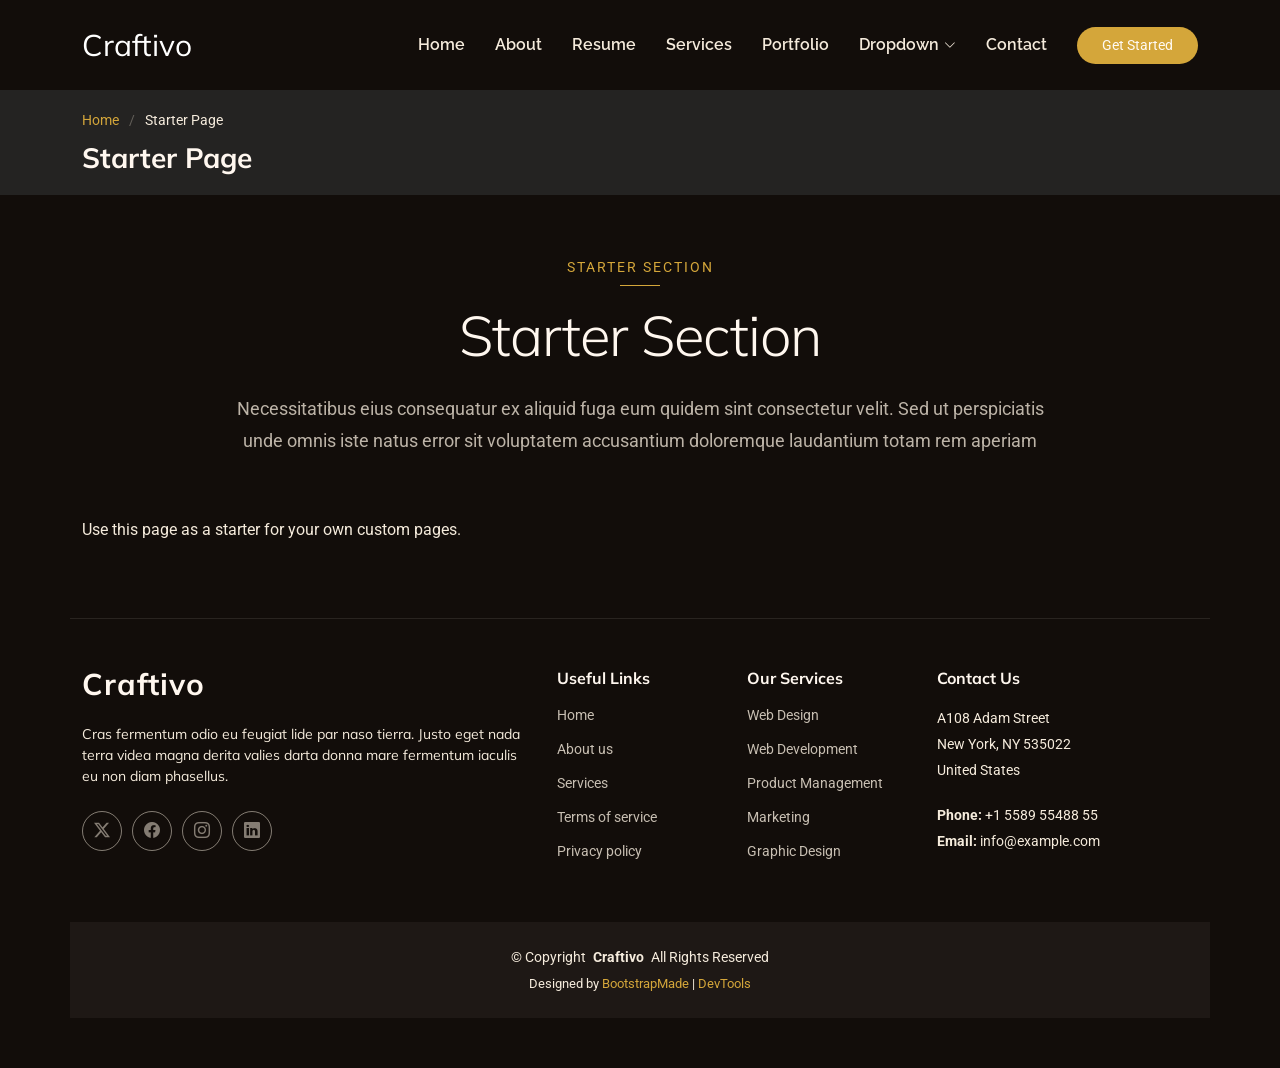
<file: starter-page.html>
<!DOCTYPE html>
<html lang="en">

<head>
  <meta charset="utf-8">
  <meta content="width=device-width, initial-scale=1.0" name="viewport">
  <title>Starter Page - Craftivo Bootstrap Template</title>
  <meta name="description" content="">
  <meta name="keywords" content="">

  <!-- Favicons -->
  <link href="assets/img/favicon.png" rel="icon">
  <link href="assets/img/apple-touch-icon.png" rel="apple-touch-icon">

  <!-- Fonts -->
  <link href="https://fonts.googleapis.com" rel="preconnect">
  <link href="https://fonts.gstatic.com" rel="preconnect" crossorigin>
  <link href="https://fonts.googleapis.com/css2?family=Roboto:ital,wght@0,100;0,300;0,400;0,500;0,700;0,900;1,100;1,300;1,400;1,500;1,700;1,900&family=Raleway:ital,wght@0,100;0,200;0,300;0,400;0,500;0,600;0,700;0,800;0,900;1,100;1,200;1,300;1,400;1,500;1,600;1,700;1,800;1,900&family=Mulish:ital,wght@0,200;0,300;0,400;0,500;0,600;0,700;0,800;0,900;1,200;1,300;1,400;1,500;1,600;1,700;1,800;1,900&display=swap" rel="stylesheet">

  <!-- Vendor CSS Files -->
  <link href="assets/vendor/bootstrap/css/bootstrap.min.css" rel="stylesheet">
  <link href="assets/vendor/bootstrap-icons/bootstrap-icons.css" rel="stylesheet">
  <link href="assets/vendor/aos/aos.css" rel="stylesheet">
  <link href="assets/vendor/glightbox/css/glightbox.min.css" rel="stylesheet">
  <link href="assets/vendor/swiper/swiper-bundle.min.css" rel="stylesheet">

  <!-- Main CSS File -->
  <link href="assets/css/main.css" rel="stylesheet">

  <!-- =======================================================
  * Template Name: Craftivo
  * Template URL: https://bootstrapmade.com/craftivo-bootstrap-portfolio-template/
  * Updated: Oct 04 2025 with Bootstrap v5.3.8
  * Author: BootstrapMade.com
  * License: https://bootstrapmade.com/license/
  ======================================================== -->
</head>

<body class="starter-page-page">

  <header id="header" class="header d-flex align-items-center sticky-top">
    <div class="container-fluid container-xl position-relative d-flex align-items-center">

      <a href="index.html" class="logo d-flex align-items-center me-auto">
        <!-- Uncomment the line below if you also wish to use an image logo -->
        <!-- <img src="assets/img/logo.webp" alt=""> -->
        <h1 class="sitename">Craftivo</h1>
      </a>

      <nav id="navmenu" class="navmenu">
        <ul>
          <li><a href="#hero">Home</a></li>
          <li><a href="#about">About</a></li>
          <li><a href="#resume">Resume</a></li>
          <li><a href="#services">Services</a></li>
          <li><a href="#portfolio">Portfolio</a></li>
          <li class="dropdown"><a href="#"><span>Dropdown</span> <i class="bi bi-chevron-down toggle-dropdown"></i></a>
            <ul>
              <li><a href="#">Dropdown 1</a></li>
              <li class="dropdown"><a href="#"><span>Deep Dropdown</span> <i class="bi bi-chevron-down toggle-dropdown"></i></a>
                <ul>
                  <li><a href="#">Deep Dropdown 1</a></li>
                  <li><a href="#">Deep Dropdown 2</a></li>
                  <li><a href="#">Deep Dropdown 3</a></li>
                  <li><a href="#">Deep Dropdown 4</a></li>
                  <li><a href="#">Deep Dropdown 5</a></li>
                </ul>
              </li>
              <li><a href="#">Dropdown 2</a></li>
              <li><a href="#">Dropdown 3</a></li>
              <li><a href="#">Dropdown 4</a></li>
            </ul>
          </li>
          <li><a href="#contact">Contact</a></li>
        </ul>
        <i class="mobile-nav-toggle d-xl-none bi bi-list"></i>
      </nav>

      <a class="btn-getstarted" href="#about">Get Started</a>

    </div>
  </header>

  <main class="main">

    <!-- Page Title -->
    <div class="page-title light-background">
      <div class="container">
        <nav class="breadcrumbs">
          <ol>
            <li><a href="index.html">Home</a></li>
            <li class="current">Starter Page</li>
          </ol>
        </nav>
        <h1>Starter Page</h1>
      </div>
    </div><!-- End Page Title -->

    <!-- Starter Section Section -->
    <section id="starter-section" class="starter-section section">

      <!-- Section Title -->
      <div class="container section-title" data-aos="fade-up">
        <span class="subtitle">Starter Section</span>
        <h2>Starter Section</h2>
        <p>Necessitatibus eius consequatur ex aliquid fuga eum quidem sint consectetur velit. Sed ut perspiciatis unde omnis iste natus error sit voluptatem accusantium doloremque laudantium totam rem aperiam</p>
      </div><!-- End Section Title -->

      <div class="container" data-aos="fade-up">
        <p>Use this page as a starter for your own custom pages.</p>
      </div>

    </section><!-- /Starter Section Section -->

  </main>

  <footer id="footer" class="footer">

    <div class="container footer-top">
      <div class="row gy-4">
        <div class="col-lg-5 col-md-12 footer-about">
          <a href="index.html" class="logo d-flex align-items-center">
            <span class="sitename">Craftivo</span>
          </a>
          <p>Cras fermentum odio eu feugiat lide par naso tierra. Justo eget nada terra videa magna derita valies darta donna mare fermentum iaculis eu non diam phasellus.</p>
          <div class="social-links d-flex mt-4">
            <a href=""><i class="bi bi-twitter-x"></i></a>
            <a href=""><i class="bi bi-facebook"></i></a>
            <a href=""><i class="bi bi-instagram"></i></a>
            <a href=""><i class="bi bi-linkedin"></i></a>
          </div>
        </div>

        <div class="col-lg-2 col-6 footer-links">
          <h4>Useful Links</h4>
          <ul>
            <li><a href="#">Home</a></li>
            <li><a href="#">About us</a></li>
            <li><a href="#">Services</a></li>
            <li><a href="#">Terms of service</a></li>
            <li><a href="#">Privacy policy</a></li>
          </ul>
        </div>

        <div class="col-lg-2 col-6 footer-links">
          <h4>Our Services</h4>
          <ul>
            <li><a href="#">Web Design</a></li>
            <li><a href="#">Web Development</a></li>
            <li><a href="#">Product Management</a></li>
            <li><a href="#">Marketing</a></li>
            <li><a href="#">Graphic Design</a></li>
          </ul>
        </div>

        <div class="col-lg-3 col-md-12 footer-contact text-center text-md-start">
          <h4>Contact Us</h4>
          <p>A108 Adam Street</p>
          <p>New York, NY 535022</p>
          <p>United States</p>
          <p class="mt-4"><strong>Phone:</strong> <span>+1 5589 55488 55</span></p>
          <p><strong>Email:</strong> <span>info@example.com</span></p>
        </div>

      </div>
    </div>

    <div class="container copyright text-center mt-4">
      <p>© <span>Copyright</span> <strong class="px-1 sitename">Craftivo</strong> <span>All Rights Reserved</span></p>
      <div class="credits">
        <!-- All the links in the footer should remain intact. -->
        <!-- You can delete the links only if you've purchased the pro version. -->
        <!-- Licensing information: https://bootstrapmade.com/license/ -->
        <!-- Purchase the pro version with working PHP/AJAX contact form: [buy-url] -->
        Designed by <a href="https://bootstrapmade.com/">BootstrapMade</a> | <a href="https://bootstrapmade.com/tools/">DevTools</a>
      </div>
    </div>

  </footer>

  <!-- Scroll Top -->
  <a href="#" id="scroll-top" class="scroll-top d-flex align-items-center justify-content-center"><i class="bi bi-arrow-up-short"></i></a>

  <!-- Preloader -->
  <div id="preloader">
    <div class="line"></div>
  </div>

  <!-- Vendor JS Files -->
  <script src="assets/vendor/bootstrap/js/bootstrap.bundle.min.js"></script>
  <script src="assets/vendor/php-email-form/validate.js"></script>
  <script src="assets/vendor/aos/aos.js"></script>
  <script src="assets/vendor/typed.js/typed.umd.js"></script>
  <script src="assets/vendor/waypoints/noframework.waypoints.js"></script>
  <script src="assets/vendor/glightbox/js/glightbox.min.js"></script>
  <script src="assets/vendor/imagesloaded/imagesloaded.pkgd.min.js"></script>
  <script src="assets/vendor/isotope-layout/isotope.pkgd.min.js"></script>
  <script src="assets/vendor/swiper/swiper-bundle.min.js"></script>

  <!-- Main JS File -->
  <script src="assets/js/main.js"></script>

</body>

</html>
</file>
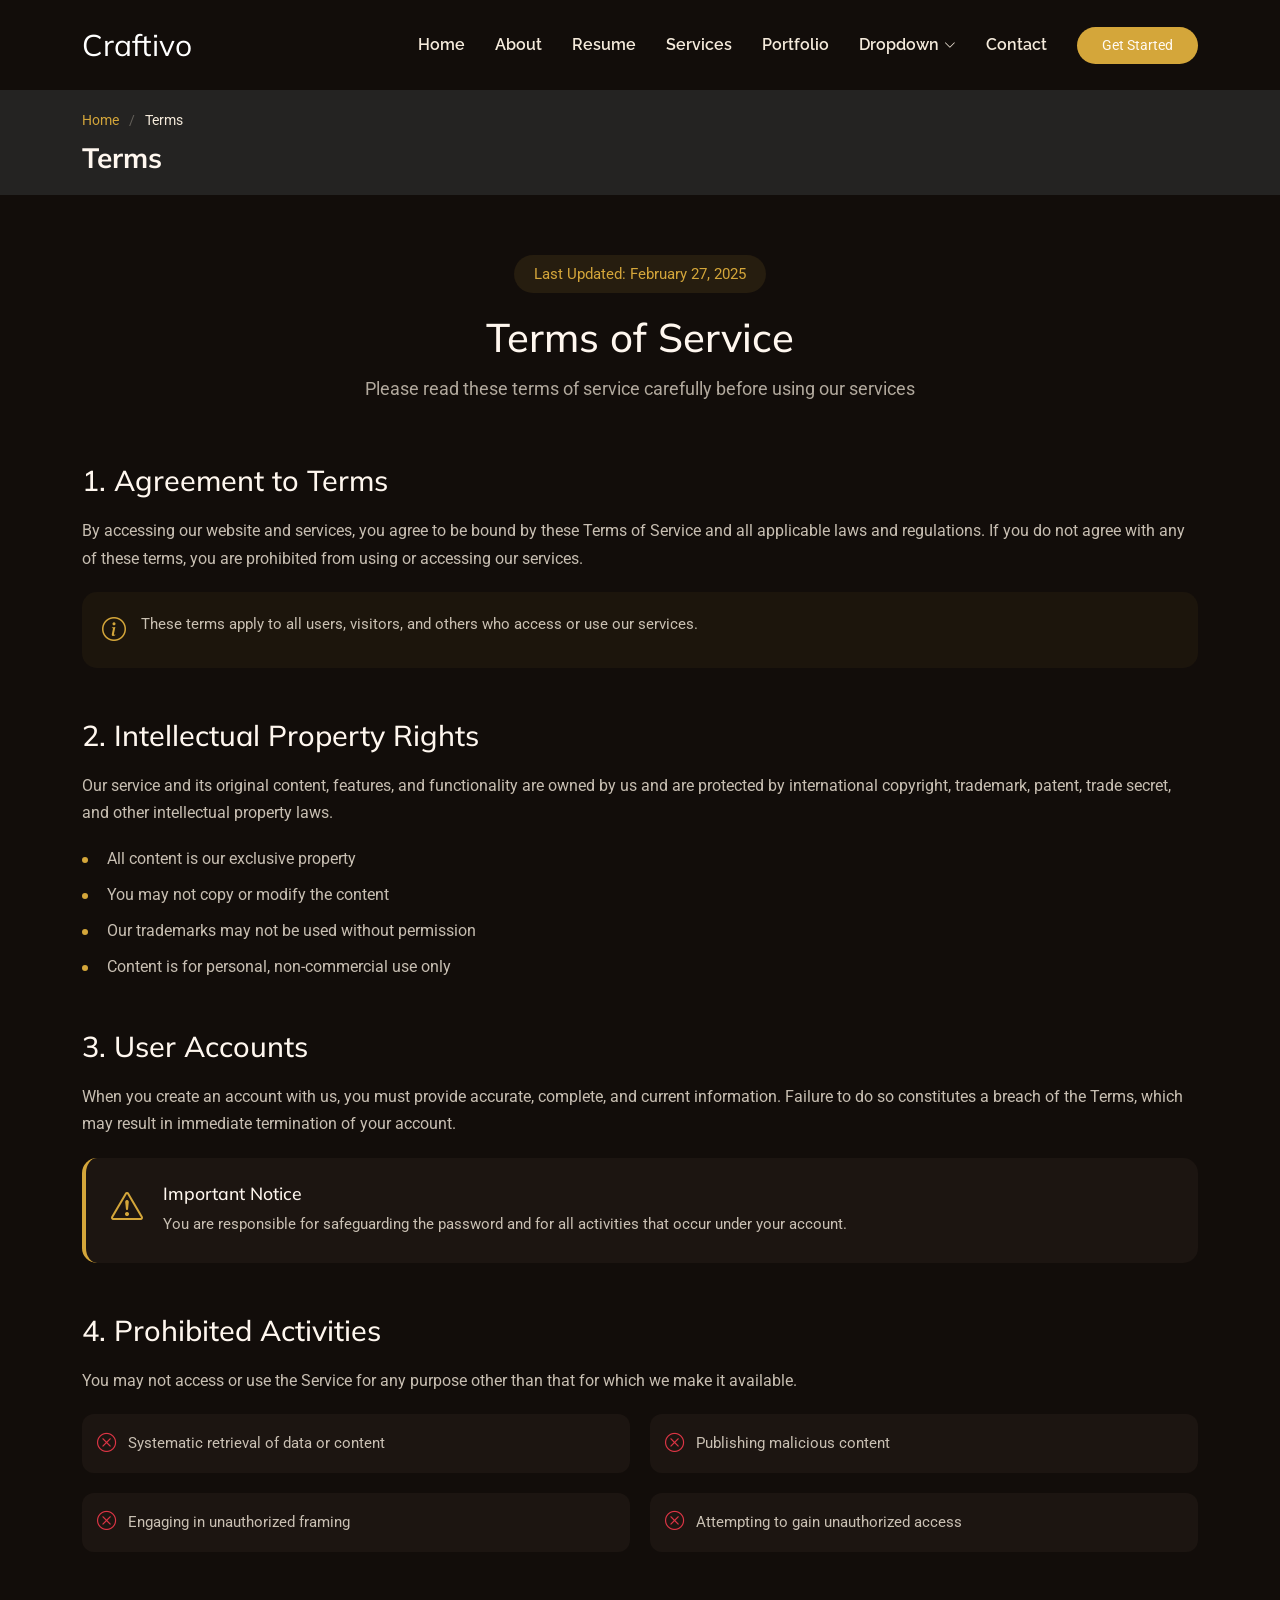
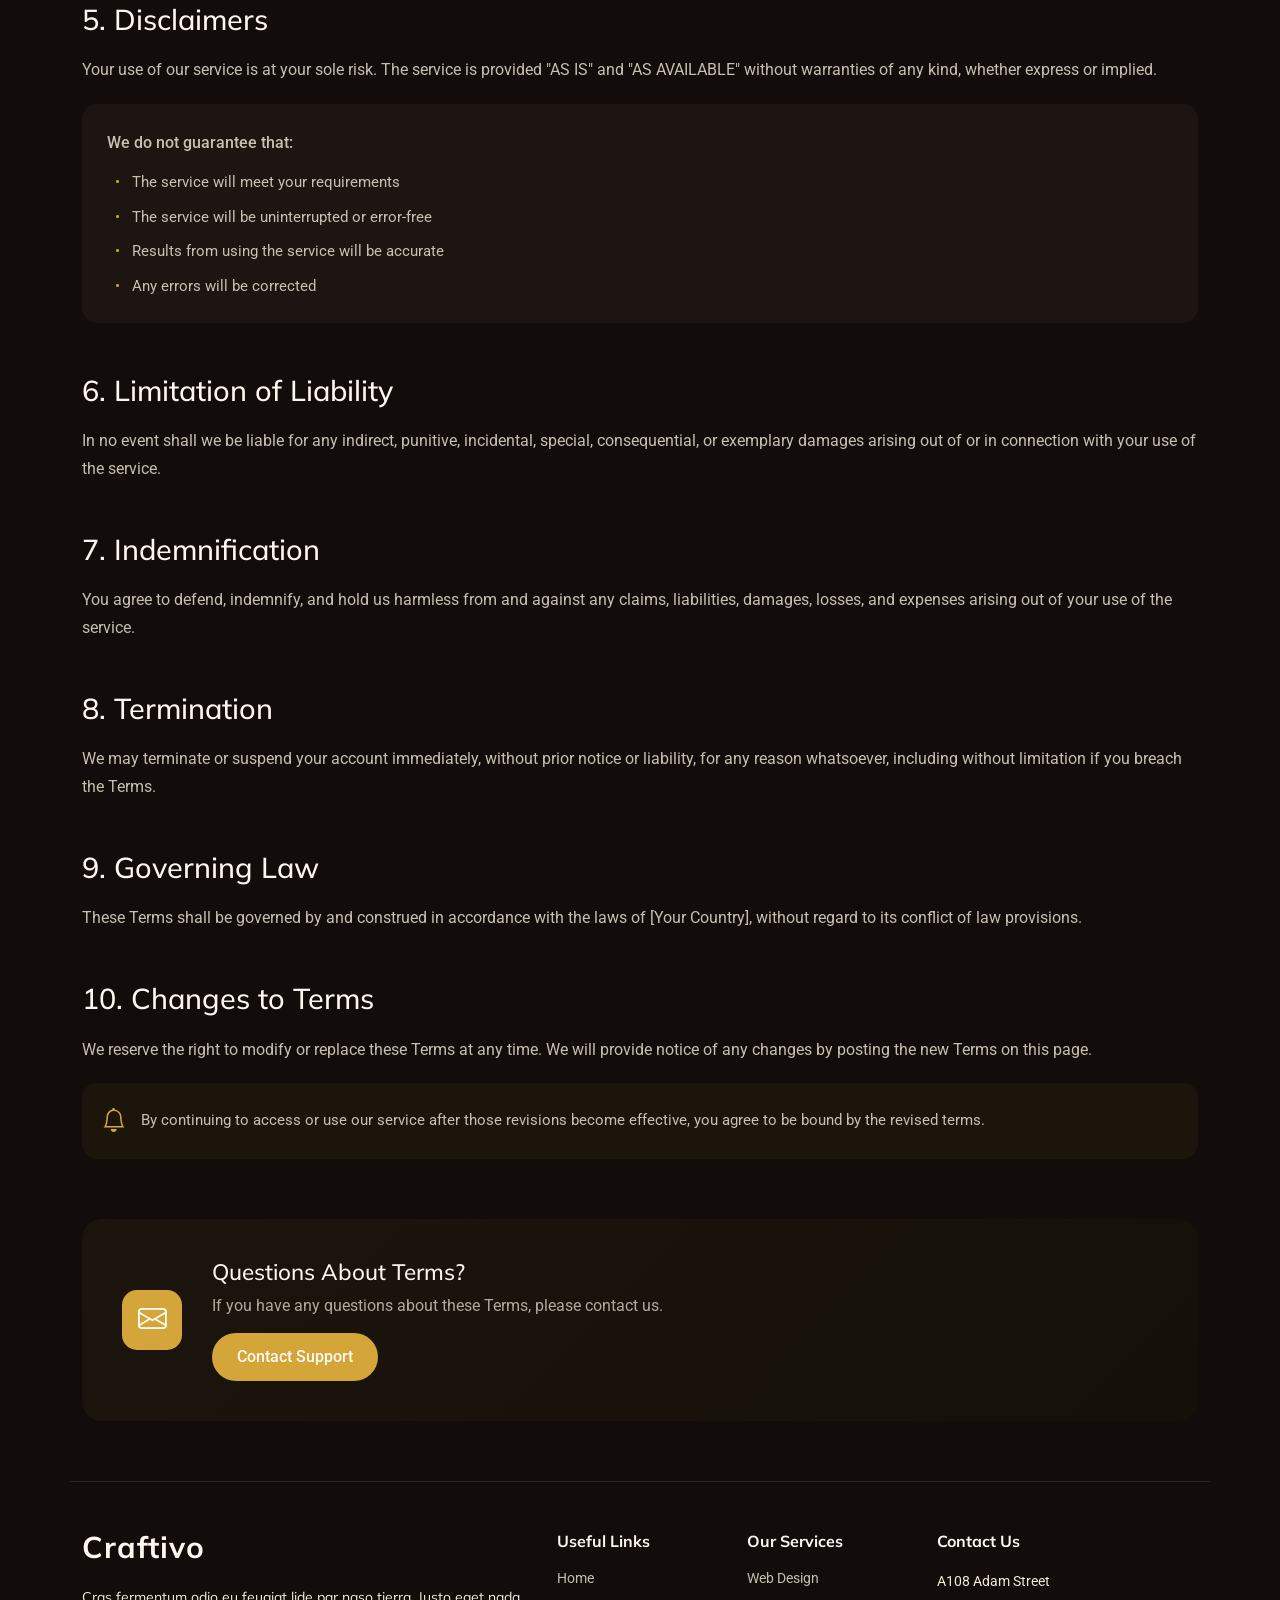
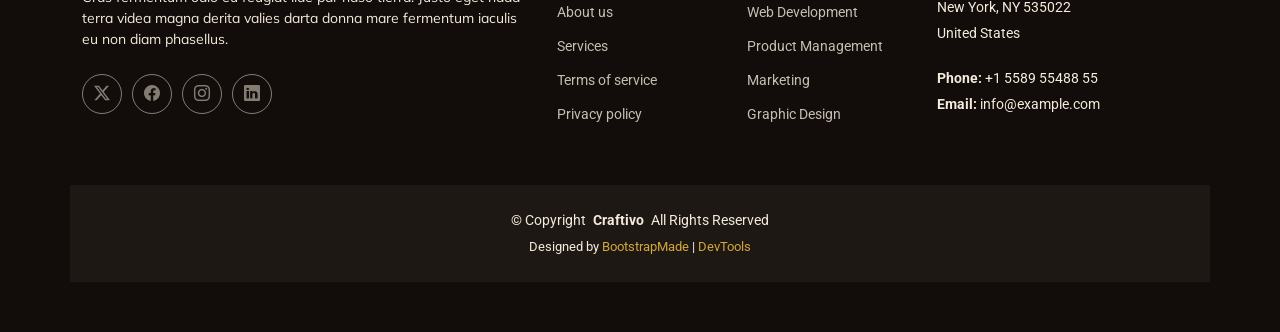
<file: terms.html>
<!DOCTYPE html>
<html lang="en">

<head>
  <meta charset="utf-8">
  <meta content="width=device-width, initial-scale=1.0" name="viewport">
  <title>Terms - Craftivo Bootstrap Template</title>
  <meta name="description" content="">
  <meta name="keywords" content="">

  <!-- Favicons -->
  <link href="assets/img/favicon.png" rel="icon">
  <link href="assets/img/apple-touch-icon.png" rel="apple-touch-icon">

  <!-- Fonts -->
  <link href="https://fonts.googleapis.com" rel="preconnect">
  <link href="https://fonts.gstatic.com" rel="preconnect" crossorigin>
  <link href="https://fonts.googleapis.com/css2?family=Roboto:ital,wght@0,100;0,300;0,400;0,500;0,700;0,900;1,100;1,300;1,400;1,500;1,700;1,900&family=Raleway:ital,wght@0,100;0,200;0,300;0,400;0,500;0,600;0,700;0,800;0,900;1,100;1,200;1,300;1,400;1,500;1,600;1,700;1,800;1,900&family=Mulish:ital,wght@0,200;0,300;0,400;0,500;0,600;0,700;0,800;0,900;1,200;1,300;1,400;1,500;1,600;1,700;1,800;1,900&display=swap" rel="stylesheet">

  <!-- Vendor CSS Files -->
  <link href="assets/vendor/bootstrap/css/bootstrap.min.css" rel="stylesheet">
  <link href="assets/vendor/bootstrap-icons/bootstrap-icons.css" rel="stylesheet">
  <link href="assets/vendor/aos/aos.css" rel="stylesheet">
  <link href="assets/vendor/glightbox/css/glightbox.min.css" rel="stylesheet">
  <link href="assets/vendor/swiper/swiper-bundle.min.css" rel="stylesheet">

  <!-- Main CSS File -->
  <link href="assets/css/main.css" rel="stylesheet">

  <!-- =======================================================
  * Template Name: Craftivo
  * Template URL: https://bootstrapmade.com/craftivo-bootstrap-portfolio-template/
  * Updated: Oct 04 2025 with Bootstrap v5.3.8
  * Author: BootstrapMade.com
  * License: https://bootstrapmade.com/license/
  ======================================================== -->
</head>

<body class="terms-page">

  <header id="header" class="header d-flex align-items-center sticky-top">
    <div class="container-fluid container-xl position-relative d-flex align-items-center">

      <a href="index.html" class="logo d-flex align-items-center me-auto">
        <!-- Uncomment the line below if you also wish to use an image logo -->
        <!-- <img src="assets/img/logo.webp" alt=""> -->
        <h1 class="sitename">Craftivo</h1>
      </a>

      <nav id="navmenu" class="navmenu">
        <ul>
          <li><a href="#hero">Home</a></li>
          <li><a href="#about">About</a></li>
          <li><a href="#resume">Resume</a></li>
          <li><a href="#services">Services</a></li>
          <li><a href="#portfolio">Portfolio</a></li>
          <li class="dropdown"><a href="#"><span>Dropdown</span> <i class="bi bi-chevron-down toggle-dropdown"></i></a>
            <ul>
              <li><a href="#">Dropdown 1</a></li>
              <li class="dropdown"><a href="#"><span>Deep Dropdown</span> <i class="bi bi-chevron-down toggle-dropdown"></i></a>
                <ul>
                  <li><a href="#">Deep Dropdown 1</a></li>
                  <li><a href="#">Deep Dropdown 2</a></li>
                  <li><a href="#">Deep Dropdown 3</a></li>
                  <li><a href="#">Deep Dropdown 4</a></li>
                  <li><a href="#">Deep Dropdown 5</a></li>
                </ul>
              </li>
              <li><a href="#">Dropdown 2</a></li>
              <li><a href="#">Dropdown 3</a></li>
              <li><a href="#">Dropdown 4</a></li>
            </ul>
          </li>
          <li><a href="#contact">Contact</a></li>
        </ul>
        <i class="mobile-nav-toggle d-xl-none bi bi-list"></i>
      </nav>

      <a class="btn-getstarted" href="#about">Get Started</a>

    </div>
  </header>

  <main class="main">

    <!-- Page Title -->
    <div class="page-title light-background">
      <div class="container">
        <nav class="breadcrumbs">
          <ol>
            <li><a href="index.html">Home</a></li>
            <li class="current">Terms</li>
          </ol>
        </nav>
        <h1>Terms</h1>
      </div>
    </div><!-- End Page Title -->

    <!-- Terms Of Service Section -->
    <section id="terms-of-service" class="terms-of-service section">

      <div class="container" data-aos="fade-up">
        <!-- Page Header -->
        <div class="tos-header text-center" data-aos="fade-up">
          <span class="last-updated">Last Updated: February 27, 2025</span>
          <h2>Terms of Service</h2>
          <p>Please read these terms of service carefully before using our services</p>
        </div>

        <!-- Content -->
        <div class="tos-content" data-aos="fade-up" data-aos-delay="200">
          <!-- Agreement Section -->
          <div id="agreement" class="content-section">
            <h3>1. Agreement to Terms</h3>
            <p>By accessing our website and services, you agree to be bound by these Terms of Service and all applicable laws and regulations. If you do not agree with any of these terms, you are prohibited from using or accessing our services.</p>
            <div class="info-box">
              <i class="bi bi-info-circle"></i>
              <p>These terms apply to all users, visitors, and others who access or use our services.</p>
            </div>
          </div>

          <!-- Intellectual Property -->
          <div id="intellectual-property" class="content-section">
            <h3>2. Intellectual Property Rights</h3>
            <p>Our service and its original content, features, and functionality are owned by us and are protected by international copyright, trademark, patent, trade secret, and other intellectual property laws.</p>
            <ul class="list-items">
              <li>All content is our exclusive property</li>
              <li>You may not copy or modify the content</li>
              <li>Our trademarks may not be used without permission</li>
              <li>Content is for personal, non-commercial use only</li>
            </ul>
          </div>

          <!-- User Accounts -->
          <div id="user-accounts" class="content-section">
            <h3>3. User Accounts</h3>
            <p>When you create an account with us, you must provide accurate, complete, and current information. Failure to do so constitutes a breach of the Terms, which may result in immediate termination of your account.</p>
            <div class="alert-box">
              <i class="bi bi-exclamation-triangle"></i>
              <div class="alert-content">
                <h5>Important Notice</h5>
                <p>You are responsible for safeguarding the password and for all activities that occur under your account.</p>
              </div>
            </div>
          </div>

          <!-- Prohibited Activities -->
          <div id="prohibited" class="content-section">
            <h3>4. Prohibited Activities</h3>
            <p>You may not access or use the Service for any purpose other than that for which we make it available.</p>
            <div class="prohibited-list">
              <div class="prohibited-item">
                <i class="bi bi-x-circle"></i>
                <span>Systematic retrieval of data or content</span>
              </div>
              <div class="prohibited-item">
                <i class="bi bi-x-circle"></i>
                <span>Publishing malicious content</span>
              </div>
              <div class="prohibited-item">
                <i class="bi bi-x-circle"></i>
                <span>Engaging in unauthorized framing</span>
              </div>
              <div class="prohibited-item">
                <i class="bi bi-x-circle"></i>
                <span>Attempting to gain unauthorized access</span>
              </div>
            </div>
          </div>

          <!-- Disclaimers -->
          <div id="disclaimer" class="content-section">
            <h3>5. Disclaimers</h3>
            <p>Your use of our service is at your sole risk. The service is provided "AS IS" and "AS AVAILABLE" without warranties of any kind, whether express or implied.</p>
            <div class="disclaimer-box">
              <p>We do not guarantee that:</p>
              <ul>
                <li>The service will meet your requirements</li>
                <li>The service will be uninterrupted or error-free</li>
                <li>Results from using the service will be accurate</li>
                <li>Any errors will be corrected</li>
              </ul>
            </div>
          </div>

          <!-- Limitation of Liability -->
          <div id="limitation" class="content-section">
            <h3>6. Limitation of Liability</h3>
            <p>In no event shall we be liable for any indirect, punitive, incidental, special, consequential, or exemplary damages arising out of or in connection with your use of the service.</p>
          </div>

          <!-- Indemnification -->
          <div id="indemnification" class="content-section">
            <h3>7. Indemnification</h3>
            <p>You agree to defend, indemnify, and hold us harmless from and against any claims, liabilities, damages, losses, and expenses arising out of your use of the service.</p>
          </div>

          <!-- Termination -->
          <div id="termination" class="content-section">
            <h3>8. Termination</h3>
            <p>We may terminate or suspend your account immediately, without prior notice or liability, for any reason whatsoever, including without limitation if you breach the Terms.</p>
          </div>

          <!-- Governing Law -->
          <div id="governing-law" class="content-section">
            <h3>9. Governing Law</h3>
            <p>These Terms shall be governed by and construed in accordance with the laws of [Your Country], without regard to its conflict of law provisions.</p>
          </div>

          <!-- Changes -->
          <div id="changes" class="content-section">
            <h3>10. Changes to Terms</h3>
            <p>We reserve the right to modify or replace these Terms at any time. We will provide notice of any changes by posting the new Terms on this page.</p>
            <div class="notice-box">
              <i class="bi bi-bell"></i>
              <p>By continuing to access or use our service after those revisions become effective, you agree to be bound by the revised terms.</p>
            </div>
          </div>
        </div>

        <!-- Contact Section -->
        <div class="tos-contact" data-aos="fade-up" data-aos-delay="300">
          <div class="contact-box">
            <div class="contact-icon">
              <i class="bi bi-envelope"></i>
            </div>
            <div class="contact-content">
              <h4>Questions About Terms?</h4>
              <p>If you have any questions about these Terms, please contact us.</p>
              <a href="#" class="contact-link">Contact Support</a>
            </div>
          </div>
        </div>
      </div>

    </section><!-- /Terms Of Service Section -->

  </main>

  <footer id="footer" class="footer">

    <div class="container footer-top">
      <div class="row gy-4">
        <div class="col-lg-5 col-md-12 footer-about">
          <a href="index.html" class="logo d-flex align-items-center">
            <span class="sitename">Craftivo</span>
          </a>
          <p>Cras fermentum odio eu feugiat lide par naso tierra. Justo eget nada terra videa magna derita valies darta donna mare fermentum iaculis eu non diam phasellus.</p>
          <div class="social-links d-flex mt-4">
            <a href=""><i class="bi bi-twitter-x"></i></a>
            <a href=""><i class="bi bi-facebook"></i></a>
            <a href=""><i class="bi bi-instagram"></i></a>
            <a href=""><i class="bi bi-linkedin"></i></a>
          </div>
        </div>

        <div class="col-lg-2 col-6 footer-links">
          <h4>Useful Links</h4>
          <ul>
            <li><a href="#">Home</a></li>
            <li><a href="#">About us</a></li>
            <li><a href="#">Services</a></li>
            <li><a href="#">Terms of service</a></li>
            <li><a href="#">Privacy policy</a></li>
          </ul>
        </div>

        <div class="col-lg-2 col-6 footer-links">
          <h4>Our Services</h4>
          <ul>
            <li><a href="#">Web Design</a></li>
            <li><a href="#">Web Development</a></li>
            <li><a href="#">Product Management</a></li>
            <li><a href="#">Marketing</a></li>
            <li><a href="#">Graphic Design</a></li>
          </ul>
        </div>

        <div class="col-lg-3 col-md-12 footer-contact text-center text-md-start">
          <h4>Contact Us</h4>
          <p>A108 Adam Street</p>
          <p>New York, NY 535022</p>
          <p>United States</p>
          <p class="mt-4"><strong>Phone:</strong> <span>+1 5589 55488 55</span></p>
          <p><strong>Email:</strong> <span>info@example.com</span></p>
        </div>

      </div>
    </div>

    <div class="container copyright text-center mt-4">
      <p>© <span>Copyright</span> <strong class="px-1 sitename">Craftivo</strong> <span>All Rights Reserved</span></p>
      <div class="credits">
        <!-- All the links in the footer should remain intact. -->
        <!-- You can delete the links only if you've purchased the pro version. -->
        <!-- Licensing information: https://bootstrapmade.com/license/ -->
        <!-- Purchase the pro version with working PHP/AJAX contact form: [buy-url] -->
        Designed by <a href="https://bootstrapmade.com/">BootstrapMade</a> | <a href="https://bootstrapmade.com/tools/">DevTools</a>
      </div>
    </div>

  </footer>

  <!-- Scroll Top -->
  <a href="#" id="scroll-top" class="scroll-top d-flex align-items-center justify-content-center"><i class="bi bi-arrow-up-short"></i></a>

  <!-- Preloader -->
  <div id="preloader">
    <div class="line"></div>
  </div>

  <!-- Vendor JS Files -->
  <script src="assets/vendor/bootstrap/js/bootstrap.bundle.min.js"></script>
  <script src="assets/vendor/php-email-form/validate.js"></script>
  <script src="assets/vendor/aos/aos.js"></script>
  <script src="assets/vendor/typed.js/typed.umd.js"></script>
  <script src="assets/vendor/waypoints/noframework.waypoints.js"></script>
  <script src="assets/vendor/glightbox/js/glightbox.min.js"></script>
  <script src="assets/vendor/imagesloaded/imagesloaded.pkgd.min.js"></script>
  <script src="assets/vendor/isotope-layout/isotope.pkgd.min.js"></script>
  <script src="assets/vendor/swiper/swiper-bundle.min.js"></script>

  <!-- Main JS File -->
  <script src="assets/js/main.js"></script>

</body>

</html>
</file>
<file: assets/css/main.css>
/**
* Template Name: Craftivo
* Template URL: https://bootstrapmade.com/craftivo-bootstrap-portfolio-template/
* Updated: Oct 04 2025 with Bootstrap v5.3.8
* Author: BootstrapMade.com
* License: https://bootstrapmade.com/license/
*/

@charset "UTF-8";

/*--------------------------------------------------------------
# Font & Color Variables
# Help: https://bootstrapmade.com/color-system/
--------------------------------------------------------------*/
/* Fonts */
:root {
  --default-font: "Roboto",  system-ui, -apple-system, "Segoe UI", Roboto, "Helvetica Neue", Arial, "Noto Sans", "Liberation Sans", sans-serif, "Apple Color Emoji", "Segoe UI Emoji", "Segoe UI Symbol", "Noto Color Emoji";
  --heading-font: "Mulish",  sans-serif;
  --nav-font: "Raleway",  sans-serif;
}

/* Global Colors - The following color variables are used throughout the website. Updating them here will change the color scheme of the entire website */
:root { 
  --background-color: #120d0a; /* Deep brown-black background */
  --default-color: #f5ebdc; /* Warm ivory text */
  --heading-color: #fff7ef; /* Soft cream headings */
  --accent-color: #d4a63a; /* Rich gold accent */
  --surface-color: #1c1511; /* Dark brown surface */
  --contrast-color: #fffaf3; /* Soft contrast for accent text */
}

/* Nav Menu Colors - The following color variables are used specifically for the navigation menu. They are separate from the global colors to allow for more customization options */
:root {
  --nav-color: #f5ebdc;  /* Warm ivory for navigation links */
  --nav-hover-color: #b83d2f; /* Strong Guinean red accent */
  --nav-mobile-background-color: #180f0c; /* Deep brown-black mobile background */
  --nav-dropdown-background-color: #1a120e; /* Rich brown dropdown background */
  --nav-dropdown-color: #f5ebdc; /* Warm ivory for dropdown links */
  --nav-dropdown-hover-color: #b83d2f; /* Strong Guinean red hover color */
}

/* Color Presets - These classes override global colors when applied to any section or element, providing reuse of the sam color scheme. */

.light-background {
  --background-color: rgba(41, 41, 41, 0.8);
  --surface-color: #484848;
}

.dark-background {
  --background-color: #060606;
  --default-color: #ffffff;
  --heading-color: #ffffff;
  --surface-color: #252525;
  --contrast-color: #ffffff;
}

/* Smooth scroll */
:root {
  scroll-behavior: smooth;
}

/*--------------------------------------------------------------
# General Styling & Shared Classes
--------------------------------------------------------------*/
body {
  color: var(--default-color);
  background-color: var(--background-color);
  font-family: var(--default-font);
}

a {
  color: var(--accent-color);
  text-decoration: none;
  transition: 0.3s;
}

a:hover {
  color: color-mix(in srgb, var(--accent-color), transparent 25%);
  text-decoration: none;
}

h1,
h2,
h3,
h4,
h5,
h6 {
  color: var(--heading-color);
  font-family: var(--heading-font);
}

/* PHP Email Form Messages
------------------------------*/
.php-email-form .error-message {
  display: none;
  background: #df1529;
  color: #ffffff;
  text-align: left;
  padding: 15px;
  margin-bottom: 24px;
  font-weight: 600;
}

.php-email-form .sent-message {
  display: none;
  color: #ffffff;
  background: #059652;
  text-align: center;
  padding: 15px;
  margin-bottom: 24px;
  font-weight: 600;
}

.php-email-form .loading {
  display: none;
  background: var(--surface-color);
  text-align: center;
  padding: 15px;
  margin-bottom: 24px;
}

.php-email-form .loading:before {
  content: "";
  display: inline-block;
  border-radius: 50%;
  width: 24px;
  height: 24px;
  margin: 0 10px -6px 0;
  border: 3px solid var(--accent-color);
  border-top-color: var(--surface-color);
  animation: php-email-form-loading 1s linear infinite;
}

@keyframes php-email-form-loading {
  0% {
    transform: rotate(0deg);
  }

  100% {
    transform: rotate(360deg);
  }
}

/*--------------------------------------------------------------
# Global Header
--------------------------------------------------------------*/
.header {
  --heading-color: #ffffff;
  color: var(--default-color);
  background-color: var(--background-color);
  padding: 15px 0;
  transition: all 0.5s;
  z-index: 997;
}

.header .logo {
  line-height: 1;
}

.header .logo img {
  max-height: 36px;
  margin-right: 8px;
}

.header .logo h1 {
  font-size: 30px;
  margin: 0;
  font-weight: 400;
  color: var(--heading-color);
}

.header .btn-getstarted,
.header .btn-getstarted:focus {
  color: var(--contrast-color);
  background: var(--accent-color);
  font-size: 14px;
  padding: 8px 25px;
  margin: 0 0 0 30px;
  border-radius: 50px;
  transition: 0.3s;
}

.header .btn-getstarted:hover,
.header .btn-getstarted:focus:hover {
  color: var(--contrast-color);
  background: color-mix(in srgb, var(--accent-color), transparent 15%);
}

@media (max-width: 1200px) {
  .header .logo {
    order: 1;
  }

  .header .btn-getstarted {
    order: 2;
    margin: 0 15px 0 0;
    padding: 6px 15px;
  }

  .header .navmenu {
    order: 3;
  }
}

.scrolled .header {
  box-shadow: 0px 0 18px rgba(0, 0, 0, 0.1);
}

/* Global Header on Scroll
------------------------------*/
.scrolled .header {
  --background-color: rgba(20, 20, 20, 0.8);
}

/* Index Page Header
------------------------------*/
.index-page .header {
  --background-color: rgba(255, 255, 255, 0);
}

/* Index Page Header on Scroll
------------------------------*/
.index-page.scrolled .header {
  --background-color: rgba(20, 20, 20, 0.8);
}

/*--------------------------------------------------------------
# Navigation Menu
--------------------------------------------------------------*/
/* Navmenu - Desktop */
@media (min-width: 1200px) {
  .navmenu {
    padding: 0;
  }

  .navmenu ul {
    margin: 0;
    padding: 0;
    display: flex;
    list-style: none;
    align-items: center;
  }

  .navmenu li {
    position: relative;
  }

  .navmenu a,
  .navmenu a:focus {
    color: var(--nav-color);
    padding: 18px 15px;
    font-size: 16px;
    font-family: var(--nav-font);
    font-weight: 600;
    display: flex;
    align-items: center;
    justify-content: space-between;
    white-space: nowrap;
    transition: 0.3s;
  }

  .navmenu a i,
  .navmenu a:focus i {
    font-size: 12px;
    line-height: 0;
    margin-left: 5px;
    transition: 0.3s;
  }

  .navmenu li:last-child a {
    padding-right: 0;
  }

  .navmenu li:hover>a,
  .navmenu .active,
  .navmenu .active:focus {
    color: var(--nav-hover-color);
  }

  .navmenu .dropdown ul {
    margin: 0;
    padding: 10px 0;
    background: var(--nav-dropdown-background-color);
    display: block;
    position: absolute;
    visibility: hidden;
    left: 14px;
    top: 130%;
    opacity: 0;
    transition: 0.3s;
    border-radius: 4px;
    z-index: 99;
    box-shadow: 0px 0px 30px rgba(0, 0, 0, 0.1);
  }

  .navmenu .dropdown ul li {
    min-width: 200px;
  }

  .navmenu .dropdown ul a {
    padding: 10px 20px;
    font-size: 15px;
    text-transform: none;
    color: var(--nav-dropdown-color);
  }

  .navmenu .dropdown ul a i {
    font-size: 12px;
  }

  .navmenu .dropdown ul a:hover,
  .navmenu .dropdown ul .active:hover,
  .navmenu .dropdown ul li:hover>a {
    color: var(--nav-dropdown-hover-color);
  }

  .navmenu .dropdown:hover>ul {
    opacity: 1;
    top: 100%;
    visibility: visible;
  }

  .navmenu .dropdown .dropdown ul {
    top: 0;
    left: -90%;
    visibility: hidden;
  }

  .navmenu .dropdown .dropdown:hover>ul {
    opacity: 1;
    top: 0;
    left: -100%;
    visibility: visible;
  }
}

/* Navmenu - Mobile */
@media (max-width: 1199px) {
  .mobile-nav-toggle {
    color: var(--nav-color);
    font-size: 28px;
    line-height: 0;
    margin-right: 10px;
    cursor: pointer;
    transition: color 0.3s;
  }

  .navmenu {
    padding: 0;
    z-index: 9997;
  }

  .navmenu ul {
    display: none;
    list-style: none;
    position: absolute;
    inset: 60px 20px 20px 20px;
    padding: 10px 0;
    margin: 0;
    border-radius: 6px;
    background-color: var(--nav-mobile-background-color);
    overflow-y: auto;
    transition: 0.3s;
    z-index: 9998;
    box-shadow: 0px 0px 30px rgba(0, 0, 0, 0.1);
  }

  .navmenu a,
  .navmenu a:focus {
    color: var(--nav-dropdown-color);
    padding: 10px 20px;
    font-family: var(--nav-font);
    font-size: 17px;
    font-weight: 500;
    display: flex;
    align-items: center;
    justify-content: space-between;
    white-space: nowrap;
    transition: 0.3s;
  }

  .navmenu a i,
  .navmenu a:focus i {
    font-size: 12px;
    line-height: 0;
    margin-left: 5px;
    width: 30px;
    height: 30px;
    display: flex;
    align-items: center;
    justify-content: center;
    border-radius: 50%;
    transition: 0.3s;
    background-color: color-mix(in srgb, var(--accent-color), transparent 90%);
  }

  .navmenu a i:hover,
  .navmenu a:focus i:hover {
    background-color: var(--accent-color);
    color: var(--contrast-color);
  }

  .navmenu a:hover,
  .navmenu .active,
  .navmenu .active:focus {
    color: var(--nav-dropdown-hover-color);
  }

  .navmenu .active i,
  .navmenu .active:focus i {
    background-color: var(--accent-color);
    color: var(--contrast-color);
    transform: rotate(180deg);
  }

  .navmenu .dropdown ul {
    position: static;
    display: none;
    z-index: 99;
    padding: 10px 0;
    margin: 10px 20px;
    background-color: var(--nav-dropdown-background-color);
    border: 1px solid color-mix(in srgb, var(--default-color), transparent 90%);
    box-shadow: none;
    transition: all 0.5s ease-in-out;
  }

  .navmenu .dropdown ul ul {
    background-color: rgba(33, 37, 41, 0.1);
  }

  .navmenu .dropdown>.dropdown-active {
    display: block;
    background-color: rgba(33, 37, 41, 0.03);
  }

  .mobile-nav-active {
    overflow: hidden;
  }

  .mobile-nav-active .mobile-nav-toggle {
    color: #fff;
    position: absolute;
    font-size: 32px;
    top: 15px;
    right: 15px;
    margin-right: 0;
    z-index: 9999;
  }

  .mobile-nav-active .navmenu {
    position: fixed;
    overflow: hidden;
    inset: 0;
    background: rgba(33, 37, 41, 0.8);
    transition: 0.3s;
  }

  .mobile-nav-active .navmenu>ul {
    display: block;
  }
}

/*--------------------------------------------------------------
# Global Footer
--------------------------------------------------------------*/
.footer {
  color: var(--default-color);
  background-color: var(--background-color);
  font-size: 14px;
  padding-bottom: 50px;
  position: relative;
}

.footer .footer-top {
  padding-top: 50px;
  border-top: 1px solid color-mix(in srgb, var(--default-color), transparent 90%);
}

.footer .footer-about .logo {
  line-height: 1;
  margin-bottom: 25px;
}

.footer .footer-about .logo img {
  max-height: 40px;
  margin-right: 6px;
}

.footer .footer-about .logo span {
  color: var(--heading-color);
  font-size: 30px;
  font-weight: 700;
  letter-spacing: 1px;
  font-family: var(--heading-font);
}

.footer .footer-about p {
  font-size: 14px;
  font-family: var(--heading-font);
}

.footer .social-links a {
  display: flex;
  align-items: center;
  justify-content: center;
  width: 40px;
  height: 40px;
  border-radius: 50%;
  border: 1px solid color-mix(in srgb, var(--default-color), transparent 50%);
  font-size: 16px;
  color: color-mix(in srgb, var(--default-color), transparent 50%);
  margin-right: 10px;
  transition: 0.3s;
}

.footer .social-links a:hover {
  color: var(--accent-color);
  border-color: var(--accent-color);
}

.footer h4 {
  font-size: 16px;
  font-weight: bold;
  position: relative;
  padding-bottom: 12px;
}

.footer .footer-links {
  margin-bottom: 30px;
}

.footer .footer-links ul {
  list-style: none;
  padding: 0;
  margin: 0;
}

.footer .footer-links ul i {
  padding-right: 2px;
  font-size: 12px;
  line-height: 0;
}

.footer .footer-links ul li {
  padding: 10px 0;
  display: flex;
  align-items: center;
}

.footer .footer-links ul li:first-child {
  padding-top: 0;
}

.footer .footer-links ul a {
  color: color-mix(in srgb, var(--default-color), transparent 20%);
  display: inline-block;
  line-height: 1;
}

.footer .footer-links ul a:hover {
  color: var(--accent-color);
}

.footer .footer-contact p {
  margin-bottom: 5px;
}

.footer .copyright {
  padding-top: 25px;
  padding-bottom: 25px;
  background-color: color-mix(in srgb, var(--default-color), transparent 95%);
}

.footer .copyright p {
  margin-bottom: 0;
}

.footer .credits {
  margin-top: 6px;
  font-size: 13px;
}

/*--------------------------------------------------------------
# Preloader
--------------------------------------------------------------*/
#preloader {
  display: flex;
  position: fixed;
  inset: 0;
  width: 100%;
  height: 100vh;
  z-index: 99999;
}

#preloader:before,
#preloader:after {
  content: "";
  background-color: var(--background-color);
  position: absolute;
  inset: 0;
  width: 50%;
  height: 100%;
  transition: all 0.3s ease 0s;
  z-index: -1;
}

#preloader:after {
  left: auto;
  right: 0;
}

#preloader .line {
  position: relative;
  overflow: hidden;
  margin: auto;
  width: 1px;
  height: 280px;
  transition: all 0.8s ease 0s;
}

#preloader .line:before {
  content: "";
  position: absolute;
  background-color: var(--default-color);
  left: 0;
  top: 50%;
  width: 1px;
  height: 0%;
  transform: translateY(-50%);
  animation: lineincrease 1000ms ease-in-out 0s forwards;
}

#preloader .line:after {
  content: "";
  position: absolute;
  background-color: color-mix(in srgb, var(--default-color), transparent 95%);
  left: 0;
  top: 0;
  width: 1px;
  height: 100%;
  transform: translateY(-100%);
  animation: linemove 1200ms linear 0s infinite;
  animation-delay: 2000ms;
}

#preloader.loaded .line {
  opacity: 0;
  height: 100% !important;
}

#preloader.loaded .line:after {
  opacity: 0;
}

#preloader.loaded:before,
#preloader.loaded:after {
  animation: preloaderfinish 300ms ease-in-out 500ms forwards;
}

@keyframes lineincrease {
  0% {
    height: 0%;
  }

  100% {
    height: 100%;
  }
}

@keyframes linemove {
  0% {
    transform: translateY(200%);
  }

  100% {
    transform: translateY(-100%);
  }
}

@keyframes preloaderfinish {
  0% {
    width: 50%;
  }

  100% {
    width: 0%;
  }
}

/*--------------------------------------------------------------
# Scroll Top Button
--------------------------------------------------------------*/
.scroll-top {
  position: fixed;
  visibility: hidden;
  opacity: 0;
  right: 15px;
  bottom: 15px;
  z-index: 99999;
  background-color: var(--accent-color);
  width: 40px;
  height: 40px;
  border-radius: 4px;
  transition: all 0.4s;
}

.scroll-top i {
  font-size: 24px;
  color: var(--contrast-color);
  line-height: 0;
}

.scroll-top:hover {
  background-color: color-mix(in srgb, var(--accent-color), transparent 20%);
  color: var(--contrast-color);
}

.scroll-top.active {
  visibility: visible;
  opacity: 1;
}

/*--------------------------------------------------------------
# Disable aos animation delay on mobile devices
--------------------------------------------------------------*/
@media screen and (max-width: 768px) {
  [data-aos-delay] {
    transition-delay: 0 !important;
  }
}

/*--------------------------------------------------------------
# Global Page Titles & Breadcrumbs
--------------------------------------------------------------*/
.page-title {
  color: var(--default-color);
  background-color: var(--background-color);
  padding: 20px 0;
  position: relative;
}

.page-title h1 {
  font-size: 28px;
  font-weight: 700;
  margin: 0;
}

.page-title .breadcrumbs ol {
  display: flex;
  flex-wrap: wrap;
  list-style: none;
  padding: 0 0 10px 0;
  margin: 0;
  font-size: 14px;
  font-weight: 400;
}

.page-title .breadcrumbs ol li+li {
  padding-left: 10px;
}

.page-title .breadcrumbs ol li+li::before {
  content: "/";
  display: inline-block;
  padding-right: 10px;
  color: color-mix(in srgb, var(--default-color), transparent 70%);
}

/*--------------------------------------------------------------
# Global Sections
--------------------------------------------------------------*/
section,
.section {
  color: var(--default-color);
  background-color: var(--background-color);
  padding: 60px 0;
  scroll-margin-top: 90px;
  overflow: clip;
}

@media (max-width: 1199px) {

  section,
  .section {
    scroll-margin-top: 66px;
  }
}

/*--------------------------------------------------------------
# Global Section Titles
--------------------------------------------------------------*/
.section-title {
  text-align: center;
  padding-bottom: 60px;
  position: relative;
}

.section-title h2 {
  font-size: 3.5rem;
  font-weight: 300;
  line-height: 1.2;
  color: var(--heading-color);
  margin-bottom: 1.5rem;
  letter-spacing: -1px;
}

@media (max-width: 768px) {
  .section-title h2 {
    font-size: 2.5rem;
  }
}

.section-title .subtitle {
  display: inline-block;
  font-size: 0.875rem;
  font-weight: 400;
  color: var(--accent-color);
  text-transform: uppercase;
  letter-spacing: 2px;
  margin-bottom: 1.5rem;
  position: relative;
}

.section-title .subtitle::after {
  content: "";
  position: absolute;
  bottom: -8px;
  left: 50%;
  transform: translateX(-50%);
  width: 40px;
  height: 1px;
  background: var(--accent-color);
}

.section-title p {
  font-size: 1.125rem;
  line-height: 1.8;
  color: color-mix(in srgb, var(--default-color), transparent 25%);
  max-width: 900px;
  margin: 0 auto;
  text-wrap: balance;
}

/*--------------------------------------------------------------
# Hero Section
--------------------------------------------------------------*/
.hero {
  padding-top: 80px;
  min-height: 100vh;
  position: relative;
  display: flex;
  align-items: center;
  justify-content: center;
  overflow: hidden;
  padding-bottom: 80px;
}

.hero img {
  position: absolute;
  inset: 0;
  display: block;
  width: 100%;
  height: 100%;
  object-fit: cover;
  z-index: 1;
}

.hero:before {
  content: "";
  background: color-mix(in srgb, var(--background-color), transparent 30%);
  position: absolute;
  inset: 0;
  z-index: 2;
  border-radius: 0;
}

.hero .container {
  position: relative;
  z-index: 3;
}

.hero h2 {
  margin: 0;
  font-size: 48px;
  font-weight: 700;
}

.hero p {
  margin: 10px 0 0 0;
  font-size: 24px;
  color: color-mix(in srgb, var(--default-color), transparent 20%);
}

.hero p span {
  color: var(--accent-color);
  letter-spacing: 1px;
  border-bottom: 2px solid var(--accent-color);
}

.hero .social-links {
  margin-top: 30px;
  display: flex;
  justify-content: center;
  gap: 15px;
}

.hero .social-links a {
  display: flex;
  align-items: center;
  justify-content: center;
  width: 50px;
  height: 50px;
  border-radius: 50%;
  background: color-mix(in srgb, var(--default-color), transparent 92%);
  color: var(--default-color);
  font-size: 20px;
  transition: 0.3s;
}

.hero .social-links a:hover {
  background: var(--accent-color);
  color: var(--contrast-color);
  transform: translateY(-3px);
}

@media (max-width: 768px) {
  .hero h2 {
    font-size: 32px;
  }

  .hero p {
    font-size: 20px;
  }
}

/*--------------------------------------------------------------
# About Section
--------------------------------------------------------------*/
.about {
  overflow: hidden;
  position: relative;
}

.about::before {
  content: "";
  position: absolute;
  top: -50%;
  right: -20%;
  width: 800px;
  height: 800px;
  background: radial-gradient(circle, color-mix(in srgb, var(--accent-color), transparent 85%) 0%, transparent 70%);
  border-radius: 50%;
  z-index: 0;
  pointer-events: none;
}

.about .container {
  position: relative;
  z-index: 1;
}

.about .profile-card {
  background: var(--surface-color);
  border-radius: 24px;
  padding: 40px;
  box-shadow: 0 8px 30px rgba(0, 0, 0, 0.08);
  position: sticky;
  top: 100px;
}

.about .profile-card .profile-header {
  text-align: center;
  padding-bottom: 30px;
  border-bottom: 1px solid color-mix(in srgb, var(--default-color), transparent 90%);
}

.about .profile-card .profile-header .profile-avatar {
  width: 140px;
  height: 140px;
  margin: 0 auto 24px;
  position: relative;
  border-radius: 50%;
  padding: 6px;
  background: linear-gradient(135deg, var(--accent-color), color-mix(in srgb, var(--accent-color), #ff6b9d 50%));
}

.about .profile-card .profile-header .profile-avatar img {
  width: 100%;
  height: 100%;
  object-fit: cover;
  border-radius: 50%;
  border: 4px solid var(--surface-color);
}

.about .profile-card .profile-header .profile-avatar .status-indicator {
  position: absolute;
  bottom: 8px;
  right: 8px;
  width: 24px;
  height: 24px;
  background: #10b981;
  border: 4px solid var(--surface-color);
  border-radius: 50%;
  animation: pulse 2s infinite;
}

.about .profile-card .profile-header h3 {
  font-size: 24px;
  font-weight: 700;
  margin-bottom: 8px;
  color: var(--heading-color);
}

.about .profile-card .profile-header .role {
  display: inline-block;
  font-size: 15px;
  color: var(--accent-color);
  font-weight: 500;
  margin-bottom: 16px;
}

.about .profile-card .profile-header .rating {
  display: flex;
  align-items: center;
  justify-content: center;
  gap: 4px;
  margin-top: 12px;
}

.about .profile-card .profile-header .rating i {
  color: #fbbf24;
  font-size: 16px;
}

.about .profile-card .profile-header .rating span {
  margin-left: 8px;
  font-weight: 600;
  color: var(--default-color);
  font-size: 15px;
}

.about .profile-card .profile-stats {
  display: grid;
  grid-template-columns: repeat(3, 1fr);
  gap: 20px;
  padding: 30px 0;
  border-bottom: 1px solid color-mix(in srgb, var(--default-color), transparent 90%);
}

.about .profile-card .profile-stats .stat-item {
  text-align: center;
}

.about .profile-card .profile-stats .stat-item h4 {
  font-size: 28px;
  font-weight: 700;
  color: var(--accent-color);
  margin-bottom: 6px;
}

.about .profile-card .profile-stats .stat-item p {
  font-size: 13px;
  color: color-mix(in srgb, var(--default-color), transparent 30%);
  text-transform: uppercase;
  letter-spacing: 0.5px;
  margin: 0;
}

.about .profile-card .profile-actions {
  display: flex;
  flex-direction: column;
  gap: 12px;
  padding: 30px 0;
  border-bottom: 1px solid color-mix(in srgb, var(--default-color), transparent 90%);
}

.about .profile-card .profile-actions a {
  display: flex;
  align-items: center;
  justify-content: center;
  gap: 10px;
  padding: 14px 24px;
  border-radius: 12px;
  font-weight: 600;
  font-size: 15px;
  text-decoration: none;
  transition: all 0.3s ease;
}

.about .profile-card .profile-actions a.btn-primary {
  background: var(--accent-color);
  color: var(--contrast-color);
}

.about .profile-card .profile-actions a.btn-primary:hover {
  background: color-mix(in srgb, var(--accent-color), #000 15%);
  transform: translateY(-2px);
  box-shadow: 0 6px 20px rgba(0, 0, 0, 0.15);
}

.about .profile-card .profile-actions a.btn-secondary {
  background: color-mix(in srgb, var(--accent-color), transparent 90%);
  color: var(--accent-color);
}

.about .profile-card .profile-actions a.btn-secondary:hover {
  background: color-mix(in srgb, var(--accent-color), transparent 85%);
}

.about .profile-card .profile-actions a i {
  font-size: 18px;
}

.about .profile-card .social-connect {
  display: flex;
  justify-content: center;
  gap: 12px;
  padding-top: 30px;
}

.about .profile-card .social-connect a {
  width: 44px;
  height: 44px;
  display: flex;
  align-items: center;
  justify-content: center;
  background: color-mix(in srgb, var(--default-color), transparent 94%);
  border-radius: 12px;
  color: var(--default-color);
  font-size: 18px;
  transition: all 0.3s ease;
}

.about .profile-card .social-connect a:hover {
  background: var(--accent-color);
  color: var(--contrast-color);
  transform: translateY(-3px);
}

.about .content-wrapper .bio-section {
  margin-bottom: 50px;
}

.about .content-wrapper .bio-section .section-tag {
  display: inline-block;
  padding: 6px 16px;
  background: color-mix(in srgb, var(--accent-color), transparent 90%);
  color: var(--accent-color);
  border-radius: 20px;
  font-size: 13px;
  font-weight: 600;
  text-transform: uppercase;
  letter-spacing: 0.5px;
  margin-bottom: 16px;
}

.about .content-wrapper .bio-section h2 {
  font-size: 36px;
  font-weight: 700;
  color: var(--heading-color);
  margin-bottom: 24px;
  line-height: 1.2;
}

.about .content-wrapper .bio-section p {
  font-size: 16px;
  line-height: 1.8;
  color: var(--default-color);
  margin-bottom: 16px;
}

.about .content-wrapper .bio-section p:last-child {
  margin-bottom: 0;
}

.about .content-wrapper .details-grid {
  display: grid;
  grid-template-columns: repeat(2, 1fr);
  gap: 24px;
  margin-bottom: 50px;
}

.about .content-wrapper .details-grid .detail-item {
  display: flex;
  align-items: center;
  gap: 16px;
  padding: 24px;
  background: var(--surface-color);
  border-radius: 16px;
  border: 1px solid color-mix(in srgb, var(--default-color), transparent 92%);
  transition: all 0.3s ease;
}

.about .content-wrapper .details-grid .detail-item:hover {
  border-color: var(--accent-color);
  transform: translateY(-3px);
  box-shadow: 0 8px 24px rgba(0, 0, 0, 0.08);
}

.about .content-wrapper .details-grid .detail-item i {
  font-size: 28px;
  color: var(--accent-color);
  flex-shrink: 0;
}

.about .content-wrapper .details-grid .detail-item .detail-content span {
  display: block;
  font-size: 13px;
  color: color-mix(in srgb, var(--default-color), transparent 40%);
  text-transform: uppercase;
  letter-spacing: 0.5px;
  margin-bottom: 4px;
}

.about .content-wrapper .details-grid .detail-item .detail-content strong {
  display: block;
  font-size: 16px;
  color: var(--heading-color);
  font-weight: 600;
}

.about .content-wrapper .skills-showcase .section-tag {
  display: inline-block;
  padding: 6px 16px;
  background: color-mix(in srgb, var(--accent-color), transparent 90%);
  color: var(--accent-color);
  border-radius: 20px;
  font-size: 13px;
  font-weight: 600;
  text-transform: uppercase;
  letter-spacing: 0.5px;
  margin-bottom: 16px;
}

.about .content-wrapper .skills-showcase h3 {
  font-size: 28px;
  font-weight: 700;
  color: var(--heading-color);
  margin-bottom: 32px;
}

.about .content-wrapper .skills-showcase .skills-list .skill-item {
  margin-bottom: 28px;
}

.about .content-wrapper .skills-showcase .skills-list .skill-item .skill-info {
  display: flex;
  justify-content: space-between;
  align-items: center;
  margin-bottom: 10px;
}

.about .content-wrapper .skills-showcase .skills-list .skill-item .skill-info .skill-name {
  font-size: 15px;
  font-weight: 600;
  color: var(--heading-color);
}

.about .content-wrapper .skills-showcase .skills-list .skill-item .skill-info .skill-percent {
  font-size: 15px;
  font-weight: 700;
  color: var(--accent-color);
}

.about .content-wrapper .skills-showcase .skills-list .skill-item .progress {
  height: 10px;
  border-radius: 10px;
  background: color-mix(in srgb, var(--default-color), transparent 94%);
  overflow: hidden;
}

.about .content-wrapper .skills-showcase .skills-list .skill-item .progress .progress-bar {
  width: 0;
  height: 100%;
  background: linear-gradient(90deg, var(--accent-color), color-mix(in srgb, var(--accent-color), #ff6b9d 50%));
  border-radius: 10px;
  transition: width 1.5s cubic-bezier(0.65, 0, 0.35, 1);
  position: relative;
}

.about .content-wrapper .skills-showcase .skills-list .skill-item .progress .progress-bar::after {
  content: "";
  position: absolute;
  top: 0;
  left: 0;
  right: 0;
  bottom: 0;
  background: linear-gradient(90deg, transparent, rgba(255, 255, 255, 0.4), transparent);
  animation: shimmer 2s infinite;
}

@keyframes pulse {

  0%,
  100% {
    opacity: 1;
  }

  50% {
    opacity: 0.6;
  }
}

@keyframes shimmer {
  0% {
    transform: translateX(-100%);
  }

  100% {
    transform: translateX(100%);
  }
}

@media (max-width: 992px) {
  .about .profile-card {
    position: static;
    margin-bottom: 40px;
  }

  .about .content-wrapper .bio-section h2 {
    font-size: 30px;
  }

  .about .content-wrapper .details-grid {
    grid-template-columns: 1fr;
  }

  .about .content-wrapper .skills-showcase h3 {
    font-size: 24px;
  }
}

@media (max-width: 576px) {
  .about .profile-card {
    padding: 30px 20px;
  }

  .about .profile-card .profile-header .profile-avatar {
    width: 120px;
    height: 120px;
  }

  .about .profile-card .profile-stats {
    grid-template-columns: repeat(3, 1fr);
    gap: 16px;
  }

  .about .profile-card .profile-stats .stat-item h4 {
    font-size: 24px;
  }

  .about .content-wrapper .bio-section h2 {
    font-size: 26px;
  }

  .about .content-wrapper .details-grid .detail-item {
    padding: 18px;
  }

  .about .content-wrapper .details-grid .detail-item i {
    font-size: 24px;
  }
}

/*--------------------------------------------------------------
# Resume Section
--------------------------------------------------------------*/
.resume .section-header {
  margin-bottom: 2.5rem;
}

.resume .section-header .header-content .section-badge {
  display: inline-block;
  background: linear-gradient(135deg, var(--accent-color), color-mix(in srgb, var(--accent-color), #6c5ce7 20%));
  color: var(--contrast-color);
  padding: 0.5rem 1.2rem;
  border-radius: 25px;
  font-size: 0.85rem;
  font-weight: 600;
  text-transform: uppercase;
  letter-spacing: 0.1em;
  margin-bottom: 1rem;
}

.resume .section-header .header-content h2 {
  font-size: 2.2rem;
  font-weight: 700;
  color: var(--heading-color);
  margin-bottom: 1rem;
  line-height: 1.2;
  letter-spacing: -0.02em;
}

.resume .section-header .header-content p {
  font-size: 1rem;
  line-height: 1.7;
  color: color-mix(in srgb, var(--default-color), transparent 35%);
  margin: 0;
}

.resume .experience-section .experience-cards {
  display: flex;
  flex-direction: column;
  gap: 1.5rem;
}

.resume .experience-section .experience-cards .exp-card {
  background: var(--surface-color);
  border-radius: 16px;
  padding: 2rem;
  border: 2px solid color-mix(in srgb, var(--default-color), transparent 95%);
  transition: all 0.3s ease;
  position: relative;
  overflow: hidden;
}

.resume .experience-section .experience-cards .exp-card::before {
  content: "";
  position: absolute;
  top: 0;
  left: 0;
  right: 0;
  height: 4px;
  background: linear-gradient(90deg, transparent, var(--accent-color), transparent);
  transform: translateX(-100%);
  transition: transform 0.3s ease;
}

.resume .experience-section .experience-cards .exp-card:hover {
  transform: translateY(-5px);
  border-color: color-mix(in srgb, var(--accent-color), transparent 80%);
  box-shadow: 0 15px 45px color-mix(in srgb, var(--default-color), transparent 85%);
}

.resume .experience-section .experience-cards .exp-card:hover::before {
  transform: translateX(0);
}

.resume .experience-section .experience-cards .exp-card.featured {
  border-color: color-mix(in srgb, var(--accent-color), transparent 70%);
  background: linear-gradient(135deg, var(--surface-color), color-mix(in srgb, var(--accent-color), transparent 95%));
}

.resume .experience-section .experience-cards .exp-card.featured::before {
  background: linear-gradient(90deg, var(--accent-color), color-mix(in srgb, var(--accent-color), #6c5ce7 20%), var(--accent-color));
}

.resume .experience-section .experience-cards .exp-card .card-header {
  display: flex;
  justify-content: space-between;
  align-items: center;
  margin-bottom: 1.5rem;
}

.resume .experience-section .experience-cards .exp-card .card-header .company-logo {
  width: 50px;
  height: 50px;
  background: linear-gradient(135deg, var(--accent-color), color-mix(in srgb, var(--accent-color), #6c5ce7 20%));
  border-radius: 12px;
  display: flex;
  align-items: center;
  justify-content: center;
}

.resume .experience-section .experience-cards .exp-card .card-header .company-logo i {
  font-size: 1.3rem;
  color: var(--contrast-color);
}

.resume .experience-section .experience-cards .exp-card .card-header .period-badge {
  background: color-mix(in srgb, var(--accent-color), transparent 85%);
  color: var(--accent-color);
  padding: 0.4rem 1rem;
  border-radius: 20px;
  font-size: 0.8rem;
  font-weight: 600;
  text-transform: uppercase;
  letter-spacing: 0.05em;
}

.resume .experience-section .experience-cards .exp-card .card-body h3 {
  font-size: 1.4rem;
  font-weight: 600;
  color: var(--heading-color);
  margin-bottom: 0.5rem;
  letter-spacing: -0.01em;
}

.resume .experience-section .experience-cards .exp-card .card-body .company-name {
  font-size: 1rem;
  color: color-mix(in srgb, var(--default-color), transparent 25%);
  font-weight: 500;
  margin-bottom: 0.3rem;
}

.resume .experience-section .experience-cards .exp-card .card-body .duration {
  display: inline-block;
  font-size: 0.9rem;
  color: var(--accent-color);
  font-weight: 600;
  background: color-mix(in srgb, var(--accent-color), transparent 90%);
  padding: 0.2rem 0.8rem;
  border-radius: 12px;
  margin-bottom: 1rem;
}

.resume .experience-section .experience-cards .exp-card .card-body .description {
  font-size: 0.95rem;
  line-height: 1.6;
  color: color-mix(in srgb, var(--default-color), transparent 35%);
  margin-bottom: 1.5rem;
}

.resume .experience-section .experience-cards .exp-card .card-body .skills-tags {
  display: flex;
  flex-wrap: wrap;
  gap: 0.5rem;
}

.resume .experience-section .experience-cards .exp-card .card-body .skills-tags .skill-tag {
  background: color-mix(in srgb, var(--accent-color), transparent 92%);
  color: var(--accent-color);
  padding: 0.3rem 0.8rem;
  border-radius: 15px;
  font-size: 0.8rem;
  font-weight: 500;
  border: 1px solid color-mix(in srgb, var(--accent-color), transparent 85%);
}

.resume .education-section .education-timeline .timeline-track {
  position: relative;
  padding-left: 2.5rem;
}

.resume .education-section .education-timeline .timeline-track::before {
  content: "";
  position: absolute;
  left: 10px;
  top: 0;
  bottom: 0;
  width: 2px;
  background: linear-gradient(180deg, var(--accent-color), color-mix(in srgb, var(--accent-color), transparent 50%));
}

.resume .education-section .education-timeline .timeline-track .timeline-item {
  position: relative;
  margin-bottom: 3rem;
}

.resume .education-section .education-timeline .timeline-track .timeline-item:last-child {
  margin-bottom: 0;
}

.resume .education-section .education-timeline .timeline-track .timeline-item .timeline-marker {
  position: absolute;
  left: -3.5rem;
  top: 0;
  width: 50px;
  height: 50px;
  background: linear-gradient(135deg, var(--accent-color), color-mix(in srgb, var(--accent-color), #6c5ce7 20%));
  border-radius: 50%;
  display: flex;
  align-items: center;
  justify-content: center;
  border: 4px solid var(--background-color);
  box-shadow: 0 0 0 3px color-mix(in srgb, var(--accent-color), transparent 80%);
}

.resume .education-section .education-timeline .timeline-track .timeline-item .timeline-marker i {
  font-size: 1.2rem;
  color: var(--contrast-color);
}

.resume .education-section .education-timeline .timeline-track .timeline-item .timeline-content {
  background: var(--surface-color);
  padding: 1.8rem;
  border-radius: 12px;
  border: 1px solid color-mix(in srgb, var(--default-color), transparent 95%);
  transition: all 0.3s ease;
}

.resume .education-section .education-timeline .timeline-track .timeline-item .timeline-content:hover {
  transform: translateX(5px);
  border-color: color-mix(in srgb, var(--accent-color), transparent 80%);
  box-shadow: 0 10px 30px color-mix(in srgb, var(--default-color), transparent 90%);
}

.resume .education-section .education-timeline .timeline-track .timeline-item .timeline-content .education-meta {
  display: flex;
  justify-content: space-between;
  align-items: center;
  margin-bottom: 1rem;
}

.resume .education-section .education-timeline .timeline-track .timeline-item .timeline-content .education-meta .year-range {
  font-size: 0.9rem;
  color: var(--accent-color);
  font-weight: 600;
  background: color-mix(in srgb, var(--accent-color), transparent 90%);
  padding: 0.3rem 0.8rem;
  border-radius: 15px;
}

.resume .education-section .education-timeline .timeline-track .timeline-item .timeline-content .education-meta .degree-level {
  font-size: 0.8rem;
  color: color-mix(in srgb, var(--default-color), transparent 40%);
  text-transform: uppercase;
  font-weight: 600;
  letter-spacing: 0.1em;
}

.resume .education-section .education-timeline .timeline-track .timeline-item .timeline-content h4 {
  font-size: 1.3rem;
  font-weight: 600;
  color: var(--heading-color);
  margin-bottom: 0.5rem;
  letter-spacing: -0.01em;
}

.resume .education-section .education-timeline .timeline-track .timeline-item .timeline-content .institution {
  font-size: 1rem;
  color: color-mix(in srgb, var(--default-color), transparent 25%);
  font-weight: 500;
  margin-bottom: 1rem;
}

.resume .education-section .education-timeline .timeline-track .timeline-item .timeline-content .description {
  font-size: 0.95rem;
  line-height: 1.6;
  color: color-mix(in srgb, var(--default-color), transparent 35%);
  margin-bottom: 1.2rem;
}

.resume .education-section .education-timeline .timeline-track .timeline-item .timeline-content .achievement {
  display: flex;
  align-items: center;
  gap: 0.5rem;
  background: color-mix(in srgb, var(--accent-color), transparent 92%);
  padding: 0.6rem 1rem;
  border-radius: 8px;
  border-left: 3px solid var(--accent-color);
}

.resume .education-section .education-timeline .timeline-track .timeline-item .timeline-content .achievement i {
  color: var(--accent-color);
  font-size: 1rem;
}

.resume .education-section .education-timeline .timeline-track .timeline-item .timeline-content .achievement span {
  font-size: 0.9rem;
  font-weight: 600;
  color: var(--accent-color);
}

.resume .education-section .education-timeline .timeline-track .timeline-item .timeline-content .certifications-list .cert-item {
  display: flex;
  justify-content: space-between;
  align-items: center;
  padding: 0.8rem 0;
  border-bottom: 1px solid color-mix(in srgb, var(--default-color), transparent 95%);
}

.resume .education-section .education-timeline .timeline-track .timeline-item .timeline-content .certifications-list .cert-item:last-child {
  border-bottom: none;
}

.resume .education-section .education-timeline .timeline-track .timeline-item .timeline-content .certifications-list .cert-item .cert-name {
  font-size: 0.9rem;
  color: var(--heading-color);
  font-weight: 500;
}

.resume .education-section .education-timeline .timeline-track .timeline-item .timeline-content .certifications-list .cert-item .cert-year {
  font-size: 0.8rem;
  color: var(--accent-color);
  font-weight: 600;
  background: color-mix(in srgb, var(--accent-color), transparent 90%);
  padding: 0.2rem 0.6rem;
  border-radius: 10px;
}

@media (max-width: 992px) {
  .resume .section-header {
    margin-bottom: 2rem;
  }

  .resume .section-header .header-content h2 {
    font-size: 2rem;
  }

  .resume .experience-section {
    margin-bottom: 3rem;
  }

  .resume .education-timeline .timeline-track .timeline-item .timeline-marker {
    width: 45px;
    height: 45px;
  }
}

@media (max-width: 768px) {
  .resume .section-header .header-content {
    text-align: center;
  }

  .resume .section-header .header-content h2 {
    font-size: 1.8rem;
  }

  .resume .experience-section .experience-cards .exp-card {
    padding: 1.5rem;
  }

  .resume .experience-section .experience-cards .exp-card .card-header .company-logo {
    width: 45px;
    height: 45px;
  }

  .resume .experience-section .experience-cards .exp-card .card-header .company-logo i {
    font-size: 1.2rem;
  }

  .resume .education-section .education-timeline .timeline-track {
    padding-left: 2rem;
  }

  .resume .education-section .education-timeline .timeline-track::before {
    left: 20px;
  }

  .resume .education-section .education-timeline .timeline-track .timeline-item .timeline-marker {
    left: -2.3rem;
    width: 40px;
    height: 40px;
  }

  .resume .education-section .education-timeline .timeline-track .timeline-item .timeline-marker i {
    font-size: 1rem;
  }

  .resume .education-section .education-timeline .timeline-track .timeline-item .timeline-content {
    padding: 1.5rem;
  }
}

@media (max-width: 576px) {
  .resume .section-header .header-content .section-badge {
    font-size: 0.8rem;
    padding: 0.4rem 1rem;
  }

  .resume .section-header .header-content h2 {
    font-size: 1.6rem;
  }

  .resume .experience-section .experience-cards .exp-card {
    padding: 1.2rem;
  }

  .resume .experience-section .experience-cards .exp-card .card-header {
    flex-direction: column;
    gap: 1rem;
    text-align: center;
  }

  .resume .education-section .education-timeline .timeline-track .timeline-item .timeline-content {
    padding: 1.2rem;
  }

  .resume .education-section .education-timeline .timeline-track .timeline-item .timeline-content .education-meta {
    flex-direction: column;
    gap: 0.5rem;
    align-items: flex-start;
  }

  .resume .education-section .education-timeline .timeline-track .timeline-item .timeline-content .certifications-list .cert-item {
    flex-direction: column;
    align-items: flex-start;
    gap: 0.3rem;
  }
}

/*--------------------------------------------------------------
# Services Section
--------------------------------------------------------------*/
.services .service-item {
  background: var(--surface-color);
  border: 2px solid color-mix(in srgb, var(--default-color), transparent 90%);
  border-radius: 16px;
  padding: 35px 25px;
  text-align: center;
  height: 100%;
  transition: all 0.3s ease;
  position: relative;
  overflow: hidden;
}

.services .service-item::before {
  content: "";
  position: absolute;
  top: 0;
  left: 0;
  width: 100%;
  height: 4px;
  background: linear-gradient(90deg, var(--accent-color), color-mix(in srgb, var(--accent-color), transparent 50%));
  transform: scaleX(0);
  transform-origin: left;
  transition: transform 0.3s ease;
}

.services .service-item:hover {
  border-color: var(--accent-color);
  transform: translateY(-5px);
  box-shadow: 0 15px 35px rgba(0, 0, 0, 0.1);
}

.services .service-item:hover::before {
  transform: scaleX(1);
}

.services .service-item:hover .icon-wrapper {
  background: var(--accent-color);
  color: var(--contrast-color);
  transform: rotate(5deg) scale(1.05);
}

.services .service-item:hover .read-more {
  color: var(--accent-color);
}

.services .service-item:hover .read-more i {
  transform: translateX(5px);
}

.services .service-item.featured {
  border-color: var(--accent-color);
  box-shadow: 0 10px 30px rgba(54, 144, 231, 0.15);
}

.services .service-item.featured::before {
  transform: scaleX(1);
}

.services .featured-tag {
  position: absolute;
  top: 15px;
  right: -30px;
  background: var(--accent-color);
  color: var(--contrast-color);
  padding: 5px 35px;
  font-size: 11px;
  font-weight: 700;
  text-transform: uppercase;
  letter-spacing: 1px;
  transform: rotate(45deg);
  box-shadow: 0 3px 10px rgba(54, 144, 231, 0.3);
}

.services .icon-wrapper {
  width: 70px;
  height: 70px;
  margin: 0 auto 20px;
  background: color-mix(in srgb, var(--accent-color), transparent 90%);
  color: var(--accent-color);
  border-radius: 12px;
  display: flex;
  align-items: center;
  justify-content: center;
  transition: all 0.3s ease;
}

.services .icon-wrapper i {
  font-size: 32px;
}

.services h4 {
  font-size: 20px;
  font-weight: 700;
  margin-bottom: 12px;
  color: var(--heading-color);
}

.services p {
  font-size: 14px;
  line-height: 1.6;
  color: color-mix(in srgb, var(--default-color), transparent 25%);
  margin-bottom: 20px;
}

.services .read-more {
  display: inline-flex;
  align-items: center;
  gap: 6px;
  color: var(--heading-color);
  font-weight: 600;
  font-size: 14px;
  text-decoration: none;
  transition: all 0.3s ease;
}

.services .read-more i {
  font-size: 14px;
  transition: transform 0.3s ease;
}

.services .cta-box {
  background: linear-gradient(135deg, var(--accent-color), color-mix(in srgb, var(--accent-color), #667eea 40%));
  border-radius: 20px;
  padding: 45px 50px;
  color: var(--contrast-color);
  position: relative;
  overflow: hidden;
}

.services .cta-box::before {
  content: "";
  position: absolute;
  top: -50%;
  right: -20%;
  width: 400px;
  height: 400px;
  background: color-mix(in srgb, var(--contrast-color), transparent 90%);
  border-radius: 50%;
  z-index: 0;
}

.services .cta-box .row {
  position: relative;
  z-index: 1;
}

.services .cta-box h3 {
  font-size: 26px;
  font-weight: 700;
  margin-bottom: 10px;
  color: var(--contrast-color);
}

.services .cta-box p {
  font-size: 15px;
  margin-bottom: 0;
  color: color-mix(in srgb, var(--contrast-color), transparent 15%);
}

.services .cta-box .cta-btn {
  display: inline-block;
  background: var(--contrast-color);
  color: var(--accent-color);
  padding: 14px 35px;
  border-radius: 50px;
  font-weight: 700;
  font-size: 15px;
  text-decoration: none;
  transition: all 0.3s ease;
  box-shadow: 0 8px 20px rgba(0, 0, 0, 0.15);
}

.services .cta-box .cta-btn:hover {
  transform: translateY(-3px);
  box-shadow: 0 12px 30px rgba(0, 0, 0, 0.25);
  color: var(--accent-color);
}

@media (max-width: 992px) {
  .services .cta-box {
    padding: 35px 30px;
  }

  .services .cta-box h3 {
    font-size: 22px;
    margin-bottom: 8px;
  }

  .services .cta-box p {
    font-size: 14px;
    margin-bottom: 20px;
  }

  .services .cta-box .cta-btn {
    margin-top: 10px;
  }
}

@media (max-width: 768px) {
  .services .service-item {
    padding: 30px 20px;
    margin-bottom: 20px;
  }

  .services .icon-wrapper {
    width: 60px;
    height: 60px;
    margin-bottom: 18px;
  }

  .services .icon-wrapper i {
    font-size: 28px;
  }

  .services h4 {
    font-size: 18px;
  }

  .services p {
    font-size: 13px;
  }

  .services .cta-box {
    padding: 30px 25px;
    text-align: center;
  }

  .services .cta-box::before {
    width: 300px;
    height: 300px;
  }
}

/*--------------------------------------------------------------
# Portfolio Section
--------------------------------------------------------------*/
.portfolio .portfolio-filters {
  display: flex;
  justify-content: center;
  flex-wrap: wrap;
  gap: 12px;
  margin-bottom: 50px;
  padding: 0;
  list-style: none;
}

@media (max-width: 768px) {
  .portfolio .portfolio-filters {
    gap: 8px;
    margin-bottom: 35px;
  }
}

.portfolio .portfolio-filters li {
  padding: 10px 20px;
  font-size: 14px;
  font-weight: 500;
  border-radius: 6px;
  cursor: pointer;
  transition: all 0.3s ease;
  background-color: transparent;
  color: var(--default-color);
  border: 1px solid color-mix(in srgb, var(--default-color), transparent 80%);
}

@media (max-width: 768px) {
  .portfolio .portfolio-filters li {
    padding: 8px 16px;
    font-size: 13px;
  }
}

.portfolio .portfolio-filters li:hover {
  color: var(--accent-color);
  border-color: var(--accent-color);
}

.portfolio .portfolio-filters li.filter-active {
  background-color: var(--accent-color);
  color: var(--contrast-color);
  border-color: var(--accent-color);
}

.portfolio .portfolio-card {
  position: relative;
  margin-bottom: 30px;
}

.portfolio .portfolio-card .portfolio-image-container {
  position: relative;
  overflow: hidden;
  border-radius: 8px;
  aspect-ratio: 4/3;
}

.portfolio .portfolio-card .portfolio-image-container img {
  width: 100%;
  height: 100%;
  object-fit: cover;
  transition: transform 0.5s ease;
}

.portfolio .portfolio-card .portfolio-image-container .portfolio-overlay {
  position: absolute;
  top: 0;
  left: 0;
  right: 0;
  bottom: 0;
  background: linear-gradient(to bottom, transparent 0%, rgba(0, 0, 0, 0.8) 100%);
  opacity: 0;
  transition: opacity 0.3s ease;
  display: flex;
  flex-direction: column;
  justify-content: space-between;
  padding: 25px;
}

.portfolio .portfolio-card .portfolio-image-container .portfolio-overlay .portfolio-info {
  align-self: flex-start;
}

.portfolio .portfolio-card .portfolio-image-container .portfolio-overlay .portfolio-info .project-category {
  display: inline-block;
  font-size: 12px;
  font-weight: 600;
  text-transform: uppercase;
  color: var(--accent-color);
  background-color: rgba(255, 255, 255, 0.9);
  padding: 4px 10px;
  border-radius: 4px;
  margin-bottom: 8px;
  letter-spacing: 0.5px;
}

.portfolio .portfolio-card .portfolio-image-container .portfolio-overlay .portfolio-info h4 {
  color: white;
  font-size: 18px;
  font-weight: 600;
  margin: 0;
  line-height: 1.3;
}

.portfolio .portfolio-card .portfolio-image-container .portfolio-overlay .portfolio-actions {
  display: flex;
  gap: 10px;
  align-self: flex-end;
}

.portfolio .portfolio-card .portfolio-image-container .portfolio-overlay .portfolio-actions a {
  width: 40px;
  height: 40px;
  background-color: rgba(255, 255, 255, 0.9);
  color: var(--accent-color);
  border-radius: 50%;
  display: flex;
  align-items: center;
  justify-content: center;
  font-size: 16px;
  transition: all 0.3s ease;
  text-decoration: none;
}

.portfolio .portfolio-card .portfolio-image-container .portfolio-overlay .portfolio-actions a:hover {
  background-color: var(--accent-color);
  color: var(--contrast-color);
  transform: scale(1.1);
}

.portfolio .portfolio-card .portfolio-meta {
  display: flex;
  justify-content: space-between;
  align-items: center;
  margin-top: 15px;
}

.portfolio .portfolio-card .portfolio-meta .project-tags {
  display: flex;
  gap: 8px;
}

.portfolio .portfolio-card .portfolio-meta .project-tags .tag {
  font-size: 11px;
  font-weight: 500;
  padding: 4px 10px;
  border-radius: 12px;
  background-color: color-mix(in srgb, var(--accent-color), transparent 90%);
  color: var(--accent-color);
  text-transform: uppercase;
  letter-spacing: 0.3px;
}

.portfolio .portfolio-card .portfolio-meta .project-year {
  font-size: 12px;
  font-weight: 500;
  color: color-mix(in srgb, var(--default-color), transparent 40%);
}

.portfolio .portfolio-card:hover .portfolio-image-container img {
  transform: scale(1.05);
}

.portfolio .portfolio-card:hover .portfolio-image-container .portfolio-overlay {
  opacity: 1;
}

.portfolio .portfolio-bottom {
  margin-top: 60px;
  padding-top: 40px;
  border-top: 1px solid color-mix(in srgb, var(--default-color), transparent 90%);
}

.portfolio .portfolio-bottom h3 {
  font-size: 24px;
  font-weight: 700;
  margin-bottom: 8px;
}

.portfolio .portfolio-bottom p {
  font-size: 16px;
  color: color-mix(in srgb, var(--default-color), transparent 30%);
  margin-bottom: 0;
}

.portfolio .portfolio-bottom .btn-accent {
  display: inline-block;
  padding: 12px 28px;
  background-color: var(--accent-color);
  color: var(--contrast-color);
  border-radius: 6px;
  font-weight: 600;
  font-size: 14px;
  text-decoration: none;
  transition: all 0.3s ease;
}

.portfolio .portfolio-bottom .btn-accent:hover {
  background-color: color-mix(in srgb, var(--accent-color), black 10%);
  transform: translateY(-2px);
  box-shadow: 0 5px 15px color-mix(in srgb, var(--accent-color), transparent 60%);
}

@media (max-width: 992px) {
  .portfolio .portfolio-bottom .col-lg-4 {
    text-align: center !important;
    margin-top: 20px;
  }
}

/*--------------------------------------------------------------
# Contact Section
--------------------------------------------------------------*/
.contact .info-item {
  background: var(--surface-color);
  padding: 30px;
  border-radius: 10px;
  border: 1px solid color-mix(in srgb, var(--default-color), transparent 90%);
  margin-bottom: 20px;
  display: flex;
  align-items: flex-start;
  transition: 0.3s;
}

.contact .info-item:hover {
  border-color: var(--accent-color);
  box-shadow: 0 5px 20px color-mix(in srgb, var(--default-color), transparent 90%);
}

.contact .info-item .icon-wrapper {
  width: 50px;
  height: 50px;
  background: color-mix(in srgb, var(--accent-color), transparent 90%);
  border-radius: 50%;
  display: flex;
  align-items: center;
  justify-content: center;
  margin-right: 20px;
  flex-shrink: 0;
  transition: 0.3s;
}

.contact .info-item .icon-wrapper i {
  color: var(--accent-color);
  font-size: 24px;
  transition: 0.3s;
}

.contact .info-item:hover .icon-wrapper {
  background: var(--accent-color);
}

.contact .info-item:hover .icon-wrapper i {
  color: var(--contrast-color);
}

.contact .info-item h3 {
  font-size: 18px;
  font-weight: 700;
  margin-bottom: 5px;
  color: var(--heading-color);
}

.contact .info-item p {
  margin: 0;
  font-size: 14px;
  color: var(--default-color);
}

.contact .php-email-form {
  background: var(--surface-color);
  padding: 40px;
  border-radius: 10px;
  border: 1px solid color-mix(in srgb, var(--default-color), transparent 90%);
}

.contact .php-email-form .form-control {
  color: var(--default-color);
  background-color: var(--surface-color);
  border: 1px solid color-mix(in srgb, var(--default-color), transparent 80%);
  padding: 12px 15px;
  font-size: 14px;
  border-radius: 5px;
  transition: 0.3s;
}

.contact .php-email-form .form-control:focus {
  border-color: var(--accent-color);
  box-shadow: 0 0 0 0.2rem color-mix(in srgb, var(--accent-color), transparent 80%);
}

.contact .php-email-form .form-control::placeholder {
  color: color-mix(in srgb, var(--default-color), transparent 70%);
}

.contact .php-email-form textarea.form-control {
  min-height: 120px;
}

.contact .php-email-form button[type=submit] {
  background: var(--accent-color);
  color: var(--contrast-color);
  border: none;
  padding: 12px 40px;
  font-size: 16px;
  font-weight: 600;
  border-radius: 5px;
  cursor: pointer;
  transition: 0.3s;
}

.contact .php-email-form button[type=submit]:hover {
  background: color-mix(in srgb, var(--accent-color), transparent 20%);
  transform: translateY(-2px);
}

@media (max-width: 768px) {
  .contact .info-item {
    padding: 20px;
  }

  .contact .info-item .icon-wrapper {
    width: 40px;
    height: 40px;
    margin-right: 15px;
  }

  .contact .info-item .icon-wrapper i {
    font-size: 20px;
  }

  .contact .info-item h3 {
    font-size: 16px;
  }

  .contact .php-email-form {
    padding: 30px 20px;
  }
}

/*--------------------------------------------------------------
# Portfolio Details Section
--------------------------------------------------------------*/
.portfolio-details .portfolio-details-slider {
  border-radius: 12px;
  overflow: hidden;
  box-shadow: 0 10px 30px rgba(0, 0, 0, 0.1);
  margin-bottom: 40px;
}

.portfolio-details .portfolio-details-slider img {
  width: 100%;
  height: auto;
  display: block;
}

.portfolio-details .swiper-wrapper {
  height: auto !important;
}

.portfolio-details .swiper-pagination {
  position: relative;
  margin-top: 20px;
  bottom: 0;
}

.portfolio-details .swiper-pagination .swiper-pagination-bullet {
  width: 12px;
  height: 12px;
  background-color: color-mix(in srgb, var(--default-color), transparent 70%);
  opacity: 1;
  transition: all 0.3s;
}

.portfolio-details .swiper-pagination .swiper-pagination-bullet-active {
  background-color: var(--accent-color);
  width: 30px;
  border-radius: 6px;
}

.portfolio-details .portfolio-content h2 {
  font-size: 32px;
  font-weight: 700;
  margin-bottom: 20px;
  color: var(--heading-color);
}

.portfolio-details .portfolio-content .meta-info {
  display: flex;
  flex-wrap: wrap;
  gap: 20px;
  margin-bottom: 30px;
  padding-bottom: 20px;
  border-bottom: 2px solid color-mix(in srgb, var(--default-color), transparent 90%);
}

.portfolio-details .portfolio-content .meta-info span {
  font-size: 14px;
  color: color-mix(in srgb, var(--default-color), transparent 30%);
  display: flex;
  align-items: center;
  gap: 8px;
}

.portfolio-details .portfolio-content .meta-info span i {
  color: var(--accent-color);
  font-size: 16px;
}

.portfolio-details .portfolio-content h3 {
  font-size: 24px;
  font-weight: 700;
  margin-top: 40px;
  margin-bottom: 20px;
  color: var(--heading-color);
}

.portfolio-details .portfolio-content p {
  margin-bottom: 20px;
  line-height: 1.8;
}

.portfolio-details .portfolio-content .highlights-box {
  background: color-mix(in srgb, var(--accent-color), transparent 95%);
  border-left: 4px solid var(--accent-color);
  padding: 30px;
  border-radius: 8px;
  margin: 30px 0;
}

.portfolio-details .portfolio-content .highlights-box h4 {
  font-size: 20px;
  font-weight: 700;
  margin-bottom: 20px;
  color: var(--heading-color);
}

.portfolio-details .portfolio-content .highlights-box ul {
  list-style: none;
  padding: 0;
  margin: 0;
}

.portfolio-details .portfolio-content .highlights-box ul li {
  padding: 10px 0;
  display: flex;
  align-items: center;
  gap: 12px;
  font-size: 15px;
}

.portfolio-details .portfolio-content .highlights-box ul li i {
  color: var(--accent-color);
  font-size: 20px;
  flex-shrink: 0;
}

.portfolio-details .portfolio-content blockquote {
  background: var(--surface-color);
  border-radius: 12px;
  padding: 40px;
  margin: 40px 0;
  box-shadow: 0 5px 20px rgba(0, 0, 0, 0.05);
  position: relative;
}

.portfolio-details .portfolio-content blockquote .quote-icon {
  position: absolute;
  top: 20px;
  left: 20px;
  font-size: 48px;
  color: color-mix(in srgb, var(--accent-color), transparent 80%);
  line-height: 1;
}

.portfolio-details .portfolio-content blockquote p {
  font-size: 18px;
  font-style: italic;
  color: var(--default-color);
  margin-bottom: 25px;
  padding-left: 40px;
  line-height: 1.8;
}

.portfolio-details .portfolio-content blockquote .author {
  display: flex;
  align-items: center;
  gap: 15px;
  padding-left: 40px;
}

.portfolio-details .portfolio-content blockquote .author img {
  width: 60px;
  height: 60px;
  border-radius: 50%;
  object-fit: cover;
  border: 3px solid color-mix(in srgb, var(--accent-color), transparent 80%);
}

.portfolio-details .portfolio-content blockquote .author .author-info h5 {
  font-size: 16px;
  font-weight: 700;
  margin-bottom: 5px;
  color: var(--heading-color);
}

.portfolio-details .portfolio-content blockquote .author .author-info span {
  font-size: 14px;
  color: color-mix(in srgb, var(--default-color), transparent 40%);
}

.portfolio-details .sidebar .info-card,
.portfolio-details .sidebar .share-card,
.portfolio-details .sidebar .tags-card {
  background: var(--surface-color);
  border-radius: 12px;
  padding: 30px;
  margin-bottom: 30px;
  box-shadow: 0 5px 20px rgba(0, 0, 0, 0.05);
}

.portfolio-details .sidebar .info-card h3,
.portfolio-details .sidebar .share-card h3,
.portfolio-details .sidebar .tags-card h3 {
  font-size: 20px;
  font-weight: 700;
  margin-bottom: 25px;
  color: var(--heading-color);
  padding-bottom: 15px;
  border-bottom: 2px solid color-mix(in srgb, var(--accent-color), transparent 80%);
}

.portfolio-details .sidebar .info-card .info-item {
  display: flex;
  justify-content: space-between;
  align-items: flex-start;
  padding: 15px 0;
  border-bottom: 1px solid color-mix(in srgb, var(--default-color), transparent 90%);
}

.portfolio-details .sidebar .info-card .info-item:last-of-type {
  border-bottom: none;
  margin-bottom: 20px;
}

.portfolio-details .sidebar .info-card .info-item .label {
  font-weight: 600;
  font-size: 14px;
  color: var(--heading-color);
  text-transform: uppercase;
  letter-spacing: 0.5px;
}

.portfolio-details .sidebar .info-card .info-item .value {
  font-size: 14px;
  color: color-mix(in srgb, var(--default-color), transparent 20%);
  text-align: right;
  max-width: 60%;
}

.portfolio-details .sidebar .info-card .btn-primary {
  display: inline-flex;
  align-items: center;
  justify-content: center;
  gap: 10px;
  width: 100%;
  padding: 14px 30px;
  background: var(--accent-color);
  color: var(--contrast-color);
  border-radius: 8px;
  font-weight: 600;
  font-size: 15px;
  transition: all 0.3s;
  text-decoration: none;
}

.portfolio-details .sidebar .info-card .btn-primary:hover {
  background: color-mix(in srgb, var(--accent-color), transparent 15%);
  transform: translateY(-2px);
  box-shadow: 0 5px 15px rgba(0, 0, 0, 0.2);
}

.portfolio-details .sidebar .share-card .social-links {
  display: flex;
  gap: 12px;
}

.portfolio-details .sidebar .share-card .social-links a {
  display: flex;
  align-items: center;
  justify-content: center;
  width: 45px;
  height: 45px;
  border-radius: 8px;
  transition: all 0.3s;
  font-size: 18px;
}

.portfolio-details .sidebar .share-card .social-links a.facebook {
  background: color-mix(in srgb, #1877f2, transparent 90%);
  color: #1877f2;
}

.portfolio-details .sidebar .share-card .social-links a.facebook:hover {
  background: #1877f2;
  color: #ffffff;
}

.portfolio-details .sidebar .share-card .social-links a.twitter {
  background: color-mix(in srgb, #1da1f2, transparent 90%);
  color: #1da1f2;
}

.portfolio-details .sidebar .share-card .social-links a.twitter:hover {
  background: #1da1f2;
  color: #ffffff;
}

.portfolio-details .sidebar .share-card .social-links a.linkedin {
  background: color-mix(in srgb, #0077b5, transparent 90%);
  color: #0077b5;
}

.portfolio-details .sidebar .share-card .social-links a.linkedin:hover {
  background: #0077b5;
  color: #ffffff;
}

.portfolio-details .sidebar .share-card .social-links a.pinterest {
  background: color-mix(in srgb, #bd081c, transparent 90%);
  color: #bd081c;
}

.portfolio-details .sidebar .share-card .social-links a.pinterest:hover {
  background: #bd081c;
  color: #ffffff;
}

.portfolio-details .sidebar .tags-card .tags {
  display: flex;
  flex-wrap: wrap;
  gap: 10px;
}

.portfolio-details .sidebar .tags-card .tags a {
  padding: 8px 16px;
  background: color-mix(in srgb, var(--default-color), transparent 95%);
  color: var(--default-color);
  border-radius: 6px;
  font-size: 13px;
  font-weight: 500;
  transition: all 0.3s;
  text-decoration: none;
}

.portfolio-details .sidebar .tags-card .tags a:hover {
  background: var(--accent-color);
  color: var(--contrast-color);
  transform: translateY(-2px);
}

@media (max-width: 991px) {
  .portfolio-details .portfolio-content h2 {
    font-size: 28px;
  }

  .portfolio-details .portfolio-content h3 {
    font-size: 22px;
  }
}

@media (max-width: 767px) {
  .portfolio-details .portfolio-content .meta-info {
    flex-direction: column;
    gap: 10px;
  }

  .portfolio-details .portfolio-content blockquote {
    padding: 30px 20px;
  }

  .portfolio-details .portfolio-content blockquote .quote-icon {
    font-size: 36px;
  }

  .portfolio-details .portfolio-content blockquote p {
    font-size: 16px;
    padding-left: 20px;
  }

  .portfolio-details .portfolio-content blockquote .author {
    padding-left: 20px;
  }

  .portfolio-details .sidebar .info-card .info-item {
    flex-direction: column;
    gap: 8px;
  }

  .portfolio-details .sidebar .info-card .info-item .value {
    max-width: 100%;
    text-align: left;
  }
}

/*--------------------------------------------------------------
# Service Details Section
--------------------------------------------------------------*/
.service-details .sticky-sidebar {
  position: sticky;
  top: 2rem;
}

@media (max-width: 992px) {
  .service-details .sticky-sidebar {
    position: static;
    margin-top: 3rem;
  }
}

.service-details .service-card {
  background: linear-gradient(135deg, var(--surface-color) 0%, color-mix(in srgb, var(--surface-color), var(--accent-color) 3%) 100%);
  border-radius: 16px;
  overflow: hidden;
  box-shadow: 0 8px 32px color-mix(in srgb, var(--default-color), transparent 92%);
  margin-bottom: 2rem;
}

.service-details .service-card .card-header {
  background-color: var(--accent-color);
  color: var(--contrast-color);
  padding: 2.5rem 2rem;
  text-align: center;
}

.service-details .service-card .card-header .service-icon {
  width: 80px;
  height: 80px;
  background-color: color-mix(in srgb, var(--contrast-color), transparent 85%);
  border-radius: 50%;
  display: flex;
  align-items: center;
  justify-content: center;
  margin: 0 auto 1.5rem;
}

.service-details .service-card .card-header .service-icon i {
  font-size: 2.5rem;
  color: var(--contrast-color);
}

.service-details .service-card .card-header h3 {
  font-size: 1.8rem;
  font-weight: 600;
  margin-bottom: 0.5rem;
  color: var(--contrast-color);
}

.service-details .service-card .card-header .service-tagline {
  font-size: 0.95rem;
  opacity: 0.9;
  margin: 0;
}

.service-details .service-card .card-body {
  padding: 2rem;
}

.service-details .service-card .card-body .price-tag {
  text-align: center;
  padding: 1.5rem;
  background-color: color-mix(in srgb, var(--accent-color), transparent 95%);
  border-radius: 12px;
  margin-bottom: 2rem;
}

.service-details .service-card .card-body .price-tag .label {
  display: block;
  font-size: 0.85rem;
  color: color-mix(in srgb, var(--default-color), transparent 40%);
  text-transform: uppercase;
  letter-spacing: 1px;
  margin-bottom: 0.5rem;
}

.service-details .service-card .card-body .price-tag .price {
  display: block;
  font-size: 2.5rem;
  font-weight: 700;
  color: var(--accent-color);
  line-height: 1;
}

.service-details .service-card .card-body .quick-info {
  list-style: none;
  padding: 0;
  margin: 0 0 2rem;
}

.service-details .service-card .card-body .quick-info li {
  display: flex;
  align-items: center;
  gap: 1rem;
  padding: 1rem 0;
  border-bottom: 1px solid color-mix(in srgb, var(--default-color), transparent 92%);
}

.service-details .service-card .card-body .quick-info li:last-child {
  border-bottom: none;
}

.service-details .service-card .card-body .quick-info li i {
  font-size: 1.25rem;
  color: var(--accent-color);
  flex-shrink: 0;
}

.service-details .service-card .card-body .quick-info li span {
  font-size: 0.95rem;
  color: var(--default-color);
}

.service-details .service-card .card-body .cta-buttons {
  display: flex;
  flex-direction: column;
  gap: 1rem;
}

.service-details .service-card .card-body .cta-buttons a {
  text-align: center;
  padding: 1rem;
  border-radius: 8px;
  font-weight: 500;
  text-decoration: none;
  transition: all 0.3s ease;
}

.service-details .service-card .card-body .cta-buttons a.btn-primary {
  background-color: var(--accent-color);
  color: var(--contrast-color);
  box-shadow: 0 4px 12px color-mix(in srgb, var(--accent-color), transparent 60%);
}

.service-details .service-card .card-body .cta-buttons a.btn-primary:hover {
  background-color: color-mix(in srgb, var(--accent-color), black 15%);
  transform: translateY(-2px);
  box-shadow: 0 6px 20px color-mix(in srgb, var(--accent-color), transparent 50%);
}

.service-details .service-card .card-body .cta-buttons a.btn-secondary {
  background-color: transparent;
  color: var(--accent-color);
  border: 2px solid var(--accent-color);
}

.service-details .service-card .card-body .cta-buttons a.btn-secondary:hover {
  background-color: color-mix(in srgb, var(--accent-color), transparent 90%);
}

.service-details .contact-card {
  background-color: var(--surface-color);
  border-radius: 16px;
  padding: 2rem;
  box-shadow: 0 4px 16px color-mix(in srgb, var(--default-color), transparent 94%);
}

.service-details .contact-card h4 {
  font-size: 1.3rem;
  font-weight: 600;
  margin-bottom: 1rem;
}

.service-details .contact-card>p {
  font-size: 0.95rem;
  color: color-mix(in srgb, var(--default-color), transparent 30%);
  margin-bottom: 1.5rem;
  line-height: 1.6;
}

.service-details .contact-card .contact-methods {
  display: flex;
  flex-direction: column;
  gap: 1rem;
}

.service-details .contact-card .contact-methods .contact-item {
  display: flex;
  align-items: center;
  gap: 1rem;
  padding: 1rem;
  background-color: color-mix(in srgb, var(--default-color), transparent 97%);
  border-radius: 8px;
  text-decoration: none;
  color: var(--default-color);
  transition: all 0.3s ease;
}

.service-details .contact-card .contact-methods .contact-item i {
  font-size: 1.25rem;
  color: var(--accent-color);
}

.service-details .contact-card .contact-methods .contact-item span {
  font-size: 0.9rem;
}

.service-details .contact-card .contact-methods .contact-item:hover {
  background-color: color-mix(in srgb, var(--accent-color), transparent 90%);
  transform: translateX(5px);
}

.service-details .service-overview {
  margin-bottom: 3rem;
}

.service-details .service-overview .overview-header {
  margin-bottom: 1.5rem;
}

.service-details .service-overview .overview-header .badge {
  display: inline-block;
  padding: 0.5rem 1rem;
  background-color: color-mix(in srgb, var(--accent-color), transparent 85%);
  color: var(--accent-color);
  border-radius: 20px;
  font-size: 0.85rem;
  font-weight: 600;
  text-transform: uppercase;
  letter-spacing: 0.5px;
  margin-bottom: 1rem;
}

.service-details .service-overview .overview-header h2 {
  font-size: 2.5rem;
  font-weight: 700;
  line-height: 1.2;
  margin-bottom: 0;
}

@media (max-width: 768px) {
  .service-details .service-overview .overview-header h2 {
    font-size: 2rem;
  }
}

.service-details .service-overview .lead-text {
  font-size: 1.15rem;
  line-height: 1.8;
  color: color-mix(in srgb, var(--default-color), transparent 20%);
}

.service-details .service-image-showcase {
  position: relative;
  margin-bottom: 4rem;
  border-radius: 16px;
  overflow: hidden;
}

.service-details .service-image-showcase .main-image {
  width: 100%;
  display: block;
}

.service-details .service-image-showcase .image-overlay {
  position: absolute;
  bottom: 0;
  left: 0;
  right: 0;
  background: linear-gradient(to top, color-mix(in srgb, var(--default-color), transparent 20%), transparent);
  padding: 2rem;
}

.service-details .service-image-showcase .image-overlay .tech-stack {
  display: flex;
  gap: 1rem;
  flex-wrap: wrap;
}

.service-details .service-image-showcase .image-overlay .tech-stack .tech-item {
  padding: 0.5rem 1rem;
  background-color: color-mix(in srgb, var(--accent-color), transparent 10%);
  color: var(--contrast-color);
  border-radius: 6px;
  font-size: 0.85rem;
  font-weight: 500;
  backdrop-filter: blur(10px);
}

.service-details .features-grid {
  margin-bottom: 4rem;
}

.service-details .features-grid .section-heading {
  font-size: 2rem;
  font-weight: 600;
  margin-bottom: 2.5rem;
}

.service-details .features-grid .feature-box {
  background-color: var(--surface-color);
  padding: 2rem;
  border-radius: 12px;
  height: 100%;
  transition: all 0.3s ease;
  border: 1px solid color-mix(in srgb, var(--default-color), transparent 92%);
}

.service-details .features-grid .feature-box:hover {
  transform: translateY(-5px);
  box-shadow: 0 8px 24px color-mix(in srgb, var(--default-color), transparent 90%);
  border-color: color-mix(in srgb, var(--accent-color), transparent 80%);
}

.service-details .features-grid .feature-box:hover .icon-wrapper {
  background-color: var(--accent-color);
  color: var(--contrast-color);
}

.service-details .features-grid .feature-box .icon-wrapper {
  width: 60px;
  height: 60px;
  background-color: color-mix(in srgb, var(--accent-color), transparent 90%);
  color: var(--accent-color);
  border-radius: 12px;
  display: flex;
  align-items: center;
  justify-content: center;
  margin-bottom: 1.5rem;
  transition: all 0.3s ease;
}

.service-details .features-grid .feature-box .icon-wrapper i {
  font-size: 1.75rem;
}

.service-details .features-grid .feature-box h4 {
  font-size: 1.25rem;
  font-weight: 600;
  margin-bottom: 1rem;
}

.service-details .features-grid .feature-box p {
  font-size: 0.95rem;
  line-height: 1.7;
  color: color-mix(in srgb, var(--default-color), transparent 30%);
  margin: 0;
}

.service-details .workflow-section {
  margin-bottom: 4rem;
}

.service-details .workflow-section .section-heading {
  font-size: 2rem;
  font-weight: 600;
  margin-bottom: 3rem;
}

.service-details .workflow-section .timeline {
  position: relative;
  padding-left: 4rem;
}

.service-details .workflow-section .timeline::before {
  content: "";
  position: absolute;
  left: 1.5rem;
  top: 0;
  bottom: 0;
  width: 2px;
  background: linear-gradient(to bottom, var(--accent-color), color-mix(in srgb, var(--accent-color), transparent 80%));
}

.service-details .workflow-section .timeline .timeline-item {
  position: relative;
  margin-bottom: 3rem;
}

.service-details .workflow-section .timeline .timeline-item:last-child {
  margin-bottom: 0;
}

.service-details .workflow-section .timeline .timeline-item .timeline-marker {
  position: absolute;
  left: -4rem;
  top: 0;
  width: 3rem;
  height: 3rem;
  background-color: var(--accent-color);
  color: var(--contrast-color);
  border-radius: 50%;
  display: flex;
  align-items: center;
  justify-content: center;
  font-weight: 700;
  font-size: 1.1rem;
  box-shadow: 0 0 0 8px var(--background-color);
}

.service-details .workflow-section .timeline .timeline-item .timeline-content {
  background-color: var(--surface-color);
  padding: 2rem;
  border-radius: 12px;
  border-left: 3px solid var(--accent-color);
}

.service-details .workflow-section .timeline .timeline-item .timeline-content h4 {
  font-size: 1.3rem;
  font-weight: 600;
  margin-bottom: 1rem;
}

.service-details .workflow-section .timeline .timeline-item .timeline-content p {
  font-size: 0.95rem;
  line-height: 1.7;
  color: color-mix(in srgb, var(--default-color), transparent 30%);
  margin-bottom: 1rem;
}

.service-details .workflow-section .timeline .timeline-item .timeline-content .duration {
  display: inline-block;
  padding: 0.4rem 1rem;
  background-color: color-mix(in srgb, var(--accent-color), transparent 90%);
  color: var(--accent-color);
  border-radius: 20px;
  font-size: 0.85rem;
  font-weight: 600;
}

@media (max-width: 768px) {
  .service-details .workflow-section .timeline {
    padding-left: 3rem;
  }

  .service-details .workflow-section .timeline::before {
    left: 1rem;
  }

  .service-details .workflow-section .timeline .timeline-item .timeline-marker {
    left: -2.5rem;
    width: 2.5rem;
    height: 2.5rem;
    font-size: 1rem;
  }
}

.service-details .testimonial-section {
  margin-bottom: 4rem;
}

.service-details .testimonial-section .testimonial-card {
  background: linear-gradient(135deg, var(--surface-color) 0%, color-mix(in srgb, var(--surface-color), var(--accent-color) 3%) 100%);
  padding: 3rem;
  border-radius: 16px;
  box-shadow: 0 8px 32px color-mix(in srgb, var(--default-color), transparent 92%);
}

.service-details .testimonial-section .testimonial-card .stars {
  margin-bottom: 1.5rem;
}

.service-details .testimonial-section .testimonial-card .stars i {
  color: #ffc107;
  font-size: 1.25rem;
  margin-right: 0.25rem;
}

.service-details .testimonial-section .testimonial-card blockquote {
  font-size: 1.15rem;
  line-height: 1.8;
  font-style: italic;
  color: var(--default-color);
  margin-bottom: 2rem;
  position: relative;
  padding-left: 2rem;
}

.service-details .testimonial-section .testimonial-card blockquote::before {
  content: "“";
  position: absolute;
  left: 0;
  top: -10px;
  font-size: 4rem;
  color: var(--accent-color);
  opacity: 0.3;
  line-height: 1;
}

.service-details .testimonial-section .testimonial-card .client-info {
  display: flex;
  align-items: center;
  gap: 1.5rem;
}

.service-details .testimonial-section .testimonial-card .client-info .client-avatar {
  width: 70px;
  height: 70px;
  border-radius: 50%;
  object-fit: cover;
  border: 3px solid var(--accent-color);
}

.service-details .testimonial-section .testimonial-card .client-info .client-details h5 {
  font-size: 1.1rem;
  font-weight: 600;
  margin-bottom: 0.25rem;
}

.service-details .testimonial-section .testimonial-card .client-info .client-details p {
  font-size: 0.9rem;
  color: color-mix(in srgb, var(--default-color), transparent 40%);
  margin: 0;
}

.service-details .tech-details .section-heading {
  font-size: 2rem;
  font-weight: 600;
  margin-bottom: 2.5rem;
}

.service-details .tech-details .tech-categories {
  display: grid;
  gap: 2rem;
}

.service-details .tech-details .tech-categories .tech-category h5 {
  font-size: 1.1rem;
  font-weight: 600;
  margin-bottom: 1rem;
  color: var(--heading-color);
}

.service-details .tech-details .tech-categories .tech-category .tech-tags {
  display: flex;
  flex-wrap: wrap;
  gap: 0.75rem;
}

.service-details .tech-details .tech-categories .tech-category .tech-tags span {
  padding: 0.6rem 1.25rem;
  background-color: var(--surface-color);
  color: var(--default-color);
  border-radius: 8px;
  font-size: 0.9rem;
  font-weight: 500;
  border: 1px solid color-mix(in srgb, var(--default-color), transparent 90%);
  transition: all 0.3s ease;
}

.service-details .tech-details .tech-categories .tech-category .tech-tags span:hover {
  background-color: var(--accent-color);
  color: var(--contrast-color);
  border-color: var(--accent-color);
  transform: translateY(-2px);
}

/*--------------------------------------------------------------
# Terms Of Service Section
--------------------------------------------------------------*/
.terms-of-service .tos-header {
  margin-bottom: 60px;
}

.terms-of-service .tos-header .last-updated {
  display: inline-block;
  padding: 8px 20px;
  background-color: color-mix(in srgb, var(--accent-color), transparent 90%);
  border-radius: 30px;
  color: var(--accent-color);
  font-size: 0.95rem;
  margin-bottom: 20px;
}

.terms-of-service .tos-header h2 {
  font-size: 2.5rem;
  margin-bottom: 15px;
}

.terms-of-service .tos-header p {
  color: color-mix(in srgb, var(--default-color), transparent 30%);
  font-size: 1.1rem;
  max-width: 700px;
  margin: 0 auto;
}

.terms-of-service .tos-content .content-section {
  margin-bottom: 50px;
  scroll-margin-top: 100px;
}

.terms-of-service .tos-content .content-section:last-child {
  margin-bottom: 0;
}

.terms-of-service .tos-content .content-section h3 {
  font-size: 1.8rem;
  margin-bottom: 20px;
  color: var(--heading-color);
}

.terms-of-service .tos-content .content-section p {
  color: color-mix(in srgb, var(--default-color), transparent 20%);
  line-height: 1.7;
  margin-bottom: 20px;
}

.terms-of-service .tos-content .content-section p:last-child {
  margin-bottom: 0;
}

.terms-of-service .tos-content .content-section .info-box {
  display: flex;
  align-items: flex-start;
  gap: 15px;
  padding: 20px;
  background-color: color-mix(in srgb, var(--accent-color), transparent 95%);
  border-radius: 15px;
  margin-top: 20px;
}

.terms-of-service .tos-content .content-section .info-box i {
  font-size: 1.5rem;
  color: var(--accent-color);
  flex-shrink: 0;
}

.terms-of-service .tos-content .content-section .info-box p {
  margin: 0;
  font-size: 0.95rem;
}

.terms-of-service .tos-content .content-section .list-items {
  list-style: none;
  padding: 0;
  margin: 20px 0;
}

.terms-of-service .tos-content .content-section .list-items li {
  position: relative;
  padding-left: 25px;
  margin-bottom: 12px;
  color: color-mix(in srgb, var(--default-color), transparent 20%);
}

.terms-of-service .tos-content .content-section .list-items li:last-child {
  margin-bottom: 0;
}

.terms-of-service .tos-content .content-section .list-items li::before {
  content: "";
  position: absolute;
  left: 0;
  top: 10px;
  width: 6px;
  height: 6px;
  border-radius: 50%;
  background-color: var(--accent-color);
}

.terms-of-service .tos-content .content-section .alert-box {
  display: flex;
  gap: 20px;
  padding: 25px;
  background-color: var(--surface-color);
  border-radius: 15px;
  border-left: 4px solid var(--accent-color);
  margin-top: 20px;
}

.terms-of-service .tos-content .content-section .alert-box i {
  font-size: 2rem;
  color: var(--accent-color);
  flex-shrink: 0;
}

.terms-of-service .tos-content .content-section .alert-box .alert-content h5 {
  font-size: 1.1rem;
  margin-bottom: 8px;
}

.terms-of-service .tos-content .content-section .alert-box .alert-content p {
  margin: 0;
  font-size: 0.95rem;
}

.terms-of-service .tos-content .content-section .prohibited-list {
  display: grid;
  grid-template-columns: repeat(2, 1fr);
  gap: 20px;
  margin-top: 20px;
}

@media (max-width: 576px) {
  .terms-of-service .tos-content .content-section .prohibited-list {
    grid-template-columns: 1fr;
  }
}

.terms-of-service .tos-content .content-section .prohibited-list .prohibited-item {
  display: flex;
  align-items: center;
  gap: 12px;
  padding: 15px;
  background-color: var(--surface-color);
  border-radius: 12px;
}

.terms-of-service .tos-content .content-section .prohibited-list .prohibited-item i {
  color: #dc3545;
  font-size: 1.2rem;
}

.terms-of-service .tos-content .content-section .prohibited-list .prohibited-item span {
  font-size: 0.95rem;
  color: color-mix(in srgb, var(--default-color), transparent 20%);
}

.terms-of-service .tos-content .content-section .disclaimer-box {
  background-color: var(--surface-color);
  padding: 25px;
  border-radius: 15px;
  margin-top: 20px;
}

.terms-of-service .tos-content .content-section .disclaimer-box p {
  margin-bottom: 15px;
  font-weight: 500;
}

.terms-of-service .tos-content .content-section .disclaimer-box ul {
  list-style: none;
  padding: 0;
  margin: 0;
}

.terms-of-service .tos-content .content-section .disclaimer-box ul li {
  position: relative;
  padding-left: 25px;
  margin-bottom: 12px;
  color: color-mix(in srgb, var(--default-color), transparent 20%);
  font-size: 0.95rem;
}

.terms-of-service .tos-content .content-section .disclaimer-box ul li:last-child {
  margin-bottom: 0;
}

.terms-of-service .tos-content .content-section .disclaimer-box ul li::before {
  content: "•";
  position: absolute;
  left: 8px;
  color: var(--accent-color);
}

.terms-of-service .tos-content .content-section .notice-box {
  display: flex;
  align-items: center;
  gap: 15px;
  padding: 20px;
  background-color: color-mix(in srgb, var(--accent-color), transparent 95%);
  border-radius: 15px;
  margin-top: 20px;
}

.terms-of-service .tos-content .content-section .notice-box i {
  font-size: 1.5rem;
  color: var(--accent-color);
  flex-shrink: 0;
}

.terms-of-service .tos-content .content-section .notice-box p {
  margin: 0;
  font-size: 0.95rem;
}

.terms-of-service .tos-contact {
  margin-top: 60px;
}

.terms-of-service .tos-contact .contact-box {
  background: linear-gradient(135deg, color-mix(in srgb, var(--accent-color), transparent 95%) 0%, color-mix(in srgb, var(--accent-color), transparent 98%) 100%);
  border-radius: 20px;
  padding: 40px;
  display: flex;
  align-items: center;
  gap: 30px;
}

@media (max-width: 576px) {
  .terms-of-service .tos-contact .contact-box {
    flex-direction: column;
    text-align: center;
  }
}

.terms-of-service .tos-contact .contact-box .contact-icon {
  width: 60px;
  height: 60px;
  background-color: var(--accent-color);
  border-radius: 15px;
  display: flex;
  align-items: center;
  justify-content: center;
  flex-shrink: 0;
}

.terms-of-service .tos-contact .contact-box .contact-icon i {
  font-size: 1.8rem;
  color: var(--contrast-color);
}

.terms-of-service .tos-contact .contact-box .contact-content {
  flex: 1;
}

.terms-of-service .tos-contact .contact-box .contact-content h4 {
  font-size: 1.4rem;
  margin-bottom: 8px;
}

.terms-of-service .tos-contact .contact-box .contact-content p {
  color: color-mix(in srgb, var(--default-color), transparent 30%);
  margin-bottom: 15px;
}

.terms-of-service .tos-contact .contact-box .contact-content .contact-link {
  display: inline-flex;
  align-items: center;
  gap: 8px;
  padding: 12px 25px;
  background-color: var(--accent-color);
  color: var(--contrast-color);
  border-radius: 30px;
  text-decoration: none;
  font-weight: 500;
  transition: all 0.3s;
}

.terms-of-service .tos-contact .contact-box .contact-content .contact-link:hover {
  transform: translateY(-2px);
  box-shadow: 0 5px 15px rgba(0, 0, 0, 0.1);
}

@media print {
  .terms-of-service .tos-contact {
    display: none;
  }

  .terms-of-service .content-section {
    page-break-inside: avoid;
  }
}

/*--------------------------------------------------------------
# Privacy Section
--------------------------------------------------------------*/
.privacy {
  padding: 80px 0;
  background-color: color-mix(in srgb, var(--background-color), var(--default-color) 2%);
}

.privacy .row {
  position: relative;
}

.privacy .policy-sidebar {
  position: sticky;
  top: 100px;
  background-color: var(--surface-color);
  border-radius: 12px;
  padding: 30px;
  box-shadow: 0 4px 20px rgba(0, 0, 0, 0.05);
}

.privacy .policy-sidebar h3 {
  font-size: 1rem;
  font-weight: 700;
  text-transform: uppercase;
  letter-spacing: 1px;
  color: var(--heading-color);
  margin-bottom: 20px;
}

.privacy .policy-sidebar .policy-nav {
  display: flex;
  flex-direction: column;
  gap: 5px;
}

.privacy .policy-sidebar .policy-nav .nav-link {
  padding: 12px 15px;
  border-radius: 8px;
  color: var(--default-color);
  font-size: 0.95rem;
  transition: all 0.3s;
  border-left: 3px solid transparent;
}

.privacy .policy-sidebar .policy-nav .nav-link:hover {
  background-color: color-mix(in srgb, var(--accent-color), transparent 90%);
  color: var(--accent-color);
  border-left-color: var(--accent-color);
  padding-left: 20px;
}

.privacy .policy-sidebar .policy-nav .nav-link.active {
  background-color: color-mix(in srgb, var(--accent-color), transparent 85%);
  color: var(--accent-color);
  font-weight: 600;
  border-left-color: var(--accent-color);
}

.privacy .policy-main {
  background-color: var(--surface-color);
  border-radius: 12px;
  padding: 50px;
  box-shadow: 0 4px 20px rgba(0, 0, 0, 0.05);
}

.privacy .policy-hero {
  margin-bottom: 60px;
}

.privacy .policy-hero .badge {
  display: inline-block;
  background-color: color-mix(in srgb, var(--accent-color), transparent 85%);
  color: var(--accent-color);
  padding: 8px 20px;
  border-radius: 50px;
  font-size: 0.85rem;
  font-weight: 600;
  margin-bottom: 25px;
  text-transform: uppercase;
  letter-spacing: 0.5px;
}

.privacy .policy-hero h1 {
  font-size: 3rem;
  color: var(--heading-color);
  margin-bottom: 20px;
  font-weight: 800;
  line-height: 1.2;
}

.privacy .policy-hero .lead {
  font-size: 1.25rem;
  color: color-mix(in srgb, var(--default-color), transparent 30%);
  line-height: 1.7;
  max-width: 700px;
}

.privacy .policy-section {
  margin-bottom: 60px;
  position: relative;
  padding-left: 80px;
}

.privacy .policy-section:last-child {
  margin-bottom: 0;
}

.privacy .policy-section .section-number {
  position: absolute;
  left: 0;
  top: 0;
  width: 60px;
  height: 60px;
  border-radius: 12px;
  background: linear-gradient(135deg, var(--accent-color), color-mix(in srgb, var(--accent-color), #000 20%));
  color: var(--contrast-color);
  display: flex;
  align-items: center;
  justify-content: center;
  font-size: 1.5rem;
  font-weight: 800;
  box-shadow: 0 6px 20px rgba(0, 0, 0, 0.15);
}

.privacy .policy-section h2 {
  font-size: 2rem;
  color: var(--heading-color);
  margin-bottom: 20px;
  font-weight: 700;
}

.privacy .policy-section h3 {
  font-size: 1.4rem;
  color: var(--heading-color);
  margin: 30px 0 15px;
  font-weight: 600;
}

.privacy .policy-section p {
  color: var(--default-color);
  line-height: 1.8;
  margin-bottom: 20px;
  font-size: 1.05rem;
}

.privacy .info-card {
  display: flex;
  gap: 25px;
  background-color: color-mix(in srgb, var(--background-color), var(--accent-color) 3%);
  border-radius: 12px;
  padding: 30px;
  margin-top: 25px;
  border: 1px solid color-mix(in srgb, var(--accent-color), transparent 85%);
}

.privacy .info-card .card-icon {
  flex-shrink: 0;
  width: 60px;
  height: 60px;
  border-radius: 12px;
  background: linear-gradient(135deg, var(--accent-color), color-mix(in srgb, var(--accent-color), #000 20%));
  display: flex;
  align-items: center;
  justify-content: center;
  color: var(--contrast-color);
  font-size: 1.8rem;
}

.privacy .info-card .card-content {
  flex: 1;
}

.privacy .info-card .card-content h3 {
  margin-top: 0;
  margin-bottom: 15px;
}

.privacy .info-card .card-content ul {
  list-style: none;
  padding: 0;
  margin: 15px 0 0;
}

.privacy .info-card .card-content ul li {
  position: relative;
  padding-left: 25px;
  margin-bottom: 10px;
  color: var(--default-color);
  line-height: 1.6;
}

.privacy .info-card .card-content ul li::before {
  content: "\f285";
  font-family: "bootstrap-icons";
  position: absolute;
  left: 0;
  color: var(--accent-color);
  font-size: 0.9rem;
}

.privacy .usage-grid {
  display: grid;
  grid-template-columns: repeat(auto-fit, minmax(280px, 1fr));
  gap: 20px;
  margin-top: 30px;
}

.privacy .usage-grid .usage-item {
  display: flex;
  align-items: flex-start;
  gap: 15px;
  padding: 20px;
  background-color: var(--background-color);
  border-radius: 10px;
  border: 1px solid color-mix(in srgb, var(--default-color), transparent 90%);
  transition: all 0.3s;
}

.privacy .usage-grid .usage-item:hover {
  border-color: var(--accent-color);
  transform: translateY(-3px);
  box-shadow: 0 8px 20px rgba(0, 0, 0, 0.08);
}

.privacy .usage-grid .usage-item i {
  color: var(--accent-color);
  font-size: 1.5rem;
  flex-shrink: 0;
  margin-top: 2px;
}

.privacy .usage-grid .usage-item span {
  color: var(--default-color);
  line-height: 1.5;
  font-size: 0.95rem;
}

.privacy .sharing-box {
  background-color: var(--background-color);
  border-left: 4px solid var(--accent-color);
  border-radius: 8px;
  padding: 30px;
  margin-top: 25px;
}

.privacy .sharing-box h3 {
  margin-top: 0;
  margin-bottom: 15px;
}

.privacy .sharing-box ul {
  list-style: none;
  padding: 0;
  margin: 20px 0 0;
}

.privacy .sharing-box ul li {
  position: relative;
  padding-left: 25px;
  margin-bottom: 12px;
  color: var(--default-color);
  line-height: 1.6;
}

.privacy .sharing-box ul li::before {
  content: "\f26a";
  font-family: "bootstrap-icons";
  position: absolute;
  left: 0;
  color: var(--accent-color);
  font-size: 0.9rem;
}

.privacy .security-features {
  display: grid;
  grid-template-columns: repeat(auto-fit, minmax(250px, 1fr));
  gap: 25px;
  margin-top: 30px;
}

.privacy .security-features .feature {
  background-color: var(--background-color);
  border-radius: 12px;
  padding: 30px;
  text-align: center;
  border: 1px solid color-mix(in srgb, var(--default-color), transparent 90%);
  transition: all 0.3s;
}

.privacy .security-features .feature:hover {
  border-color: var(--accent-color);
  transform: translateY(-5px);
  box-shadow: 0 10px 30px rgba(0, 0, 0, 0.1);
}

.privacy .security-features .feature:hover i {
  transform: scale(1.1);
}

.privacy .security-features .feature i {
  font-size: 3rem;
  color: var(--accent-color);
  margin-bottom: 20px;
  display: block;
  transition: all 0.3s;
}

.privacy .security-features .feature h4 {
  font-size: 1.2rem;
  color: var(--heading-color);
  margin-bottom: 12px;
  font-weight: 600;
}

.privacy .security-features .feature p {
  font-size: 0.95rem;
  margin-bottom: 0;
}

.privacy .rights-list {
  margin-top: 30px;
}

.privacy .rights-list .right-item {
  display: flex;
  gap: 20px;
  padding: 25px;
  background-color: var(--background-color);
  border-radius: 10px;
  margin-bottom: 15px;
  border: 1px solid color-mix(in srgb, var(--default-color), transparent 90%);
  transition: all 0.3s;
}

.privacy .rights-list .right-item:hover {
  border-color: var(--accent-color);
  box-shadow: 0 6px 20px rgba(0, 0, 0, 0.08);
}

.privacy .rights-list .right-item:hover .right-icon {
  background-color: var(--accent-color);
  color: var(--contrast-color);
}

.privacy .rights-list .right-item .right-icon {
  flex-shrink: 0;
  width: 55px;
  height: 55px;
  border-radius: 10px;
  background-color: color-mix(in srgb, var(--accent-color), transparent 85%);
  color: var(--accent-color);
  display: flex;
  align-items: center;
  justify-content: center;
  font-size: 1.5rem;
  transition: all 0.3s;
}

.privacy .rights-list .right-item .right-content {
  flex: 1;
}

.privacy .rights-list .right-item .right-content h4 {
  font-size: 1.15rem;
  color: var(--heading-color);
  margin-bottom: 8px;
  font-weight: 600;
}

.privacy .rights-list .right-item .right-content p {
  margin-bottom: 0;
  font-size: 0.95rem;
  line-height: 1.6;
}

.privacy .policy-contact {
  margin-top: 60px;
}

.privacy .policy-contact .contact-card {
  background: linear-gradient(135deg, var(--accent-color), color-mix(in srgb, var(--accent-color), #000 20%));
  border-radius: 16px;
  padding: 50px;
  color: var(--contrast-color);
}

.privacy .policy-contact .contact-card h2 {
  color: var(--contrast-color);
  margin-bottom: 15px;
  font-size: 2rem;
  font-weight: 700;
}

.privacy .policy-contact .contact-card p {
  color: color-mix(in srgb, var(--contrast-color), transparent 15%);
  margin-bottom: 35px;
  font-size: 1.05rem;
}

.privacy .policy-contact .contact-card .contact-info {
  display: flex;
  flex-direction: column;
  gap: 25px;
}

.privacy .policy-contact .contact-card .contact-info .info-item {
  display: flex;
  align-items: flex-start;
  gap: 20px;
  padding: 25px;
  background-color: color-mix(in srgb, var(--contrast-color), transparent 85%);
  border-radius: 12px;
}

.privacy .policy-contact .contact-card .contact-info .info-item i {
  font-size: 1.8rem;
  color: var(--contrast-color);
  flex-shrink: 0;
  margin-top: 3px;
}

.privacy .policy-contact .contact-card .contact-info .info-item div {
  flex: 1;
}

.privacy .policy-contact .contact-card .contact-info .info-item div strong {
  display: block;
  font-size: 0.9rem;
  text-transform: uppercase;
  letter-spacing: 1px;
  margin-bottom: 8px;
  color: var(--contrast-color);
  font-weight: 700;
}

.privacy .policy-contact .contact-card .contact-info .info-item div span {
  display: block;
  font-size: 1.1rem;
  color: var(--contrast-color);
}

@media (max-width: 991px) {
  .privacy .policy-sidebar {
    position: static;
    margin-bottom: 30px;
  }

  .privacy .policy-main {
    padding: 35px;
  }

  .privacy .policy-section {
    padding-left: 0;
  }

  .privacy .policy-section .section-number {
    position: static;
    margin-bottom: 20px;
  }
}

@media (max-width: 767px) {
  .privacy {
    padding: 50px 0;
  }

  .privacy .policy-main {
    padding: 25px;
  }

  .privacy .policy-hero {
    margin-bottom: 40px;
  }

  .privacy .policy-hero h1 {
    font-size: 2.2rem;
  }

  .privacy .policy-hero .lead {
    font-size: 1.1rem;
  }

  .privacy .policy-section {
    margin-bottom: 40px;
  }

  .privacy .policy-section h2 {
    font-size: 1.6rem;
  }

  .privacy .policy-section .section-number {
    width: 50px;
    height: 50px;
    font-size: 1.3rem;
  }

  .privacy .info-card {
    flex-direction: column;
  }

  .privacy .info-card .card-icon {
    width: 50px;
    height: 50px;
    font-size: 1.5rem;
  }

  .privacy .usage-grid {
    grid-template-columns: 1fr;
  }

  .privacy .security-features {
    grid-template-columns: 1fr;
  }

  .privacy .policy-contact .contact-card {
    padding: 30px 20px;
  }

  .privacy .policy-contact .contact-card h2 {
    font-size: 1.6rem;
  }
}

/*--------------------------------------------------------------
# Error 404 Section
--------------------------------------------------------------*/
.error-404 {
  display: flex;
  align-items: center;
  padding: 80px 0;
}

.error-404 .error-box {
  background: var(--surface-color);
  padding: 60px 40px;
  border-radius: 20px;
  box-shadow: 0 10px 40px rgba(0, 0, 0, 0.1);
  position: relative;
  overflow: hidden;
}

.error-404 .error-box::before {
  content: "";
  position: absolute;
  top: -50%;
  right: -50%;
  width: 200%;
  height: 200%;
  background: radial-gradient(circle, color-mix(in srgb, var(--accent-color), transparent 90%) 0%, transparent 70%);
  opacity: 0.5;
}

.error-404 .error-box .error-icon {
  font-size: 80px;
  color: var(--accent-color);
  margin-bottom: 30px;
  position: relative;
  z-index: 1;
}

.error-404 .error-box .error-icon i {
  display: inline-block;
  animation: pulse 2s ease-in-out infinite;
}

.error-404 .error-box .error-code {
  display: flex;
  justify-content: center;
  gap: 20px;
  margin-bottom: 30px;
  position: relative;
  z-index: 1;
}

.error-404 .error-box .error-code span {
  font-size: 100px;
  font-weight: 700;
  color: var(--heading-color);
  text-shadow: 3px 3px 0 color-mix(in srgb, var(--accent-color), transparent 70%);
  line-height: 1;
}

.error-404 .error-box h2 {
  font-size: 32px;
  font-weight: 700;
  margin-bottom: 20px;
  color: var(--heading-color);
  position: relative;
  z-index: 1;
}

.error-404 .error-box p {
  font-size: 16px;
  color: color-mix(in srgb, var(--default-color), transparent 20%);
  margin-bottom: 40px;
  line-height: 1.6;
  position: relative;
  z-index: 1;
}

.error-404 .error-box .error-actions {
  display: flex;
  gap: 15px;
  justify-content: center;
  flex-wrap: wrap;
  position: relative;
  z-index: 1;
}

.error-404 .error-box .error-actions a {
  display: inline-flex;
  align-items: center;
  gap: 10px;
  padding: 15px 30px;
  border-radius: 50px;
  font-weight: 600;
  font-size: 15px;
  transition: all 0.3s ease;
  text-decoration: none;
}

.error-404 .error-box .error-actions a i {
  font-size: 20px;
}

.error-404 .error-box .error-actions a.btn-home {
  background: var(--accent-color);
  color: var(--contrast-color);
  box-shadow: 0 5px 15px color-mix(in srgb, var(--accent-color), transparent 60%);
}

.error-404 .error-box .error-actions a.btn-home:hover {
  background: color-mix(in srgb, var(--accent-color), black 10%);
  transform: translateY(-3px);
  box-shadow: 0 8px 20px color-mix(in srgb, var(--accent-color), transparent 50%);
}

.error-404 .error-box .error-actions a.btn-support {
  background: transparent;
  color: var(--accent-color);
  border: 2px solid var(--accent-color);
}

.error-404 .error-box .error-actions a.btn-support:hover {
  background: var(--accent-color);
  color: var(--contrast-color);
  transform: translateY(-3px);
}

@keyframes pulse {

  0%,
  100% {
    transform: scale(1);
  }

  50% {
    transform: scale(1.1);
  }
}

@media (max-width: 992px) {
  .error-404 .error-box {
    padding: 50px 30px;
  }

  .error-404 .error-box .error-code span {
    font-size: 80px;
  }

  .error-404 .error-box h2 {
    font-size: 28px;
  }
}

@media (max-width: 768px) {
  .error-404 {
    padding: 60px 0;
  }

  .error-404 .error-box {
    padding: 40px 25px;
  }

  .error-404 .error-box .error-icon {
    font-size: 60px;
  }

  .error-404 .error-box .error-code {
    gap: 15px;
  }

  .error-404 .error-box .error-code span {
    font-size: 70px;
  }

  .error-404 .error-box h2 {
    font-size: 24px;
  }

  .error-404 .error-box p {
    font-size: 15px;
  }

  .error-404 .error-box .error-actions {
    flex-direction: column;
  }

  .error-404 .error-box .error-actions a {
    width: 100%;
    justify-content: center;
  }
}

@media (max-width: 576px) {
  .error-404 .error-box .error-code span {
    font-size: 60px;
  }

  .error-404 .error-box h2 {
    font-size: 22px;
  }

  .error-404 .error-box .error-actions a {
    padding: 12px 25px;
    font-size: 14px;
  }
}

/*--------------------------------------------------------------
# Starter Section Section
--------------------------------------------------------------*/
.starter-section {
  /* Add your styles here */
}
</file>
